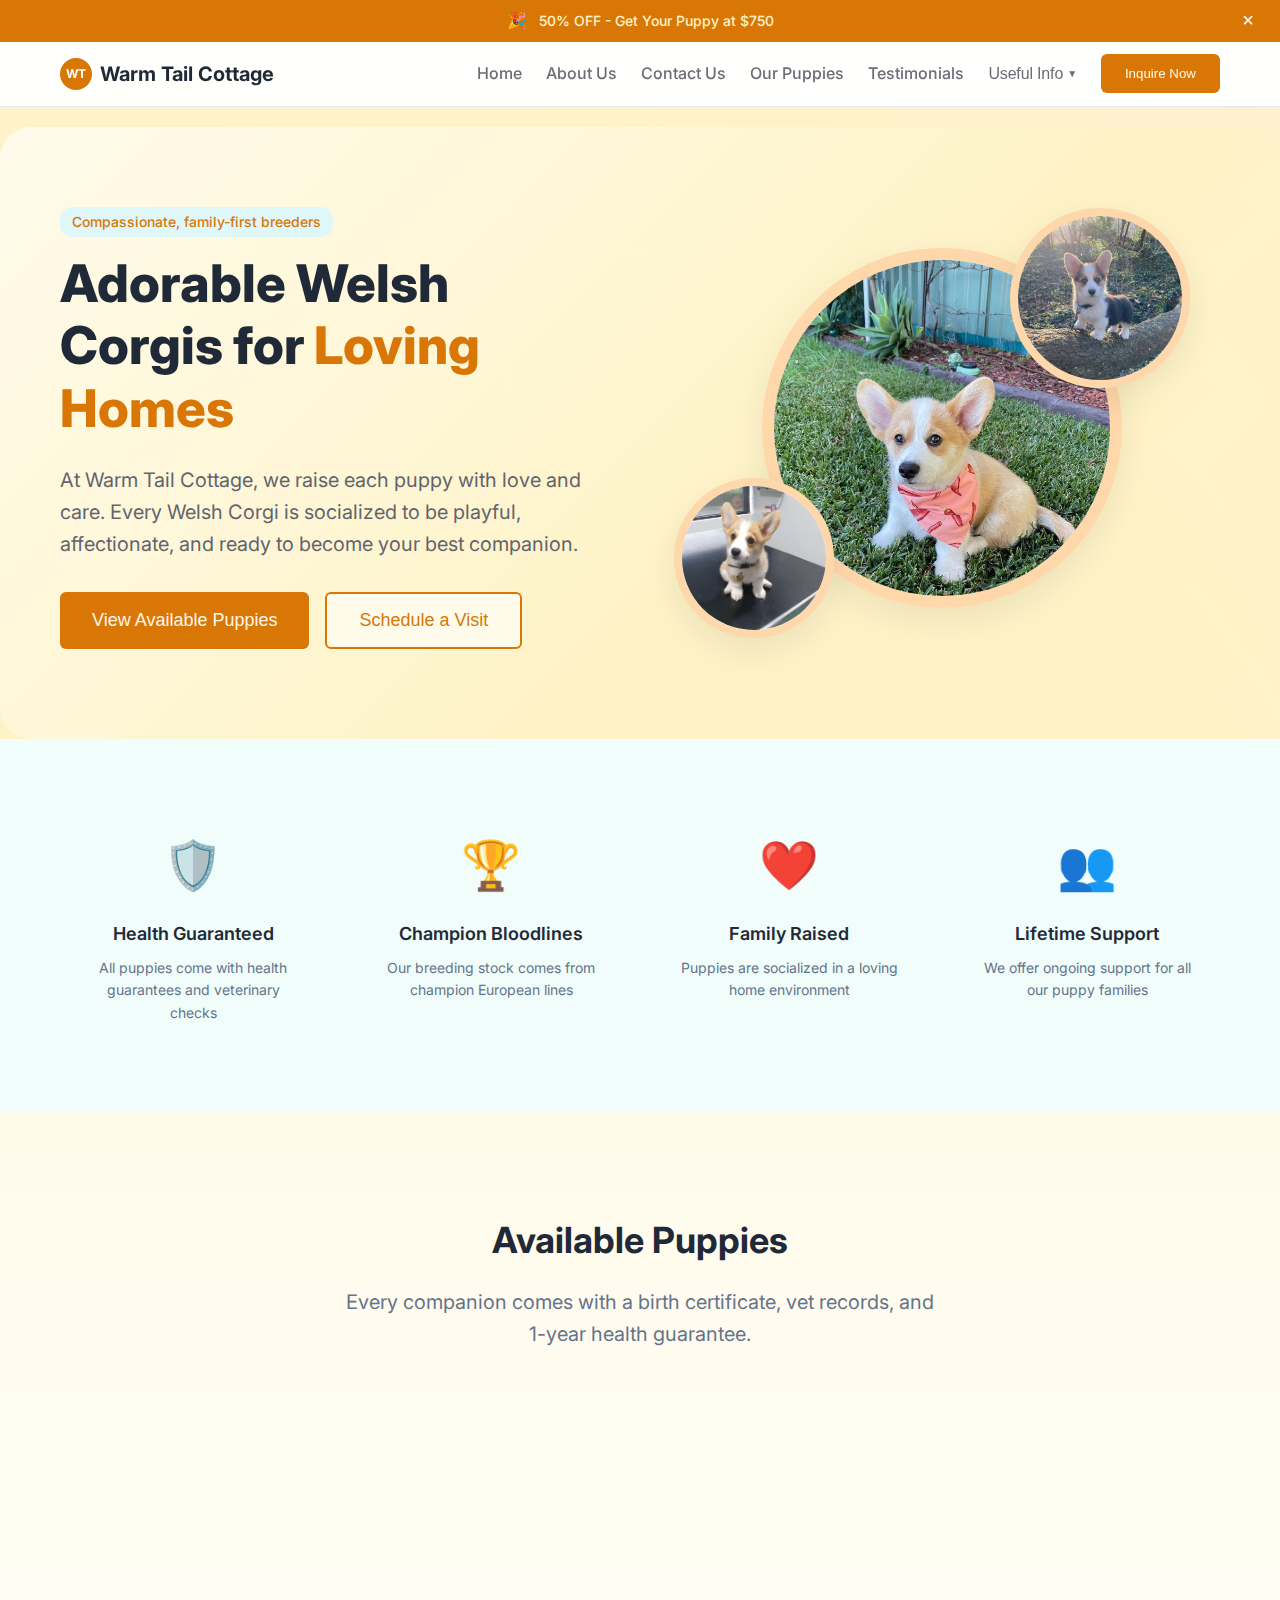
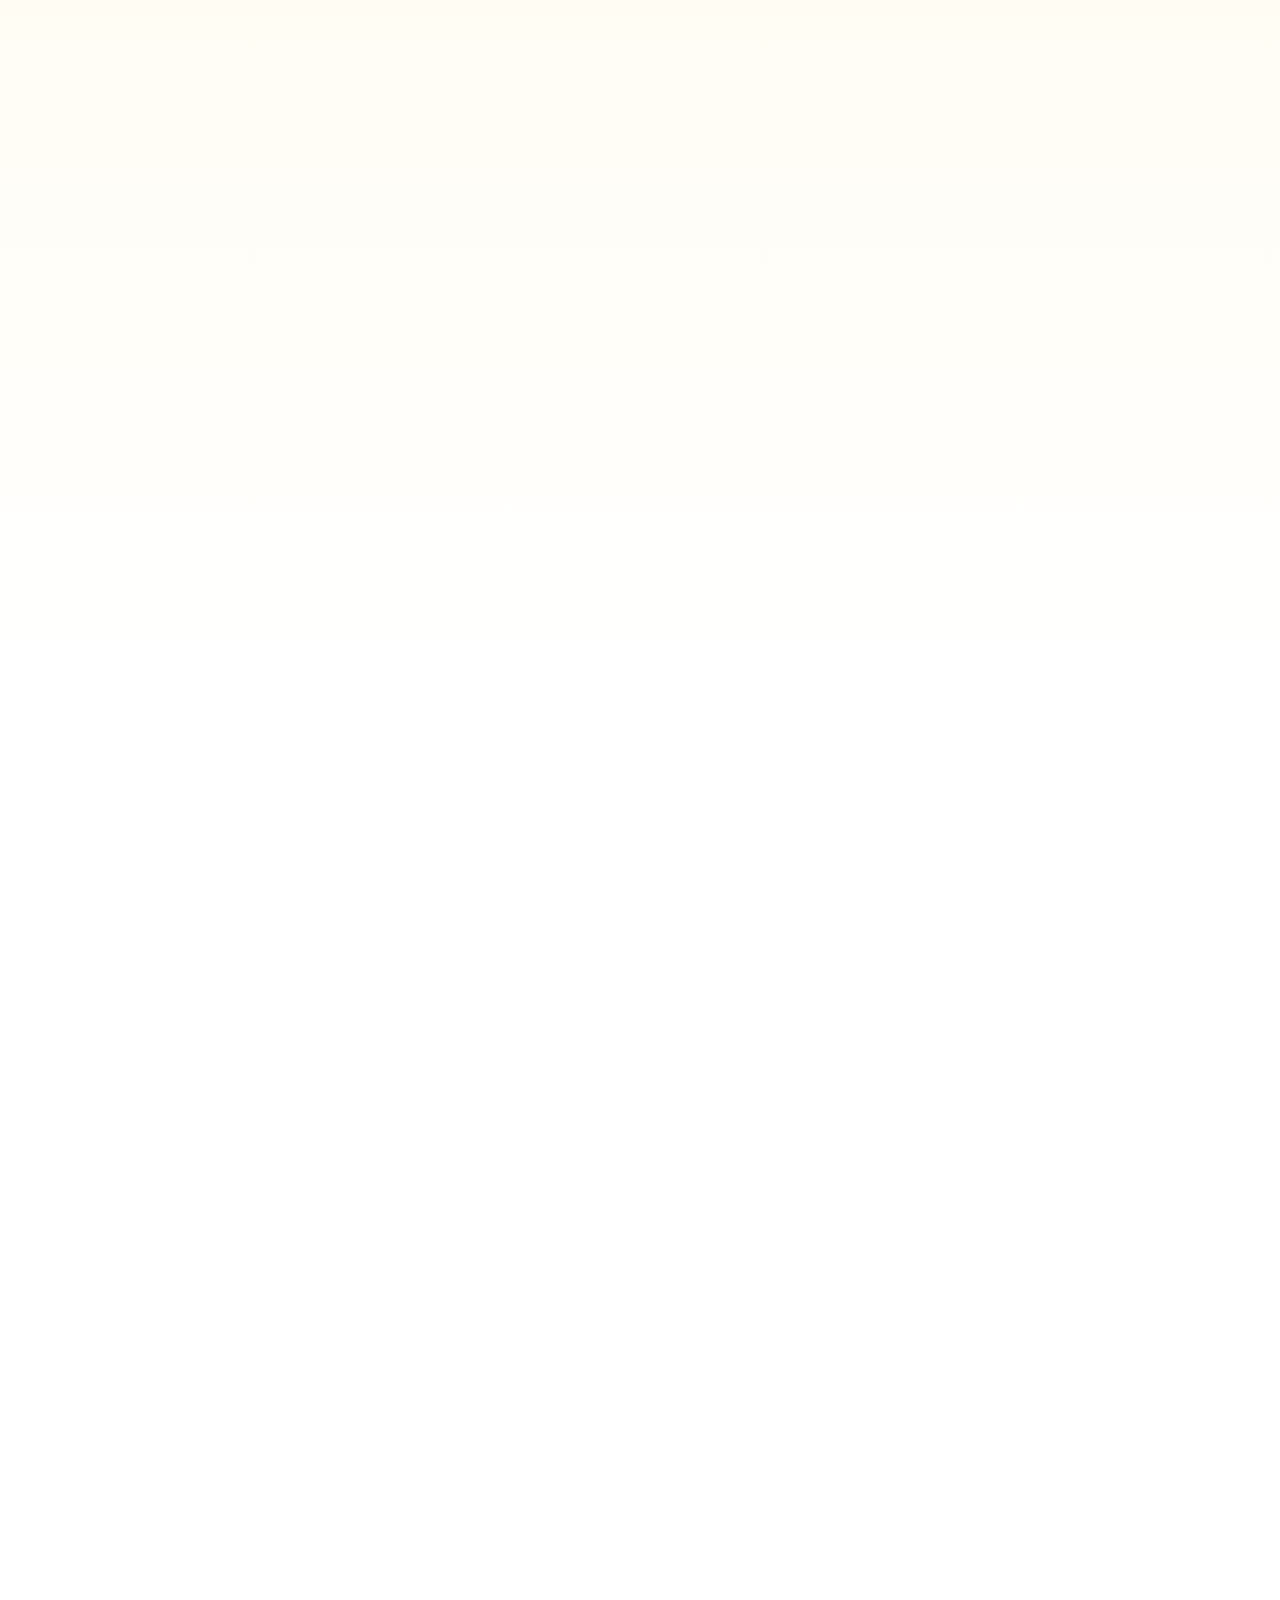
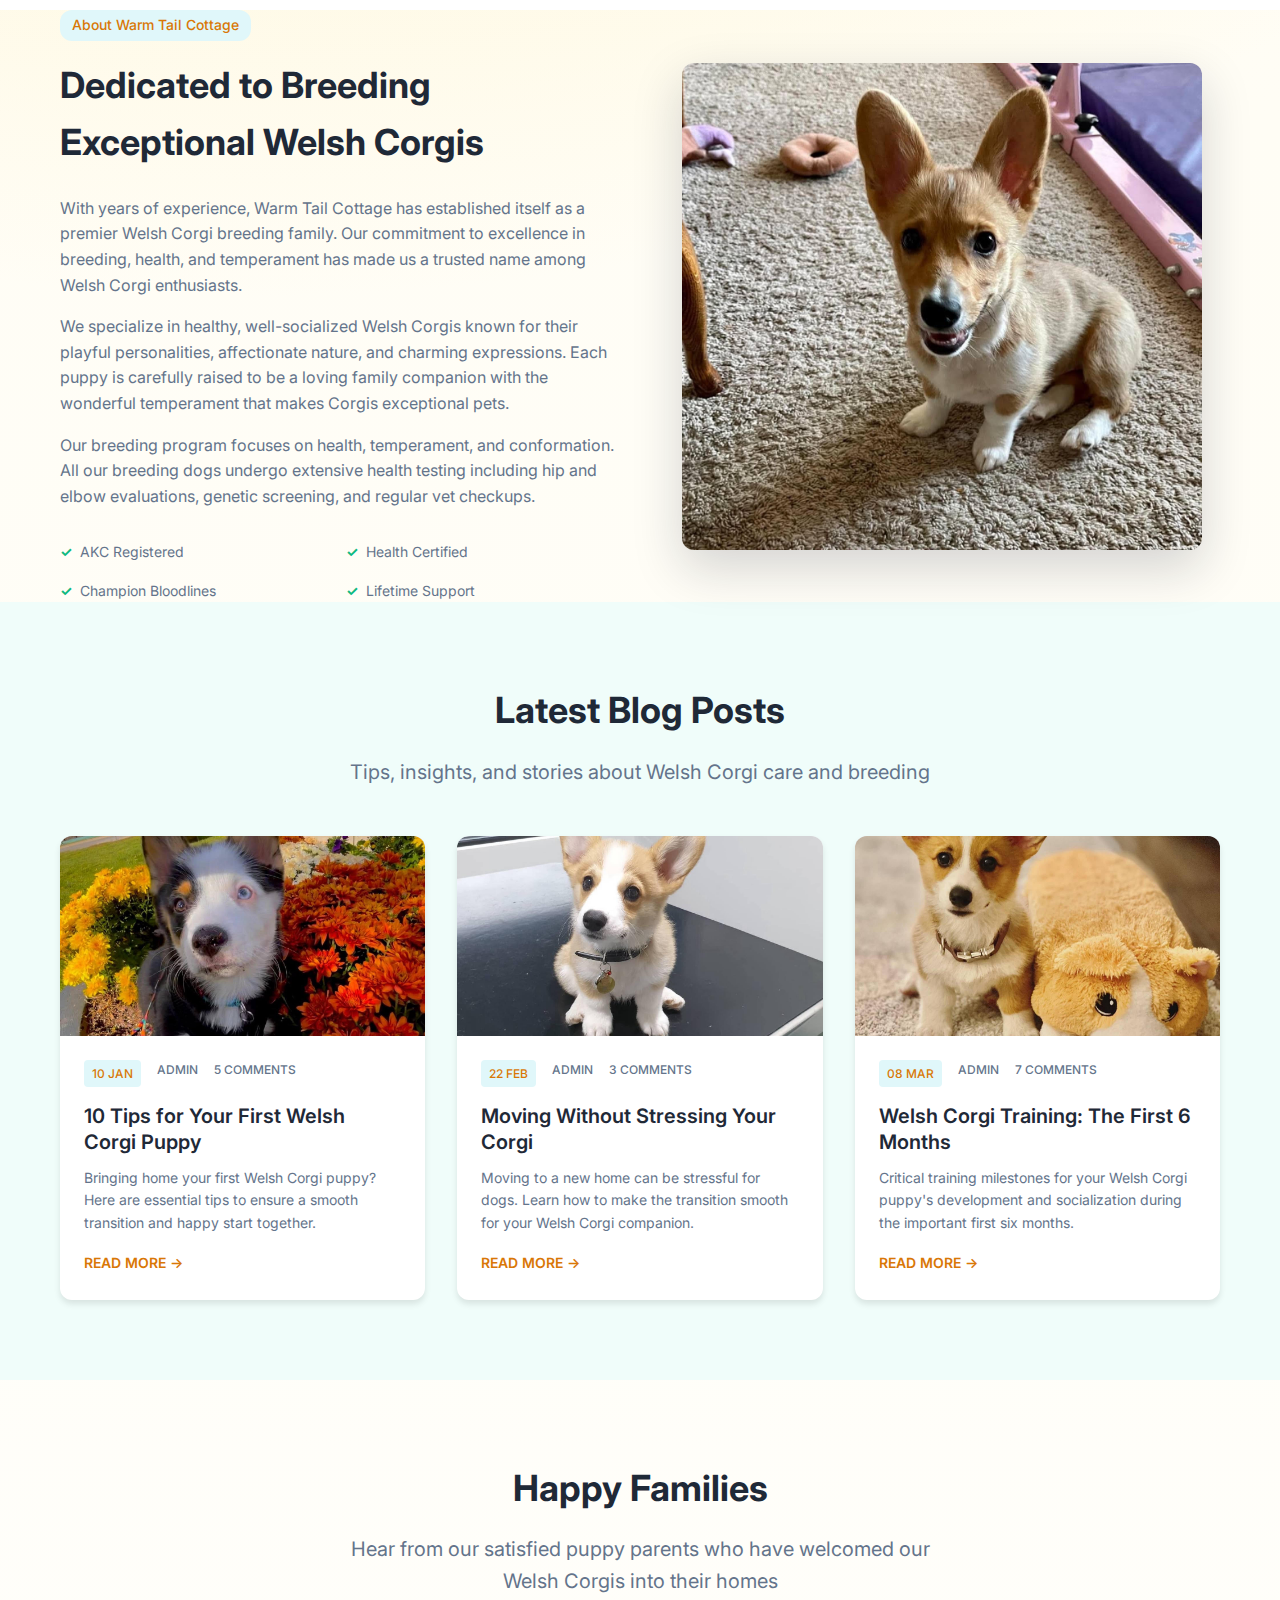
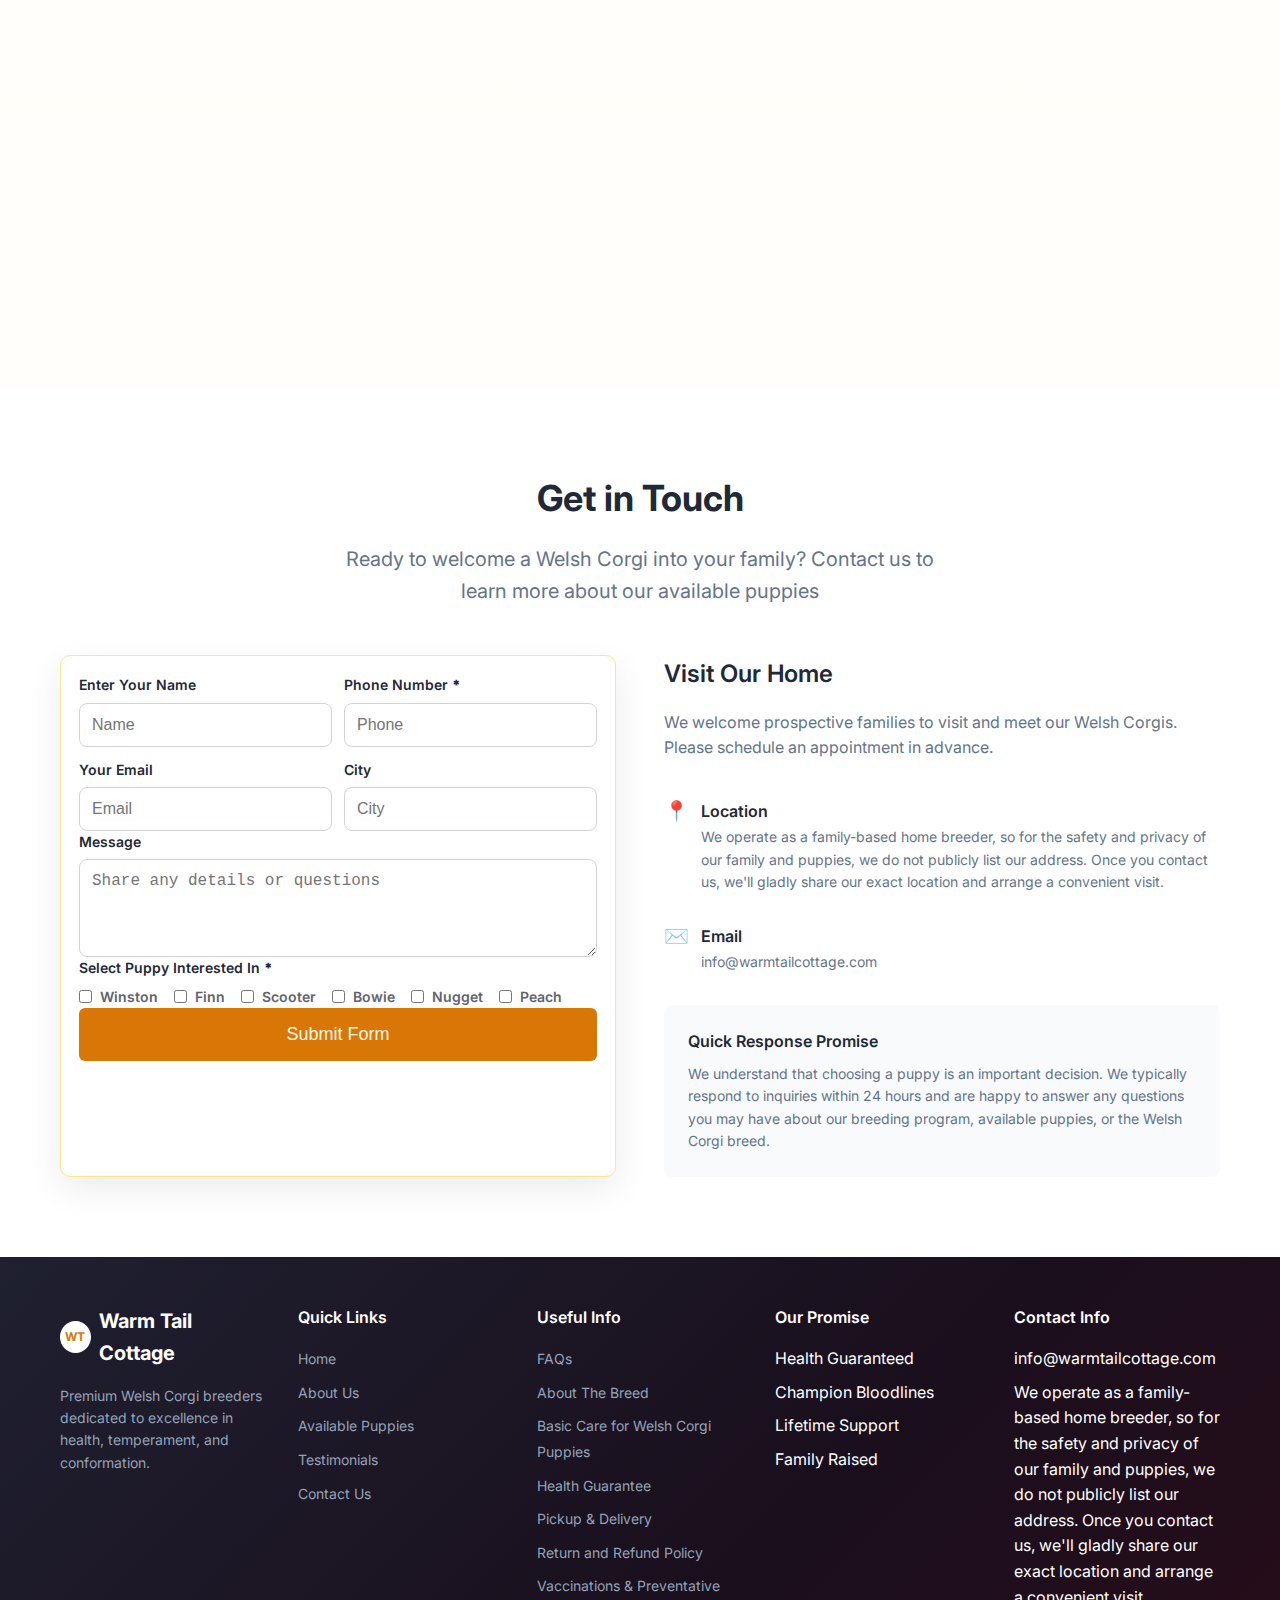
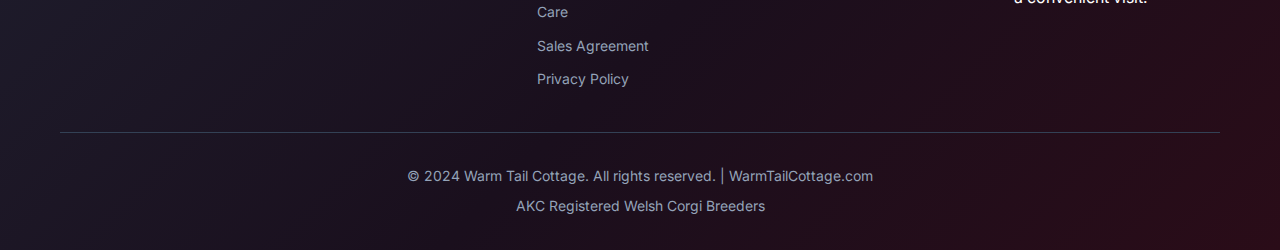
<file: index.html>
<!DOCTYPE html>
<html lang="en">
<head>
    <meta charset="UTF-8">
    <meta name="viewport" content="width=device-width, initial-scale=1.0">
    <title>Warm Tail Cottage - Premium Welsh Corgi Breeders</title>
    <meta name="description" content="Premium Welsh Corgi breeders dedicated to excellence in health, temperament, and conformation. Warm Tail Cottage offers adorable Welsh Corgi puppies for loving homes.">
    <link rel="stylesheet" href="style.css">
    <link rel="preconnect" href="https://fonts.googleapis.com">
    <link rel="preconnect" href="https://fonts.gstatic.com" crossorigin>
    <link href="https://fonts.googleapis.com/css2?family=Inter:wght@300;400;500;600;700;800&display=swap" rel="stylesheet">
</head>
<body>
            <!-- Top Bar with Discount -->
    <div class="top-bar">
        <div class="container">
            <div class="top-bar-content">
                <span class="discount-icon">🎉</span>
                <span class="discount-text">50% OFF - Get Your Puppy at $750</span>
                <button class="discount-close">×</button>
            </div>
        </div>
    </div>

    <!-- Navigation -->
    <nav class="navbar">
        <div class="nav-container">
            <div class="nav-brand">
                <div class="logo">WT</div>
                <span class="brand-name">Warm Tail Cottage</span>
            </div>
            <div class="nav-menu">
                <a href="index.html#home" class="nav-link">Home</a>
                <a href="about.html" class="nav-link">About Us</a>
                <a href="contact.html" class="nav-link">Contact Us</a>
                <a href="available-puppies.html" class="nav-link">Our Puppies</a>
                <a href="reviews.html" class="nav-link">Testimonials</a>

                <!-- Useful Info Dropdown -->
                <div class="dropdown">
                    <button class="nav-link dropdown-btn">
                        Useful Info
                        <span class="dropdown-arrow">▼</span>
                    </button>
                    <div class="dropdown-content">
                        <a href="faqs.html">FAQs</a>
                        <a href="about-breed.html">About The Breed</a>
                        <a href="basic-care.html">Basic Care for Welsh Corgi Puppies</a>
                        <a href="health-guarantee.html">Health Guarantee</a>
                        <a href="pickup-delivery.html">Pickup & Delivery</a>
                        <a href="return-refund.html">Return and Refund Policy</a>
                        <a href="vaccinations.html">Vaccinations & Preventative Care</a>
                        <a href="sales-agreement.html">Sales Agreement</a>
                        <a href="privacy-policy.html">Privacy Policy</a>
                    </div>
                </div>
                <button class="cta-button" onclick="window.location.href='contact.html'">Inquire Now</button>
            </div>

            <!-- Mobile Menu Button -->
            <button class="mobile-menu-btn" aria-label="Open menu">
                <span class="hamburger-line"></span>
                <span class="hamburger-line"></span>
                <span class="hamburger-line"></span>
            </button>
        </div>
    </nav>

    <!-- Mobile Menu Overlay -->
    <div class="mobile-menu-overlay">
        <div class="mobile-menu">
            <button class="mobile-menu-close" aria-label="Close menu">&times;</button>
            <nav class="mobile-nav">
                <a href="index.html#home" class="mobile-nav-link">Home</a>
                <a href="about.html" class="mobile-nav-link">About Us</a>
                <a href="contact.html" class="mobile-nav-link">Contact Us</a>
                <a href="available-puppies.html" class="mobile-nav-link">Our Puppies</a>
                <a href="reviews.html" class="mobile-nav-link">Testimonials</a>

                <div class="mobile-nav-section">
                    <span class="mobile-nav-heading">Useful Info</span>
                    <a href="faqs.html" class="mobile-nav-link sub">FAQs</a>
                    <a href="about-breed.html" class="mobile-nav-link sub">About The Breed</a>
                    <a href="basic-care.html" class="mobile-nav-link sub">Basic Care</a>
                    <a href="health-guarantee.html" class="mobile-nav-link sub">Health Guarantee</a>
                    <a href="pickup-delivery.html" class="mobile-nav-link sub">Pickup & Delivery</a>
                    <a href="return-refund.html" class="mobile-nav-link sub">Return & Refund</a>
                    <a href="vaccinations.html" class="mobile-nav-link sub">Vaccinations</a>
                    <a href="sales-agreement.html" class="mobile-nav-link sub">Sales Agreement</a>
                    <a href="privacy-policy.html" class="mobile-nav-link sub">Privacy Policy</a>
                </div>

                <a href="contact.html" class="mobile-cta-button">Inquire Now</a>
            </nav>
        </div>
    </div>

    <!-- Hero Section -->
    <section id="home" class="hero">
        <div class="container">
            <div class="hero-grid">
                <div class="hero-copy">
                    <span class="badge">Compassionate, family-first breeders</span>
                    <h1 class="hero-title">
                        Adorable Welsh Corgis for
                        <span class="highlight"> Loving Homes</span>
                    </h1>
                    <p class="hero-description">
                        At Warm Tail Cottage, we raise each puppy with love and care. Every Welsh Corgi is socialized to be playful, affectionate, and ready to become your best companion.
                    </p>
                    <div class="hero-buttons">
                        <button class="btn-primary">View Available Puppies</button>
                        <button class="btn-secondary">Schedule a Visit</button>
                    </div>
                </div>

                <div class="hero-visual">
                    <div class="hero-main-image">
                        <img src="public/images/Winston male corgi puppy.jpg" alt="Winston the Welsh Corgi" loading="lazy">
                    </div>
                    <div class="hero-circle top">
                        <img src="public/images/Peach female corgi puppy.jpg" alt="Peach the Welsh Corgi" loading="lazy">
                    </div>
                    <div class="hero-circle bottom">
                        <img src="public/images/Finn male corgi puppy.jpg" alt="Finn the Welsh Corgi" loading="lazy">
                    </div>
                </div>
            </div>
        </div>
    </section>

    <!-- Features Section -->
    <section class="features">
        <div class="container">
            <div class="features-grid">
                <div class="feature-card">
                    <div class="feature-icon">🛡️</div>
                    <h3>Health Guaranteed</h3>
                    <p>All puppies come with health guarantees and veterinary checks</p>
                </div>
                <div class="feature-card">
                    <div class="feature-icon">🏆</div>
                    <h3>Champion Bloodlines</h3>
                    <p>Our breeding stock comes from champion European lines</p>
                </div>
                <div class="feature-card">
                    <div class="feature-icon">❤️</div>
                    <h3>Family Raised</h3>
                    <p>Puppies are socialized in a loving home environment</p>
                </div>
                <div class="feature-card">
                    <div class="feature-icon">👥</div>
                    <h3>Lifetime Support</h3>
                    <p>We offer ongoing support for all our puppy families</p>
                </div>
            </div>
        </div>
    </section>

    <!-- Available Puppies Section -->
    <section id="puppies" class="puppies">
        <div class="container">
            <div class="section-header">
                <h2>Available Puppies</h2>
                <p>Every companion comes with a birth certificate, vet records, and 1-year health guarantee.</p>
            </div>
            
            <div class="puppy-grid">
                <!-- Winston -->
                <article class="puppy-card">
                    <div class="puppy-photo">
                        <img src="public/images/Winston male corgi puppy.jpg" alt="Winston male Welsh Corgi" loading="lazy">
                        <span class="status-pill">Available</span>
                    </div>
                    <div class="puppy-body">
                        <div class="puppy-top">
                            <div>
                                <p class="puppy-label">Male • Welsh Corgi</p>
                                <h3 class="puppy-name">Winston</h3>
                            </div>
                            <div class="price-tag">$750</div>
                        </div>
                        <p class="puppy-meta">Age: 12 Weeks · Ready now</p>
                        <p class="puppy-line">Comes with birth certificate, vet records & 1 Yr health guarantee.</p>
                        <ul class="puppy-perks">
                            <li>Lifetime health guarantee</li>
                            <li>Potty and crate trained starter</li>
                            <li>Up to date vaccinations & de-worming</li>
                            <li>Starter kit included</li>
                        </ul>
                        <div class="puppy-actions">
                            <a class="btn-primary" href="contact.html">Contact Us</a>
                            <a class="btn-secondary text-mobile" href="sms:+12792412992?&body=Hello%20I%20am%20interested%20in%20this%20Welsh%20Corgi%20puppy%20Winston%20%0AWebsite:%20WarmTailCottage.com%0AListing:%20https://warmtailcottage.com/available-puppies">Send Text</a>
                        </div>
                    </div>
                </article>

                <!-- Finn -->
                <article class="puppy-card">
                    <div class="puppy-photo">
                        <img src="public/images/Finn male corgi puppy.jpg" alt="Finn male Welsh Corgi" loading="lazy">
                        <span class="status-pill">Available</span>
                    </div>
                    <div class="puppy-body">
                        <div class="puppy-top">
                            <div>
                                <p class="puppy-label">Male • Welsh Corgi</p>
                                <h3 class="puppy-name">Finn</h3>
                            </div>
                            <div class="price-tag">$750</div>
                        </div>
                        <p class="puppy-meta">Age: 12 Weeks · Ready now</p>
                        <p class="puppy-line">Comes with birth certificate, vet records & 1 Yr health guarantee.</p>
                        <ul class="puppy-perks">
                            <li>Lifetime health guarantee</li>
                            <li>Potty and crate trained starter</li>
                            <li>Up to date vaccinations & de-worming</li>
                            <li>Starter kit included</li>
                        </ul>
                        <div class="puppy-actions">
                            <a class="btn-primary" href="contact.html">Contact Us</a>
                            <a class="btn-secondary text-mobile" href="sms:+12792412992?&body=Hello%20I%20am%20interested%20in%20this%20Welsh%20Corgi%20puppy%20Finn%20%0AWebsite:%20WarmTailCottage.com%0AListing:%20https://warmtailcottage.com/available-puppies">Send Text</a>
                        </div>
                    </div>
                </article>

                <!-- Scooter -->
                <article class="puppy-card">
                    <div class="puppy-photo">
                        <img src="public/images/Scooter male corgi puppy.jpg" alt="Scooter male Welsh Corgi" loading="lazy">
                        <span class="status-pill">Available</span>
                    </div>
                    <div class="puppy-body">
                        <div class="puppy-top">
                            <div>
                                <p class="puppy-label">Male • Welsh Corgi</p>
                                <h3 class="puppy-name">Scooter</h3>
                            </div>
                            <div class="price-tag">$750</div>
                        </div>
                        <p class="puppy-meta">Age: 12 Weeks · Ready now</p>
                        <p class="puppy-line">Comes with birth certificate, vet records & 1 Yr health guarantee.</p>
                        <ul class="puppy-perks">
                            <li>Lifetime health guarantee</li>
                            <li>Potty and crate trained starter</li>
                            <li>Up to date vaccinations & de-worming</li>
                            <li>Starter kit included</li>
                        </ul>
                        <div class="puppy-actions">
                            <a class="btn-primary" href="contact.html">Contact Us</a>
                            <a class="btn-secondary text-mobile" href="sms:+12792412992?&body=Hello%20I%20am%20interested%20in%20this%20Welsh%20Corgi%20puppy%20Scooter%20%0AWebsite:%20WarmTailCottage.com%0AListing:%20https://warmtailcottage.com/available-puppies">Send Text</a>
                        </div>
                    </div>
                </article>

                <!-- Bowie -->
                <article class="puppy-card">
                    <div class="puppy-photo">
                        <img src="public/images/Bowie female corgi puppy.jpg" alt="Bowie female Welsh Corgi" loading="lazy">
                        <span class="status-pill">Available</span>
                    </div>
                    <div class="puppy-body">
                        <div class="puppy-top">
                            <div>
                                <p class="puppy-label">Female • Welsh Corgi</p>
                                <h3 class="puppy-name">Bowie</h3>
                            </div>
                            <div class="price-tag">$750</div>
                        </div>
                        <p class="puppy-meta">Age: 12 Weeks · Ready now</p>
                        <p class="puppy-line">Comes with birth certificate, vet records & 1 Yr health guarantee.</p>
                        <ul class="puppy-perks">
                            <li>Lifetime health guarantee</li>
                            <li>Potty and crate trained starter</li>
                            <li>Up to date vaccinations & de-worming</li>
                            <li>Starter kit included</li>
                        </ul>
                        <div class="puppy-actions">
                            <a class="btn-primary" href="contact.html">Contact Us</a>
                            <a class="btn-secondary text-mobile" href="sms:+12792412992?&body=Hello%20I%20am%20interested%20in%20this%20Welsh%20Corgi%20puppy%20Bowie%20%0AWebsite:%20WarmTailCottage.com%0AListing:%20https://warmtailcottage.com/available-puppies">Send Text</a>
                        </div>
                    </div>
                </article>

                <!-- Nugget -->
                <article class="puppy-card">
                    <div class="puppy-photo">
                        <img src="public/images/Nugget female corgi puppy.jpg" alt="Nugget female Welsh Corgi" loading="lazy">
                        <span class="status-pill">Available</span>
                    </div>
                    <div class="puppy-body">
                        <div class="puppy-top">
                            <div>
                                <p class="puppy-label">Female • Welsh Corgi</p>
                                <h3 class="puppy-name">Nugget</h3>
                            </div>
                            <div class="price-tag">$750</div>
                        </div>
                        <p class="puppy-meta">Age: 12 Weeks · Ready now</p>
                        <p class="puppy-line">Comes with birth certificate, vet records & 1 Yr health guarantee.</p>
                        <ul class="puppy-perks">
                            <li>Lifetime health guarantee</li>
                            <li>Potty and crate trained starter</li>
                            <li>Up to date vaccinations & de-worming</li>
                            <li>Starter kit included</li>
                        </ul>
                        <div class="puppy-actions">
                            <a class="btn-primary" href="contact.html">Contact Us</a>
                            <a class="btn-secondary text-mobile" href="sms:+12792412992?&body=Hello%20I%20am%20interested%20in%20this%20Welsh%20Corgi%20puppy%20Nugget%20%0AWebsite:%20WarmTailCottage.com%0AListing:%20https://warmtailcottage.com/available-puppies">Send Text</a>
                        </div>
                    </div>
                </article>

                <!-- Peach -->
                <article class="puppy-card">
                    <div class="puppy-photo">
                        <img src="public/images/Peach female corgi puppy.jpg" alt="Peach female Welsh Corgi" loading="lazy">
                        <span class="status-pill">Available</span>
                    </div>
                    <div class="puppy-body">
                        <div class="puppy-top">
                            <div>
                                <p class="puppy-label">Female • Welsh Corgi</p>
                                <h3 class="puppy-name">Peach</h3>
                            </div>
                            <div class="price-tag">$750</div>
                        </div>
                        <p class="puppy-meta">Age: 12 Weeks · Ready now</p>
                        <p class="puppy-line">Comes with birth certificate, vet records & 1 Yr health guarantee.</p>
                        <ul class="puppy-perks">
                            <li>Lifetime health guarantee</li>
                            <li>Potty and crate trained starter</li>
                            <li>Up to date vaccinations & de-worming</li>
                            <li>Starter kit included</li>
                        </ul>
                        <div class="puppy-actions">
                            <a class="btn-primary" href="contact.html">Contact Us</a>
                            <a class="btn-secondary text-mobile" href="sms:+12792412992?&body=Hello%20I%20am%20interested%20in%20this%20Welsh%20Corgi%20puppy%20Peach%20%0AWebsite:%20WarmTailCottage.com%0AListing:%20https://warmtailcottage.com/available-puppies">Send Text</a>
                        </div>
                    </div>
                </article>

            </div>
        </div>
    </section>

    <!-- About Us Section -->
    <section id="about" class="about">
        <div class="container">
            <div class="about-content">
                <div class="about-text">
                    <span class="badge">About Warm Tail Cottage</span>
                    <h2>Dedicated to Breeding Exceptional Welsh Corgis</h2>
                    <div class="about-paragraphs">
                        <p>
                            With years of experience, Warm Tail Cottage has established itself as a premier
                            Welsh Corgi breeding family. Our commitment to excellence in breeding, health, and temperament
                            has made us a trusted name among Welsh Corgi enthusiasts.
                        </p>
                        <p>
                            We specialize in healthy, well-socialized Welsh Corgis known for their playful personalities,
                            affectionate nature, and charming expressions. Each puppy is carefully raised to be a loving
                            family companion with the wonderful temperament that makes Corgis exceptional pets.
                        </p>
                        <p>
                            Our breeding program focuses on health, temperament, and conformation. All our breeding dogs
                            undergo extensive health testing including hip and elbow evaluations, genetic screening, and regular vet checkups.
                        </p>
                    </div>

                    <div class="certifications">
                        <div class="cert-item">
                            <span class="check-icon">✓</span>
                            <span>AKC Registered</span>
                        </div>
                        <div class="cert-item">
                            <span class="check-icon">✓</span>
                            <span>Health Certified</span>
                        </div>
                        <div class="cert-item">
                            <span class="check-icon">✓</span>
                            <span>Champion Bloodlines</span>
                        </div>
                        <div class="cert-item">
                            <span class="check-icon">✓</span>
                            <span>Lifetime Support</span>
                        </div>
                    </div>
                </div>
                <div class="about-image">
                    <img src="public/images/Bowie female corgi puppy.jpg" alt="Welsh Corgi from Warm Tail Cottage" loading="lazy">
                </div>
            </div>
        </div>
    </section>

    <!-- Blog Section -->
    <section id="blog" class="blog">
        <div class="container">
            <div class="section-header">
                <h2>Latest Blog Posts</h2>
                <p>Tips, insights, and stories about Welsh Corgi care and breeding</p>
            </div>

            <div class="blog-grid">
                <article class="blog-card">
                    <div class="blog-image">
                        <img src="public/images/Scooter male corgi puppy.jpg" alt="Welsh Corgi puppy">
                    </div>
                    <div class="blog-content">
                        <div class="blog-meta">
                            <span class="blog-date">10 JAN</span>
                            <span class="blog-author">ADMIN</span>
                            <span class="blog-comments">5 COMMENTS</span>
                        </div>
                        <h3 class="blog-title">10 Tips for Your First Welsh Corgi Puppy</h3>
                        <p class="blog-excerpt">
                            Bringing home your first Welsh Corgi puppy? Here are essential tips to ensure a smooth transition and happy start together.
                        </p>
                        <a href="#" class="blog-read-more">READ MORE</a>
                    </div>
                </article>

                <article class="blog-card">
                    <div class="blog-image">
                        <img src="public/images/Finn male corgi puppy.jpg" alt="Welsh Corgi playing">
                    </div>
                    <div class="blog-content">
                        <div class="blog-meta">
                            <span class="blog-date">22 FEB</span>
                            <span class="blog-author">ADMIN</span>
                            <span class="blog-comments">3 COMMENTS</span>
                        </div>
                        <h3 class="blog-title">Moving Without Stressing Your Corgi</h3>
                        <p class="blog-excerpt">
                            Moving to a new home can be stressful for dogs. Learn how to make the transition smooth for your Welsh Corgi companion.
                        </p>
                        <a href="#" class="blog-read-more">READ MORE</a>
                    </div>
                </article>

                <article class="blog-card">
                    <div class="blog-image">
                        <img src="public/images/Nugget female corgi puppy.jpg" alt="Welsh Corgi training">
                    </div>
                    <div class="blog-content">
                        <div class="blog-meta">
                            <span class="blog-date">08 MAR</span>
                            <span class="blog-author">ADMIN</span>
                            <span class="blog-comments">7 COMMENTS</span>
                        </div>
                        <h3 class="blog-title">Welsh Corgi Training: The First 6 Months</h3>
                        <p class="blog-excerpt">
                            Critical training milestones for your Welsh Corgi puppy's development and socialization during the important first six months.
                        </p>
                        <a href="#" class="blog-read-more">READ MORE</a>
                    </div>
                </article>
            </div>
        </div>
    </section>

    <!-- Testimonials Section -->
    <section id="testimonials" class="testimonials">
        <div class="container">
            <div class="section-header">
                <h2>Happy Families</h2>
                <p>Hear from our satisfied puppy parents who have welcomed our Welsh Corgis into their homes</p>
            </div>

            <div class="testimonials-grid">
                <div class="testimonial-card">
                    <div class="stars">⭐⭐⭐⭐⭐</div>
                    <p class="testimonial-text">
                        "Our Welsh Corgi from Warm Tail Cottage is the most adorable and playful companion we could have asked for. Excellent breeding program!"
                    </p>
                    <div class="testimonial-author">
                        <div class="author-avatar"></div>
                        <div class="author-info">
                            <p class="author-name">Sarah Johnson</p>
                            <p class="author-title">Proud Corgi Parent</p>
                        </div>
                    </div>
                </div>

                <div class="testimonial-card">
                    <div class="stars">⭐⭐⭐⭐⭐</div>
                    <p class="testimonial-text">
                        "Professional breeders who truly care about their dogs. Our puppy is healthy, well-socialized, and has the sweetest personality."
                    </p>
                    <div class="testimonial-author">
                        <div class="author-avatar"></div>
                        <div class="author-info">
                            <p class="author-name">Michael Rodriguez</p>
                            <p class="author-title">Proud Corgi Parent</p>
                        </div>
                    </div>
                </div>

                <div class="testimonial-card">
                    <div class="stars">⭐⭐⭐⭐⭐</div>
                    <p class="testimonial-text">
                        "The quality and temperament of our Welsh Corgi exceeded all expectations. The ongoing support from the breeders has been invaluable."
                    </p>
                    <div class="testimonial-author">
                        <div class="author-avatar"></div>
                        <div class="author-info">
                            <p class="author-name">Emily Chen</p>
                            <p class="author-title">Proud Corgi Parent</p>
                        </div>
                    </div>
                </div>
            </div>
        </div>
    </section>

    <!-- Contact Section -->
    <section id="contact" class="contact">
        <div class="container">
            <div class="section-header">
                <h2>Get in Touch</h2>
                <p>Ready to welcome a Welsh Corgi into your family? Contact us to learn more about our available puppies</p>
            </div>

            <div class="contact-content">
                <div class="contact-form-page">
                    <form id="inquiryForm" class="web3form" action="https://api.web3forms.com/submit" method="POST">
                        <input type="hidden" name="access_key" value="178b505f-e901-42d0-9e7e-6d04fac56dbf">
                        <input type="hidden" name="replyto">
                        <input type="hidden" name="formName" value="Homepage Contact">
                        <input type="hidden" name="subject" value="Warm Tail Cottage Contact Form">
                        <input type="hidden" name="from_name" value="Warm Tail Cottage Website">
                        <input type="hidden" name="redirect" value="thank-you.html">
                        <div class="form-grid">
                            <label class="field">
                                <span>Enter Your Name</span>
                                <input type="text" name="name" placeholder="Name" required>
                            </label>
                            <label class="field">
                                <span>Phone Number <b>*</b></span>
                                <input type="tel" name="phone" placeholder="Phone" required>
                            </label>
                            <label class="field">
                                <span>Your Email</span>
                                <input type="email" name="email" placeholder="Email" required>
                            </label>
                            <label class="field">
                                <span>City</span>
                                <input type="text" name="city" placeholder="City">
                            </label>
                        </div>
                        <label class="field">
                            <span>Message</span>
                            <textarea name="message" rows="4" placeholder="Share any details or questions"></textarea>
                        </label>
                        <div class="field">
                            <span>Select Puppy Interested In <b>*</b></span>
                            <div class="puppy-checkboxes">
                                <label><input type="checkbox" name="puppy" value="Winston"> Winston</label>
                                <label><input type="checkbox" name="puppy" value="Finn"> Finn</label>
                                <label><input type="checkbox" name="puppy" value="Scooter"> Scooter</label>
                                <label><input type="checkbox" name="puppy" value="Bowie"> Bowie</label>
                                <label><input type="checkbox" name="puppy" value="Nugget"> Nugget</label>
                                <label><input type="checkbox" name="puppy" value="Peach"> Peach</label>
                            </div>
                        </div>
                        <button type="submit" class="btn-primary full-width">Submit Form</button>
                        <div class="form-message form-status" aria-live="polite"></div>
                    </form>
                </div>

                <div class="contact-info">
                    <h3>Visit Our Home</h3>
                    <p class="visit-description">
                        We welcome prospective families to visit and meet our Welsh Corgis.
                        Please schedule an appointment in advance.
                    </p>

                    <div class="contact-details">
                        <div class="contact-item">
                            <span class="contact-icon">📍</span>
                            <div>
                                <p class="contact-label">Location</p>
                                <p class="contact-value">We operate as a family-based home breeder, so for the safety and privacy of our family and puppies, we do not publicly list our address. Once you contact us, we'll gladly share our exact location and arrange a convenient visit.</p>
                            </div>
                        </div>

                        <div class="contact-item">
                            <span class="contact-icon">✉️</span>
                            <div>
                                <p class="contact-label">Email</p>
                                <p class="contact-value">info@warmtailcottage.com</p>
                            </div>
                        </div>
                    </div>

                    <div class="response-promise">
                        <h4>Quick Response Promise</h4>
                        <p>
                            We understand that choosing a puppy is an important decision. We typically respond to
                            inquiries within 24 hours and are happy to answer any questions you may have about our
                            breeding program, available puppies, or the Welsh Corgi breed.
                        </p>
                    </div>
                </div>
            </div>
        </div>
    </section>

            <!-- Footer -->
    <footer class="footer">
        <div class="container">
            <div class="footer-grid">
                <div class="footer-column">
                    <div class="footer-brand">
                        <div class="logo">WT</div>
                        <span class="brand-name">Warm Tail Cottage</span>
                    </div>
                    <p class="footer-description">
                        Premium Welsh Corgi breeders dedicated to excellence in health, temperament, and conformation.
                    </p>
                </div>

                <div class="footer-column">
                    <h4>Quick Links</h4>
                    <ul>
                        <li><a href="index.html#home">Home</a></li>
                        <li><a href="about.html">About Us</a></li>
                        <li><a href="available-puppies.html">Available Puppies</a></li>
                        <li><a href="reviews.html">Testimonials</a></li>
                        <li><a href="contact.html">Contact Us</a></li>
                    </ul>
                </div>

                <div class="footer-column">
                    <h4>Useful Info</h4>
                    <ul>
                        <li><a href="faqs.html">FAQs</a></li>
                        <li><a href="about-breed.html">About The Breed</a></li>
                        <li><a href="basic-care.html">Basic Care for Welsh Corgi Puppies</a></li>
                        <li><a href="health-guarantee.html">Health Guarantee</a></li>
                        <li><a href="pickup-delivery.html">Pickup & Delivery</a></li>
                        <li><a href="return-refund.html">Return and Refund Policy</a></li>
                        <li><a href="vaccinations.html">Vaccinations & Preventative Care</a></li>
                        <li><a href="sales-agreement.html">Sales Agreement</a></li>
                        <li><a href="privacy-policy.html">Privacy Policy</a></li>
                    </ul>
                </div>

                <div class="footer-column">
                    <h4>Our Promise</h4>
                    <ul>
                        <li>Health Guaranteed</li>
                        <li>Champion Bloodlines</li>
                        <li>Lifetime Support</li>
                        <li>Family Raised</li>
                    </ul>
                </div>

                <div class="footer-column">
                    <h4>Contact Info</h4>
                    <ul>
                        <li>info@warmtailcottage.com</li>
                        <li>We operate as a family-based home breeder, so for the safety and privacy of our family and puppies, we do not publicly list our address. Once you contact us, we'll gladly share our exact location and arrange a convenient visit.</li>
                    </ul>
                </div>
            </div>

            <div class="footer-bottom">
                <p>© 2024 Warm Tail Cottage. All rights reserved. | WarmTailCottage.com</p>
                <p>AKC Registered Welsh Corgi Breeders</p>
            </div>
        </div>
    </footer>

    <script src="script.js"></script>
</body>
</html>
</file>
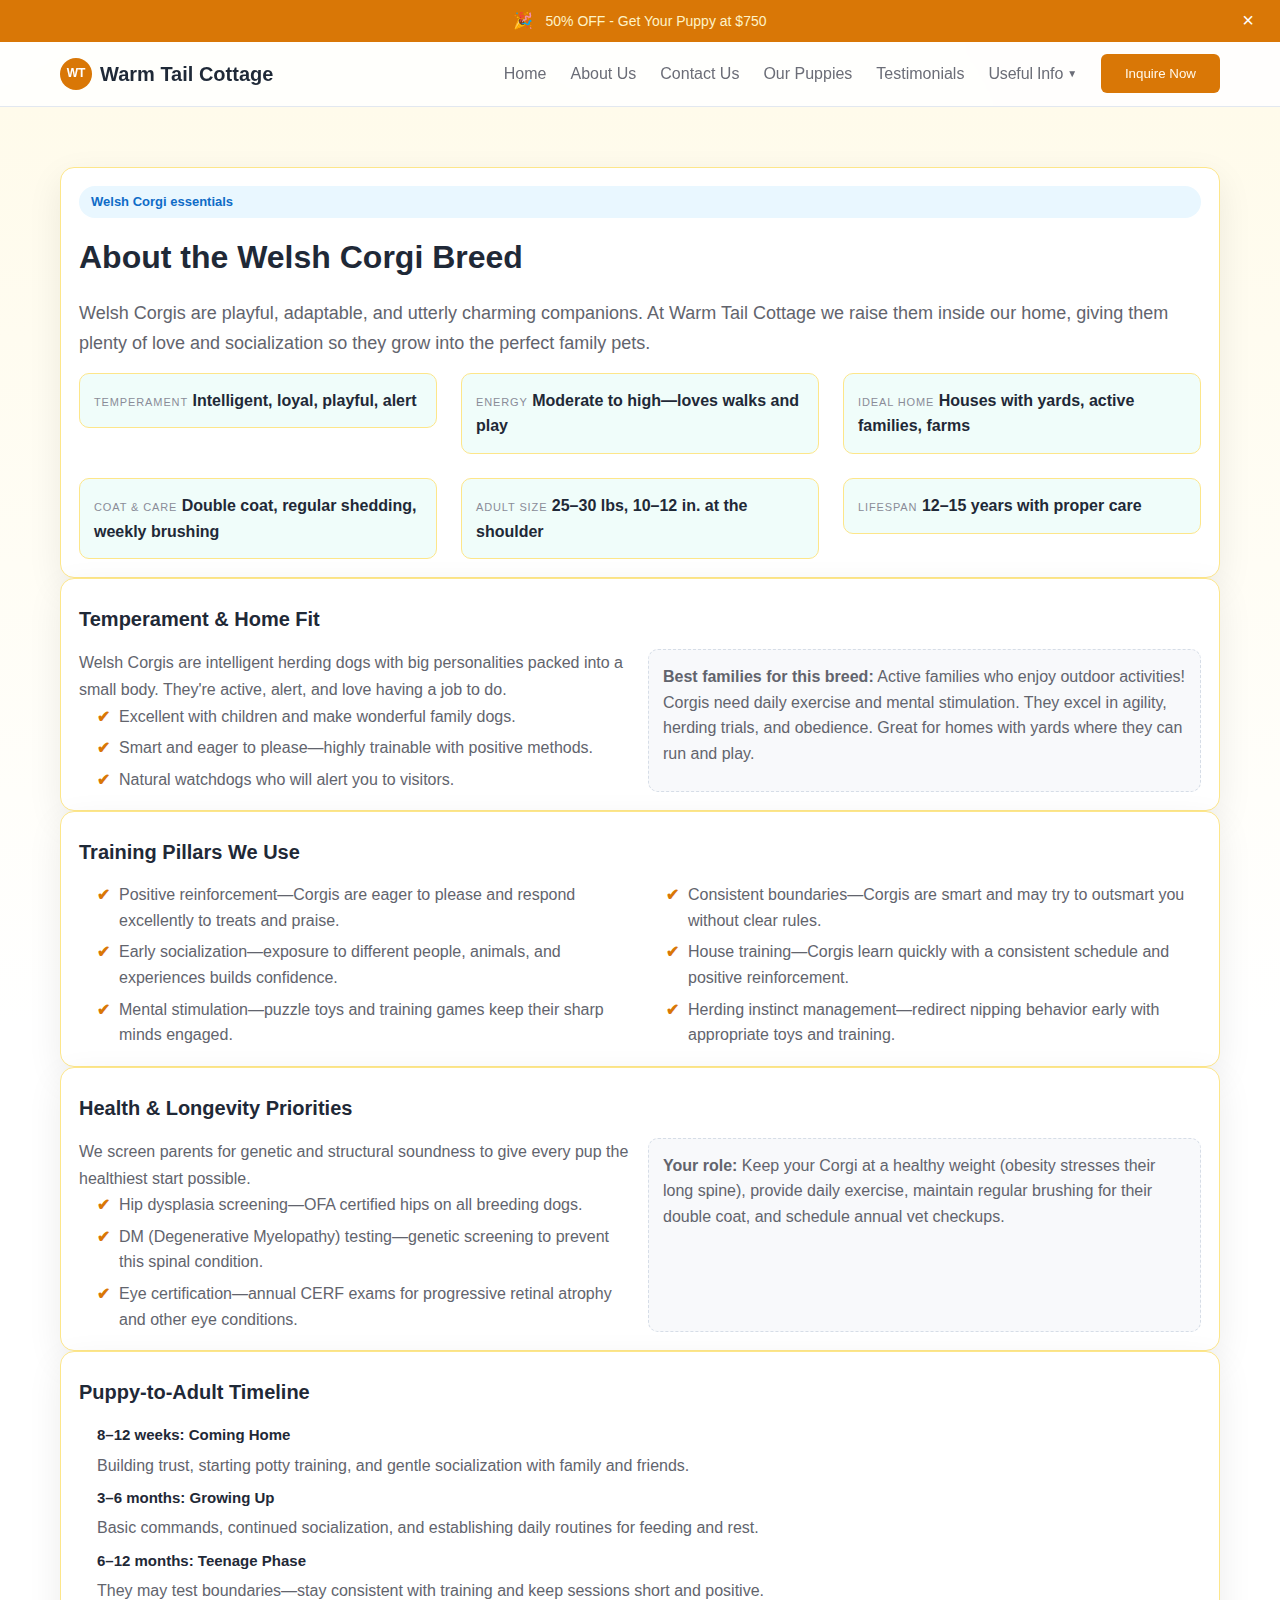
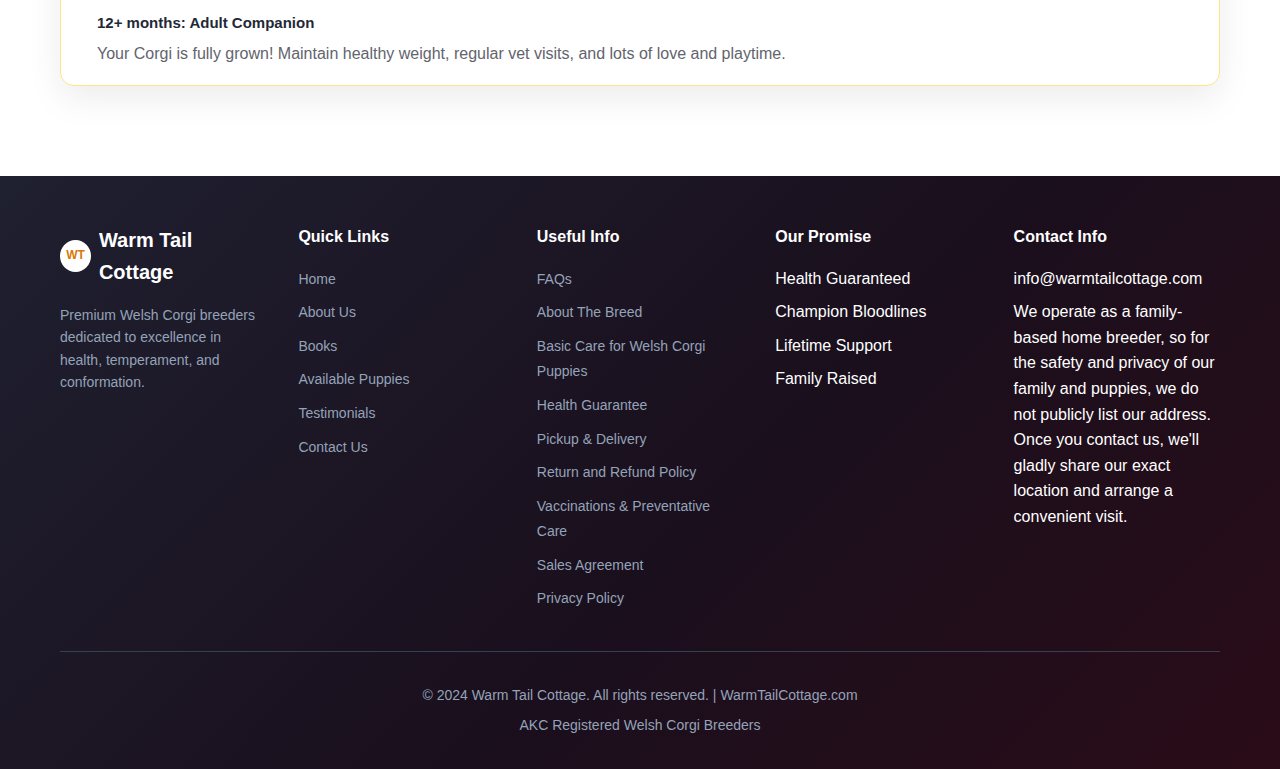
<file: about-breed.html>
<!DOCTYPE html>
<html lang="en">
<head>
    <meta charset="UTF-8">
    <meta name="viewport" content="width=device-width, initial-scale=1.0">
    <title>Welsh Corgi Breed Guide | Warm Tail Cottage</title>
    <meta name="description" content="Temperament, training, and health essentials for Welsh Corgis from Warm Tail Cottage, family breeders with 25+ years of experience.">
    <link rel="stylesheet" href="style.css">
</head>
<body>
            <!-- Top Bar with Discount -->
    <div class="top-bar">
        <div class="container">
            <div class="top-bar-content">
                <span class="discount-icon">🎉</span>
                <span class="discount-text">50% OFF - Get Your Puppy at $750</span>
                <button class="discount-close">×</button>
            </div>
        </div>
    </div>

    <!-- Navigation -->
    <nav class="navbar">
        <div class="nav-container">
            <div class="nav-brand">
                <div class="logo">WT</div>
                <span class="brand-name">Warm Tail Cottage</span>
            </div>
            <div class="nav-menu">
                <a href="index.html#home" class="nav-link">Home</a>
                <a href="about.html" class="nav-link">About Us</a>
                <a href="contact.html" class="nav-link">Contact Us</a>
                <a href="available-puppies.html" class="nav-link">Our Puppies</a>
                <a href="reviews.html" class="nav-link">Testimonials</a>
                
                <!-- Useful Info Dropdown -->
                <div class="dropdown">
                    <button class="nav-link dropdown-btn">
                        Useful Info
                        <span class="dropdown-arrow">▼</span>
                    </button>
                    <div class="dropdown-content">
                        <a href="faqs.html">FAQs</a>
                        <a href="about-breed.html">About The Breed</a>
                        <a href="basic-care.html">Basic Care for Welsh Corgi Puppies</a>
                        <a href="health-guarantee.html">Health Guarantee</a>
                        <a href="pickup-delivery.html">Pickup & Delivery</a>
                        <a href="return-refund.html">Return and Refund Policy</a>
                        <a href="vaccinations.html">Vaccinations & Preventative Care</a>
                        <a href="sales-agreement.html">Sales Agreement</a>
                        <a href="privacy-policy.html">Privacy Policy</a>
                    </div>
                </div>
                <button class="cta-button" onclick="window.location.href='contact.html'">Inquire Now</button>
            </div>

            <!-- Mobile Menu Button -->
            <button class="mobile-menu-btn" aria-label="Open menu">
                <span class="hamburger-line"></span>
                <span class="hamburger-line"></span>
                <span class="hamburger-line"></span>
            </button>
        </div>
    </nav>

    <!-- Mobile Menu Overlay -->
    <div class="mobile-menu-overlay">
        <div class="mobile-menu">
            <button class="mobile-menu-close" aria-label="Close menu">&times;</button>
            <nav class="mobile-nav">
                <a href="index.html#home" class="mobile-nav-link">Home</a>
                <a href="about.html" class="mobile-nav-link">About Us</a>
                <a href="contact.html" class="mobile-nav-link">Contact Us</a>
                <a href="available-puppies.html" class="mobile-nav-link">Our Puppies</a>
                <a href="reviews.html" class="mobile-nav-link">Testimonials</a>

                <div class="mobile-nav-section">
                    <span class="mobile-nav-heading">Useful Info</span>
                    <a href="faqs.html" class="mobile-nav-link sub">FAQs</a>
                    <a href="about-breed.html" class="mobile-nav-link sub">About The Breed</a>
                    <a href="basic-care.html" class="mobile-nav-link sub">Basic Care</a>
                    <a href="health-guarantee.html" class="mobile-nav-link sub">Health Guarantee</a>
                    <a href="pickup-delivery.html" class="mobile-nav-link sub">Pickup & Delivery</a>
                    <a href="return-refund.html" class="mobile-nav-link sub">Return & Refund</a>
                    <a href="vaccinations.html" class="mobile-nav-link sub">Vaccinations</a>
                    <a href="sales-agreement.html" class="mobile-nav-link sub">Sales Agreement</a>
                    <a href="privacy-policy.html" class="mobile-nav-link sub">Privacy Policy</a>
                </div>

                <a href="contact.html" class="mobile-cta-button">Inquire Now</a>
            </nav>
        </div>
    </div>

    <main class="info-page">
        <div class="container">
            <div class="info-card">
                <div class="pill-tag">Welsh Corgi essentials</div>
                <h1>About the Welsh Corgi Breed</h1>
                <p class="info-lede">
                    Welsh Corgis are playful, adaptable, and utterly charming companions. At Warm Tail Cottage we raise them inside our home, giving them plenty of love and socialization so they grow into the perfect family pets.
                </p>
                <div class="info-grid">
                    <div class="stat-card">
                        <span class="stat-label">Temperament</span>
                        <span class="stat-value">Intelligent, loyal, playful, alert</span>
                    </div>
                    <div class="stat-card">
                        <span class="stat-label">Energy</span>
                        <span class="stat-value">Moderate to high—loves walks and play</span>
                    </div>
                    <div class="stat-card">
                        <span class="stat-label">Ideal Home</span>
                        <span class="stat-value">Houses with yards, active families, farms</span>
                    </div>
                    <div class="stat-card">
                        <span class="stat-label">Coat & Care</span>
                        <span class="stat-value">Double coat, regular shedding, weekly brushing</span>
                    </div>
                    <div class="stat-card">
                        <span class="stat-label">Adult Size</span>
                        <span class="stat-value">25–30 lbs, 10–12 in. at the shoulder</span>
                    </div>
                    <div class="stat-card">
                        <span class="stat-label">Lifespan</span>
                        <span class="stat-value">12–15 years with proper care</span>
                    </div>
                </div>
            </div>

            <div class="info-card">
                <h2>Temperament & Home Fit</h2>
                <div class="info-columns">
                    <div>
                        <p>Welsh Corgis are intelligent herding dogs with big personalities packed into a small body. They're active, alert, and love having a job to do.</p>
                        <ul class="checklist">
                            <li>Excellent with children and make wonderful family dogs.</li>
                            <li>Smart and eager to please—highly trainable with positive methods.</li>
                            <li>Natural watchdogs who will alert you to visitors.</li>
                        </ul>
                    </div>
                    <div class="note-box">
                        <strong>Best families for this breed:</strong> Active families who enjoy outdoor activities! Corgis need daily exercise and mental stimulation. They excel in agility, herding trials, and obedience. Great for homes with yards where they can run and play.
                    </div>
                </div>
            </div>

            <div class="info-card">
                <h2>Training Pillars We Use</h2>
                <div class="info-columns">
                    <div>
                        <ul class="checklist">
                            <li>Positive reinforcement—Corgis are eager to please and respond excellently to treats and praise.</li>
                            <li>Early socialization—exposure to different people, animals, and experiences builds confidence.</li>
                            <li>Mental stimulation—puzzle toys and training games keep their sharp minds engaged.</li>
                        </ul>
                    </div>
                    <div>
                        <ul class="checklist">
                            <li>Consistent boundaries—Corgis are smart and may try to outsmart you without clear rules.</li>
                            <li>House training—Corgis learn quickly with a consistent schedule and positive reinforcement.</li>
                            <li>Herding instinct management—redirect nipping behavior early with appropriate toys and training.</li>
                        </ul>
                    </div>
                </div>
            </div>

            <div class="info-card">
                <h2>Health & Longevity Priorities</h2>
                <div class="info-columns">
                    <div>
                        <p>We screen parents for genetic and structural soundness to give every pup the healthiest start possible.</p>
                        <ul class="checklist">
                            <li>Hip dysplasia screening—OFA certified hips on all breeding dogs.</li>
                            <li>DM (Degenerative Myelopathy) testing—genetic screening to prevent this spinal condition.</li>
                            <li>Eye certification—annual CERF exams for progressive retinal atrophy and other eye conditions.</li>
                        </ul>
                    </div>
                    <div class="note-box">
                        <strong>Your role:</strong> Keep your Corgi at a healthy weight (obesity stresses their long spine), provide daily exercise, maintain regular brushing for their double coat, and schedule annual vet checkups.
                    </div>
                </div>
            </div>

            <div class="info-card">
                <h2>Puppy-to-Adult Timeline</h2>
                <ul class="step-list">
                    <li>
                        <span class="step-title">8–12 weeks: Coming Home</span>
                        <span>Building trust, starting potty training, and gentle socialization with family and friends.</span>
                    </li>
                    <li>
                        <span class="step-title">3–6 months: Growing Up</span>
                        <span>Basic commands, continued socialization, and establishing daily routines for feeding and rest.</span>
                    </li>
                    <li>
                        <span class="step-title">6–12 months: Teenage Phase</span>
                        <span>They may test boundaries—stay consistent with training and keep sessions short and positive.</span>
                    </li>
                    <li>
                        <span class="step-title">12+ months: Adult Companion</span>
                        <span>Your Corgi is fully grown! Maintain healthy weight, regular vet visits, and lots of love and playtime.</span>
                    </li>
                </ul>
            </div>
        </div>
    </main>

            <!-- Footer -->
    <footer class="footer">
        <div class="container">
            <div class="footer-grid">
                <div class="footer-column">
                    <div class="footer-brand">
                        <div class="logo">WT</div>
                        <span class="brand-name">Warm Tail Cottage</span>
                    </div>
                    <p class="footer-description">
                        Premium Welsh Corgi breeders dedicated to excellence in health, temperament, and conformation.
                    </p>
                </div>
                
                <div class="footer-column">
                    <h4>Quick Links</h4>
                    <ul>
                        <li><a href="index.html#home">Home</a></li>
                        <li><a href="about.html">About Us</a></li>
                        <li><a href="index.html#books">Books</a></li>
                        <li><a href="available-puppies.html">Available Puppies</a></li>
                        <li><a href="reviews.html">Testimonials</a></li>
                        <li><a href="contact.html">Contact Us</a></li>
                    </ul>
                </div>
                
                <div class="footer-column">
                    <h4>Useful Info</h4>
                    <ul>
                        <li><a href="faqs.html">FAQs</a></li>
                        <li><a href="about-breed.html">About The Breed</a></li>
                        <li><a href="basic-care.html">Basic Care for Welsh Corgi Puppies</a></li>
                        <li><a href="health-guarantee.html">Health Guarantee</a></li>
                        <li><a href="pickup-delivery.html">Pickup & Delivery</a></li>
                        <li><a href="return-refund.html">Return and Refund Policy</a></li>
                        <li><a href="vaccinations.html">Vaccinations & Preventative Care</a></li>
                        <li><a href="sales-agreement.html">Sales Agreement</a></li>
                        <li><a href="privacy-policy.html">Privacy Policy</a></li>
                    </ul>
                </div>
                
                <div class="footer-column">
                    <h4>Our Promise</h4>
                    <ul>
                        <li>Health Guaranteed</li>
                        <li>Champion Bloodlines</li>
                        <li>Lifetime Support</li>
                        <li>Family Raised</li>
                    </ul>
                </div>
                
                <div class="footer-column">
                    <h4>Contact Info</h4>
                    <ul>
                        <li>info@warmtailcottage.com</li>
                        <li>We operate as a family-based home breeder, so for the safety and privacy of our family and puppies, we do not publicly list our address. Once you contact us, we'll gladly share our exact location and arrange a convenient visit.</li>
                    </ul>
                </div>
            </div>
            
            <div class="footer-bottom">
                <p>© 2024 Warm Tail Cottage. All rights reserved. | WarmTailCottage.com</p>
                <p>AKC Registered Welsh Corgi Breeders</p>
            </div>
        </div>
    </footer>
    <script src="script.js"></script>
</body>
</html>
</file>
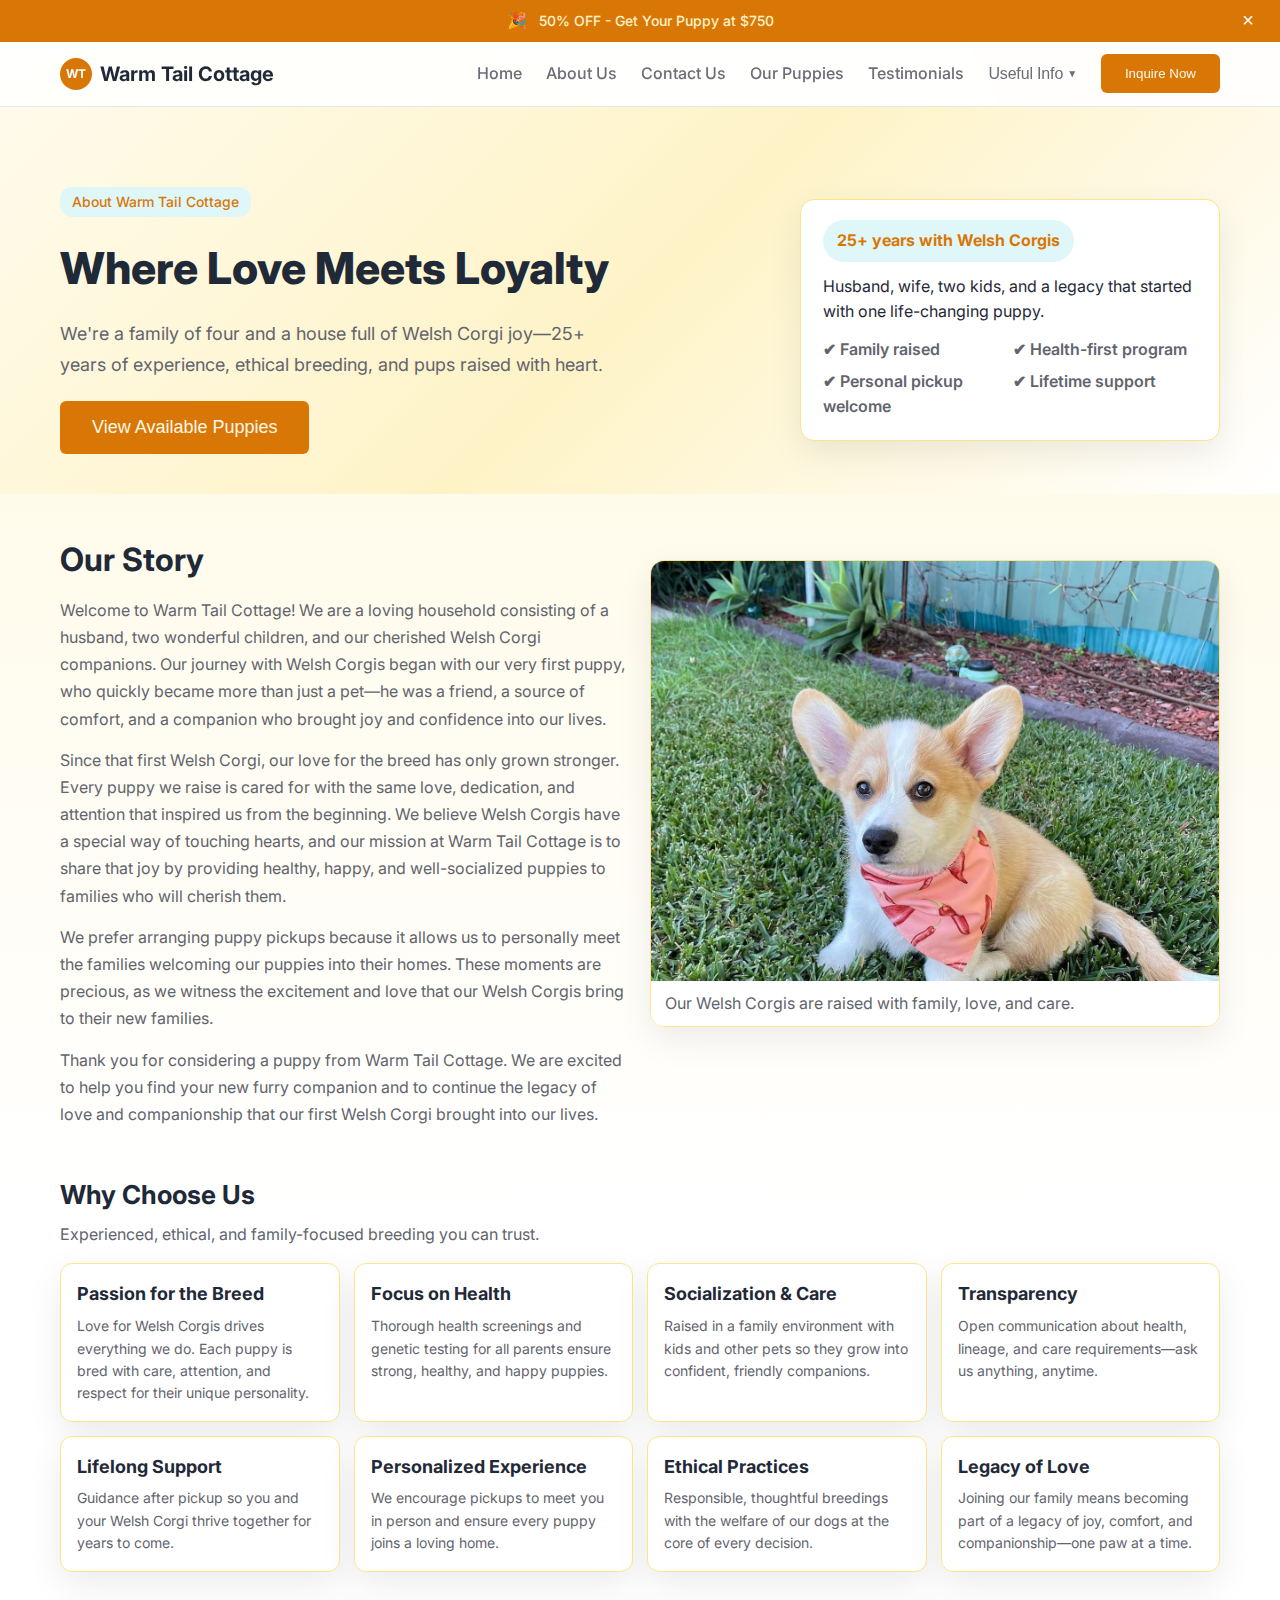
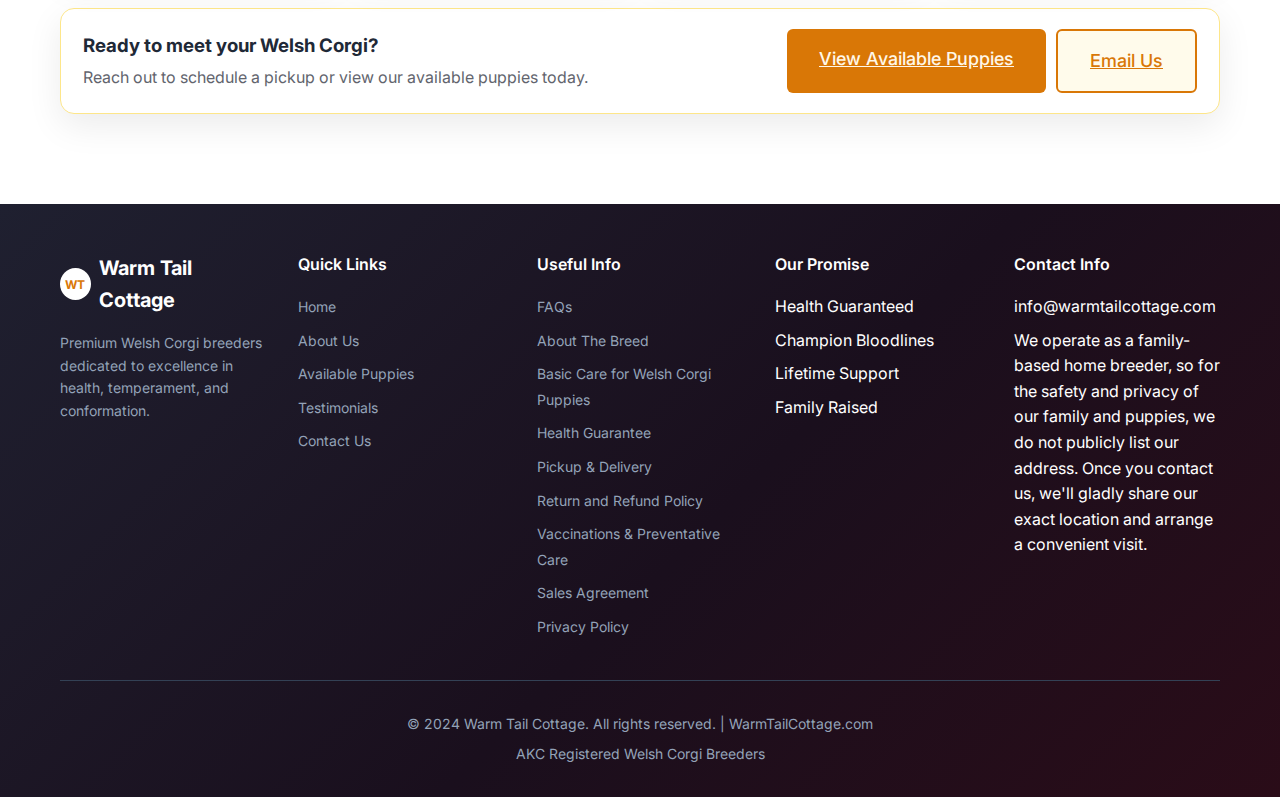
<file: about.html>
<!DOCTYPE html>
<html lang="en">
<head>
    <meta charset="UTF-8">
    <meta name="viewport" content="width=device-width, initial-scale=1.0">
    <title>About Us | Warm Tail Cottage</title>
    <meta name="description" content="Learn about Warm Tail Cottage, our family story, and why we raise Welsh Corgis with 25+ years of care and expertise.">
    <link rel="stylesheet" href="style.css">
    <link rel="preconnect" href="https://fonts.googleapis.com">
    <link rel="preconnect" href="https://fonts.gstatic.com" crossorigin>
    <link href="https://fonts.googleapis.com/css2?family=Inter:wght@300;400;500;600;700;800&display=swap" rel="stylesheet">
</head>
<body>
            <!-- Top Bar with Discount -->
    <div class="top-bar">
        <div class="container">
            <div class="top-bar-content">
                <span class="discount-icon">🎉</span>
                <span class="discount-text">50% OFF - Get Your Puppy at $750</span>
                <button class="discount-close">×</button>
            </div>
        </div>
    </div>

    <!-- Navigation -->
    <nav class="navbar">
        <div class="nav-container">
            <div class="nav-brand">
                <div class="logo">WT</div>
                <span class="brand-name">Warm Tail Cottage</span>
            </div>
            <div class="nav-menu">
                <a href="index.html#home" class="nav-link">Home</a>
                <a href="about.html" class="nav-link">About Us</a>
                <a href="contact.html" class="nav-link">Contact Us</a>
                <a href="available-puppies.html" class="nav-link">Our Puppies</a>
                <a href="reviews.html" class="nav-link">Testimonials</a>

                <!-- Useful Info Dropdown -->
                <div class="dropdown">
                    <button class="nav-link dropdown-btn">
                        Useful Info
                        <span class="dropdown-arrow">▼</span>
                    </button>
                    <div class="dropdown-content">
                        <a href="faqs.html">FAQs</a>
                        <a href="about-breed.html">About The Breed</a>
                        <a href="basic-care.html">Basic Care for Welsh Corgi Puppies</a>
                        <a href="health-guarantee.html">Health Guarantee</a>
                        <a href="pickup-delivery.html">Pickup & Delivery</a>
                        <a href="return-refund.html">Return and Refund Policy</a>
                        <a href="vaccinations.html">Vaccinations & Preventative Care</a>
                        <a href="sales-agreement.html">Sales Agreement</a>
                        <a href="privacy-policy.html">Privacy Policy</a>
                    </div>
                </div>
                <button class="cta-button" onclick="window.location.href='contact.html'">Inquire Now</button>
            </div>

            <!-- Mobile Menu Button -->
            <button class="mobile-menu-btn" aria-label="Open menu">
                <span class="hamburger-line"></span>
                <span class="hamburger-line"></span>
                <span class="hamburger-line"></span>
            </button>
        </div>
    </nav>

    <!-- Mobile Menu Overlay -->
    <div class="mobile-menu-overlay">
        <div class="mobile-menu">
            <button class="mobile-menu-close" aria-label="Close menu">&times;</button>
            <nav class="mobile-nav">
                <a href="index.html#home" class="mobile-nav-link">Home</a>
                <a href="about.html" class="mobile-nav-link">About Us</a>
                <a href="contact.html" class="mobile-nav-link">Contact Us</a>
                <a href="available-puppies.html" class="mobile-nav-link">Our Puppies</a>
                <a href="reviews.html" class="mobile-nav-link">Testimonials</a>

                <div class="mobile-nav-section">
                    <span class="mobile-nav-heading">Useful Info</span>
                    <a href="faqs.html" class="mobile-nav-link sub">FAQs</a>
                    <a href="about-breed.html" class="mobile-nav-link sub">About The Breed</a>
                    <a href="basic-care.html" class="mobile-nav-link sub">Basic Care</a>
                    <a href="health-guarantee.html" class="mobile-nav-link sub">Health Guarantee</a>
                    <a href="pickup-delivery.html" class="mobile-nav-link sub">Pickup & Delivery</a>
                    <a href="return-refund.html" class="mobile-nav-link sub">Return & Refund</a>
                    <a href="vaccinations.html" class="mobile-nav-link sub">Vaccinations</a>
                    <a href="sales-agreement.html" class="mobile-nav-link sub">Sales Agreement</a>
                    <a href="privacy-policy.html" class="mobile-nav-link sub">Privacy Policy</a>
                </div>

                <a href="contact.html" class="mobile-cta-button">Inquire Now</a>
            </nav>
        </div>
    </div>

    <!-- Hero -->
    <section class="sub-hero">
        <div class="container sub-hero-grid">
            <div class="sub-hero-copy">
                <span class="badge">About Warm Tail Cottage</span>
                <h1 class="sub-hero-title">Where Love Meets Loyalty</h1>
                <p class="sub-hero-lead">
                    We're a family of four and a house full of Welsh Corgi joy—25+ years of experience, ethical breeding, and pups raised with heart.
                </p>
                <div class="hero-buttons">
                    <button class="btn-primary" onclick="window.location.href='available-puppies.html'">View Available Puppies</button>
                    <button class="btn-secondary text-mobile" onclick="window.location.href='sms:+12792412992?&body=Hello%20I%20am%20interested%20in%20learning%20about%20Warm%20Tail%20Cottage%20%0AWebsite:%20WarmTailCottage.com%0AListing:%20https://warmtailcottage.com/available-puppies'">Send Text</button>
                </div>
            </div>
            <div class="sub-hero-panel">
                <div class="sub-hero-highlight">
                    <p class="pill">25+ years with Welsh Corgis</p>
                    <p>Husband, wife, two kids, and a legacy that started with one life-changing puppy.</p>
                    <div class="mini-perks">
                        <span>✔ Family raised</span>
                        <span>✔ Health-first program</span>
                        <span>✔ Personal pickup welcome</span>
                        <span>✔ Lifetime support</span>
                    </div>
                </div>
            </div>
        </div>
    </section>

    <!-- Story -->
    <main class="about-page">
        <div class="container">
            <div class="about-story-grid">
                <div class="about-story">
                    <h2>Our Story</h2>
                    <p>
                        Welcome to Warm Tail Cottage! We are a loving household consisting of a husband, two wonderful children, and our cherished Welsh Corgi companions. Our journey with Welsh Corgis began with our very first puppy, who quickly became more than just a pet—he was a friend, a source of comfort, and a companion who brought joy and confidence into our lives.
                    </p>
                    <p>
                        Since that first Welsh Corgi, our love for the breed has only grown stronger. Every puppy we raise is cared for with the same love, dedication, and attention that inspired us from the beginning. We believe Welsh Corgis have a special way of touching hearts, and our mission at Warm Tail Cottage is to share that joy by providing healthy, happy, and well-socialized puppies to families who will cherish them.
                    </p>
                    <p>
                        We prefer arranging puppy pickups because it allows us to personally meet the families welcoming our puppies into their homes. These moments are precious, as we witness the excitement and love that our Welsh Corgis bring to their new families.
                    </p>
                    <p>
                        Thank you for considering a puppy from Warm Tail Cottage. We are excited to help you find your new furry companion and to continue the legacy of love and companionship that our first Welsh Corgi brought into our lives.
                    </p>
                </div>

                <div class="about-image-block">
                    <img src="public/images/Winston male corgi puppy.jpg" alt="Welsh Corgi from Warm Tail Cottage">
                    <p class="about-image-caption">Our Welsh Corgis are raised with family, love, and care.</p>
                </div>
            </div>

            <div class="about-pillars">
                <div class="pillars-header">
                    <h3>Why Choose Us</h3>
                    <p>Experienced, ethical, and family-focused breeding you can trust.</p>
                </div>
                <div class="pillars-grid">
                    <div class="pillar-card">
                        <h4>Passion for the Breed</h4>
                        <p>Love for Welsh Corgis drives everything we do. Each puppy is bred with care, attention, and respect for their unique personality.</p>
                    </div>
                    <div class="pillar-card">
                        <h4>Focus on Health</h4>
                        <p>Thorough health screenings and genetic testing for all parents ensure strong, healthy, and happy puppies.</p>
                    </div>
                    <div class="pillar-card">
                        <h4>Socialization & Care</h4>
                        <p>Raised in a family environment with kids and other pets so they grow into confident, friendly companions.</p>
                    </div>
                    <div class="pillar-card">
                        <h4>Transparency</h4>
                        <p>Open communication about health, lineage, and care requirements—ask us anything, anytime.</p>
                    </div>
                    <div class="pillar-card">
                        <h4>Lifelong Support</h4>
                        <p>Guidance after pickup so you and your Welsh Corgi thrive together for years to come.</p>
                    </div>
                    <div class="pillar-card">
                        <h4>Personalized Experience</h4>
                        <p>We encourage pickups to meet you in person and ensure every puppy joins a loving home.</p>
                    </div>
                    <div class="pillar-card">
                        <h4>Ethical Practices</h4>
                        <p>Responsible, thoughtful breedings with the welfare of our dogs at the core of every decision.</p>
                    </div>
                    <div class="pillar-card">
                        <h4>Legacy of Love</h4>
                        <p>Joining our family means becoming part of a legacy of joy, comfort, and companionship—one paw at a time.</p>
                    </div>
                </div>
            </div>

            <div class="about-cta">
                <div>
                    <h3>Ready to meet your Welsh Corgi?</h3>
                    <p>Reach out to schedule a pickup or view our available puppies today.</p>
                </div>
                <div class="about-cta-actions">
                    <a class="btn-primary" href="available-puppies.html">View Available Puppies</a>
                    <a class="btn-secondary" href="contact.html">Email Us</a>
                </div>
            </div>
        </div>
    </main>

            <!-- Footer -->
    <footer class="footer">
        <div class="container">
            <div class="footer-grid">
                <div class="footer-column">
                    <div class="footer-brand">
                        <div class="logo">WT</div>
                        <span class="brand-name">Warm Tail Cottage</span>
                    </div>
                    <p class="footer-description">
                        Premium Welsh Corgi breeders dedicated to excellence in health, temperament, and conformation.
                    </p>
                </div>

                <div class="footer-column">
                    <h4>Quick Links</h4>
                    <ul>
                        <li><a href="index.html#home">Home</a></li>
                        <li><a href="about.html">About Us</a></li>
                        <li><a href="available-puppies.html">Available Puppies</a></li>
                        <li><a href="reviews.html">Testimonials</a></li>
                        <li><a href="contact.html">Contact Us</a></li>
                    </ul>
                </div>

                <div class="footer-column">
                    <h4>Useful Info</h4>
                    <ul>
                        <li><a href="faqs.html">FAQs</a></li>
                        <li><a href="about-breed.html">About The Breed</a></li>
                        <li><a href="basic-care.html">Basic Care for Welsh Corgi Puppies</a></li>
                        <li><a href="health-guarantee.html">Health Guarantee</a></li>
                        <li><a href="pickup-delivery.html">Pickup & Delivery</a></li>
                        <li><a href="return-refund.html">Return and Refund Policy</a></li>
                        <li><a href="vaccinations.html">Vaccinations & Preventative Care</a></li>
                        <li><a href="sales-agreement.html">Sales Agreement</a></li>
                        <li><a href="privacy-policy.html">Privacy Policy</a></li>
                    </ul>
                </div>

                <div class="footer-column">
                    <h4>Our Promise</h4>
                    <ul>
                        <li>Health Guaranteed</li>
                        <li>Champion Bloodlines</li>
                        <li>Lifetime Support</li>
                        <li>Family Raised</li>
                    </ul>
                </div>

                <div class="footer-column">
                    <h4>Contact Info</h4>
                    <ul>
                        <li>info@warmtailcottage.com</li>
                        <li>We operate as a family-based home breeder, so for the safety and privacy of our family and puppies, we do not publicly list our address. Once you contact us, we'll gladly share our exact location and arrange a convenient visit.</li>
                    </ul>
                </div>
            </div>

            <div class="footer-bottom">
                <p>© 2024 Warm Tail Cottage. All rights reserved. | WarmTailCottage.com</p>
                <p>AKC Registered Welsh Corgi Breeders</p>
            </div>
        </div>
    </footer>

    <script src="script.js"></script>
</body>
</html>
</file>
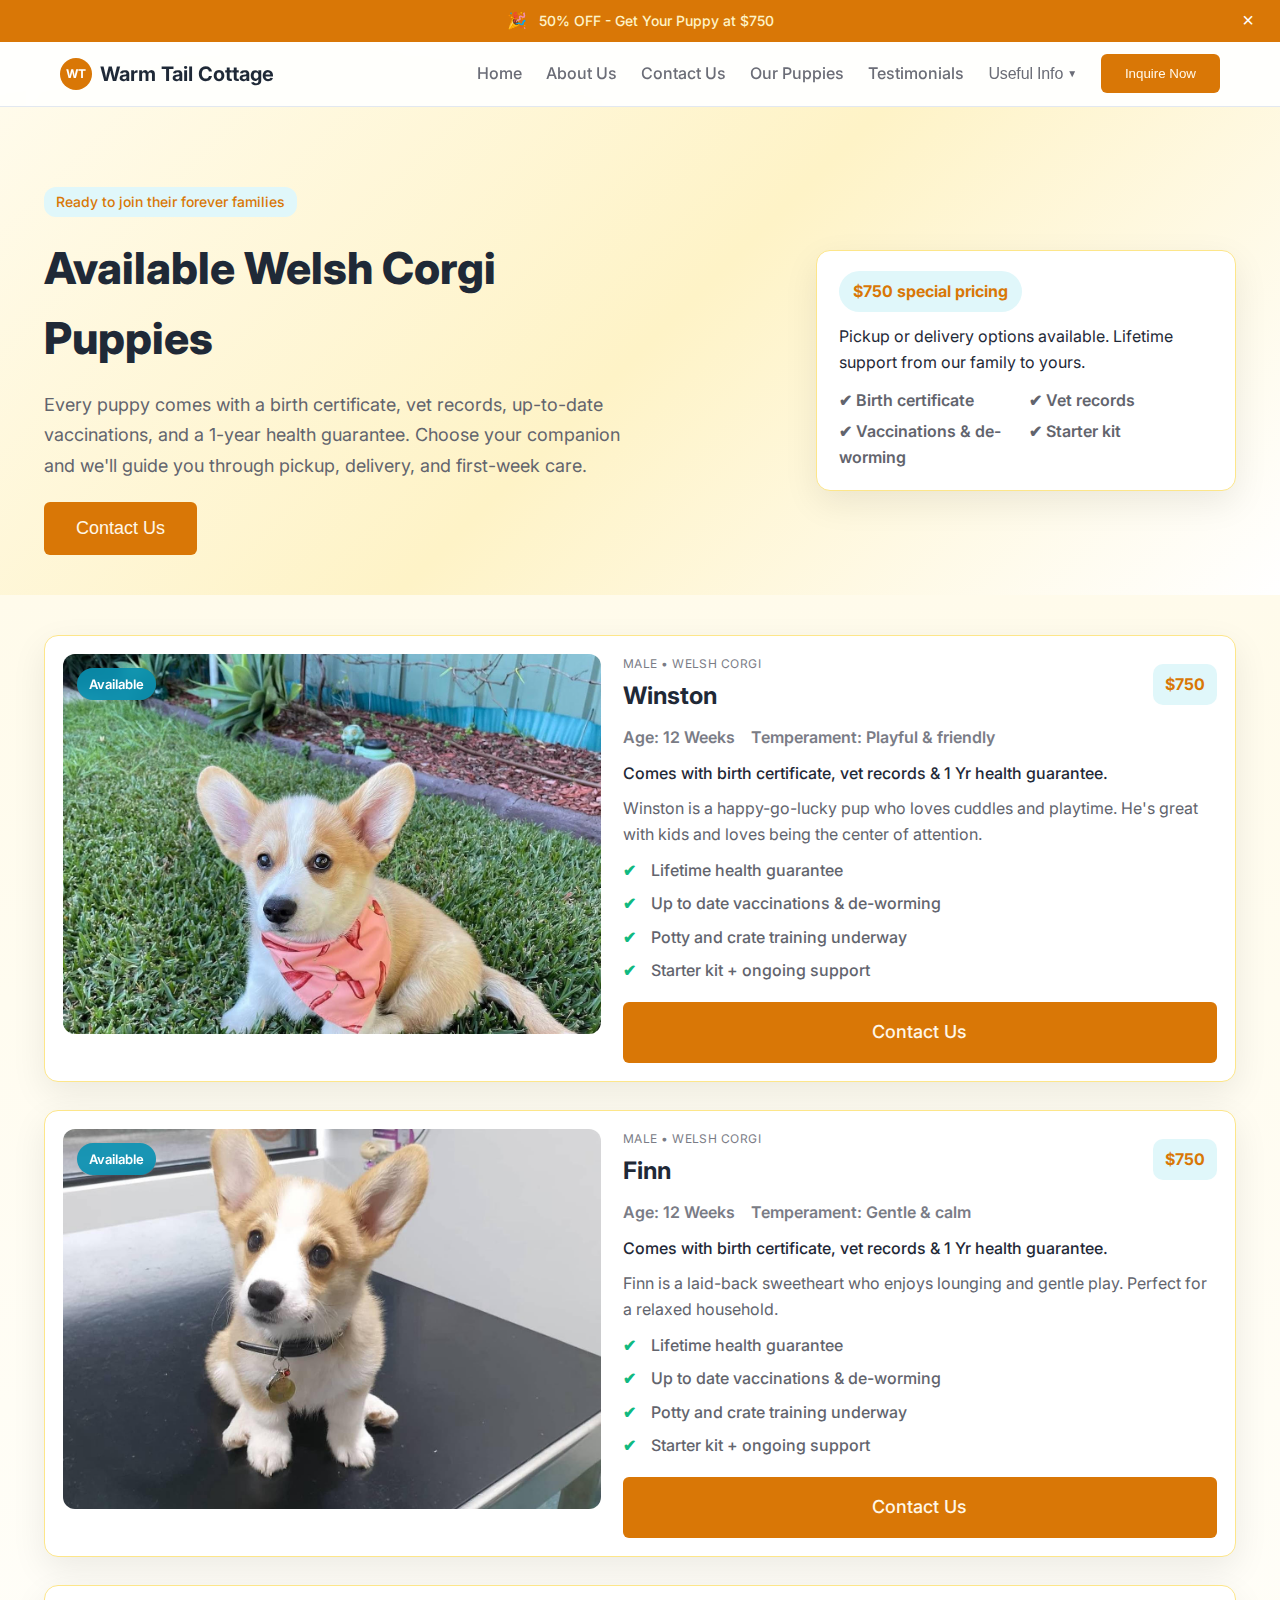
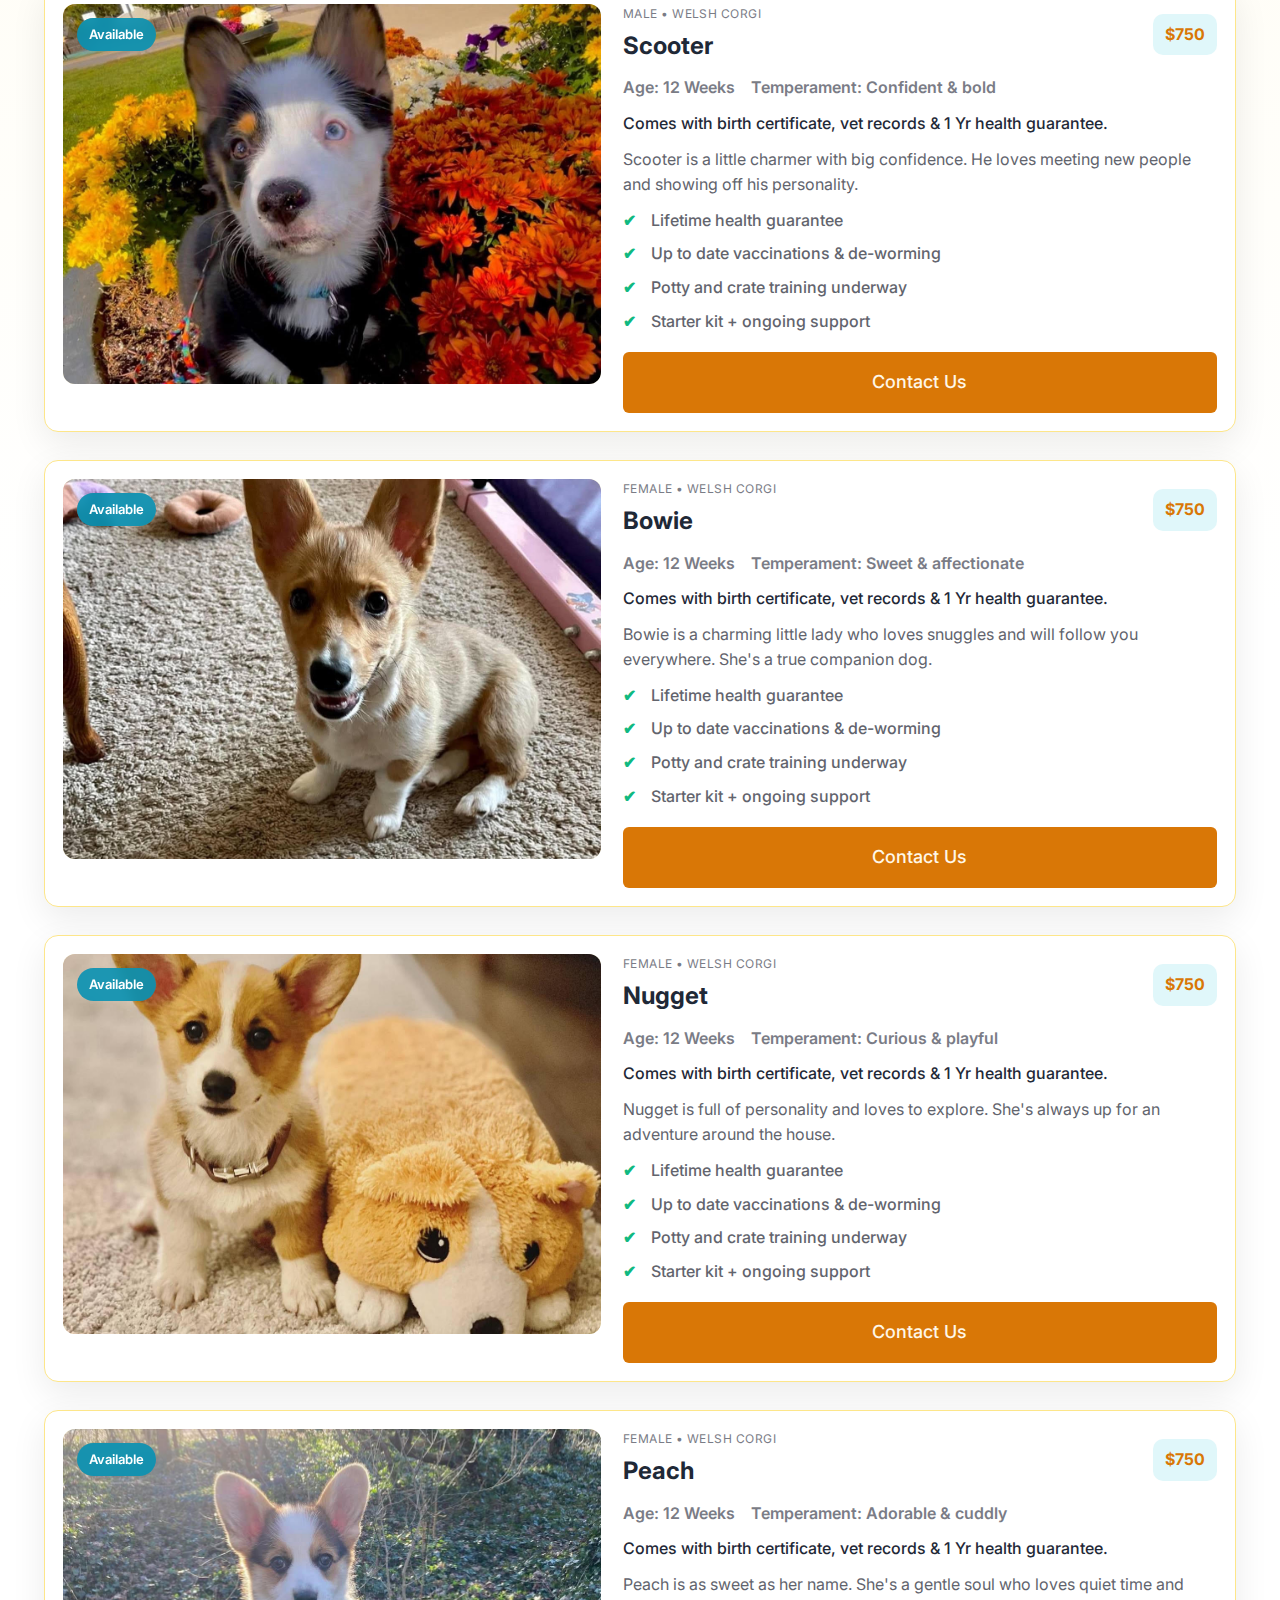
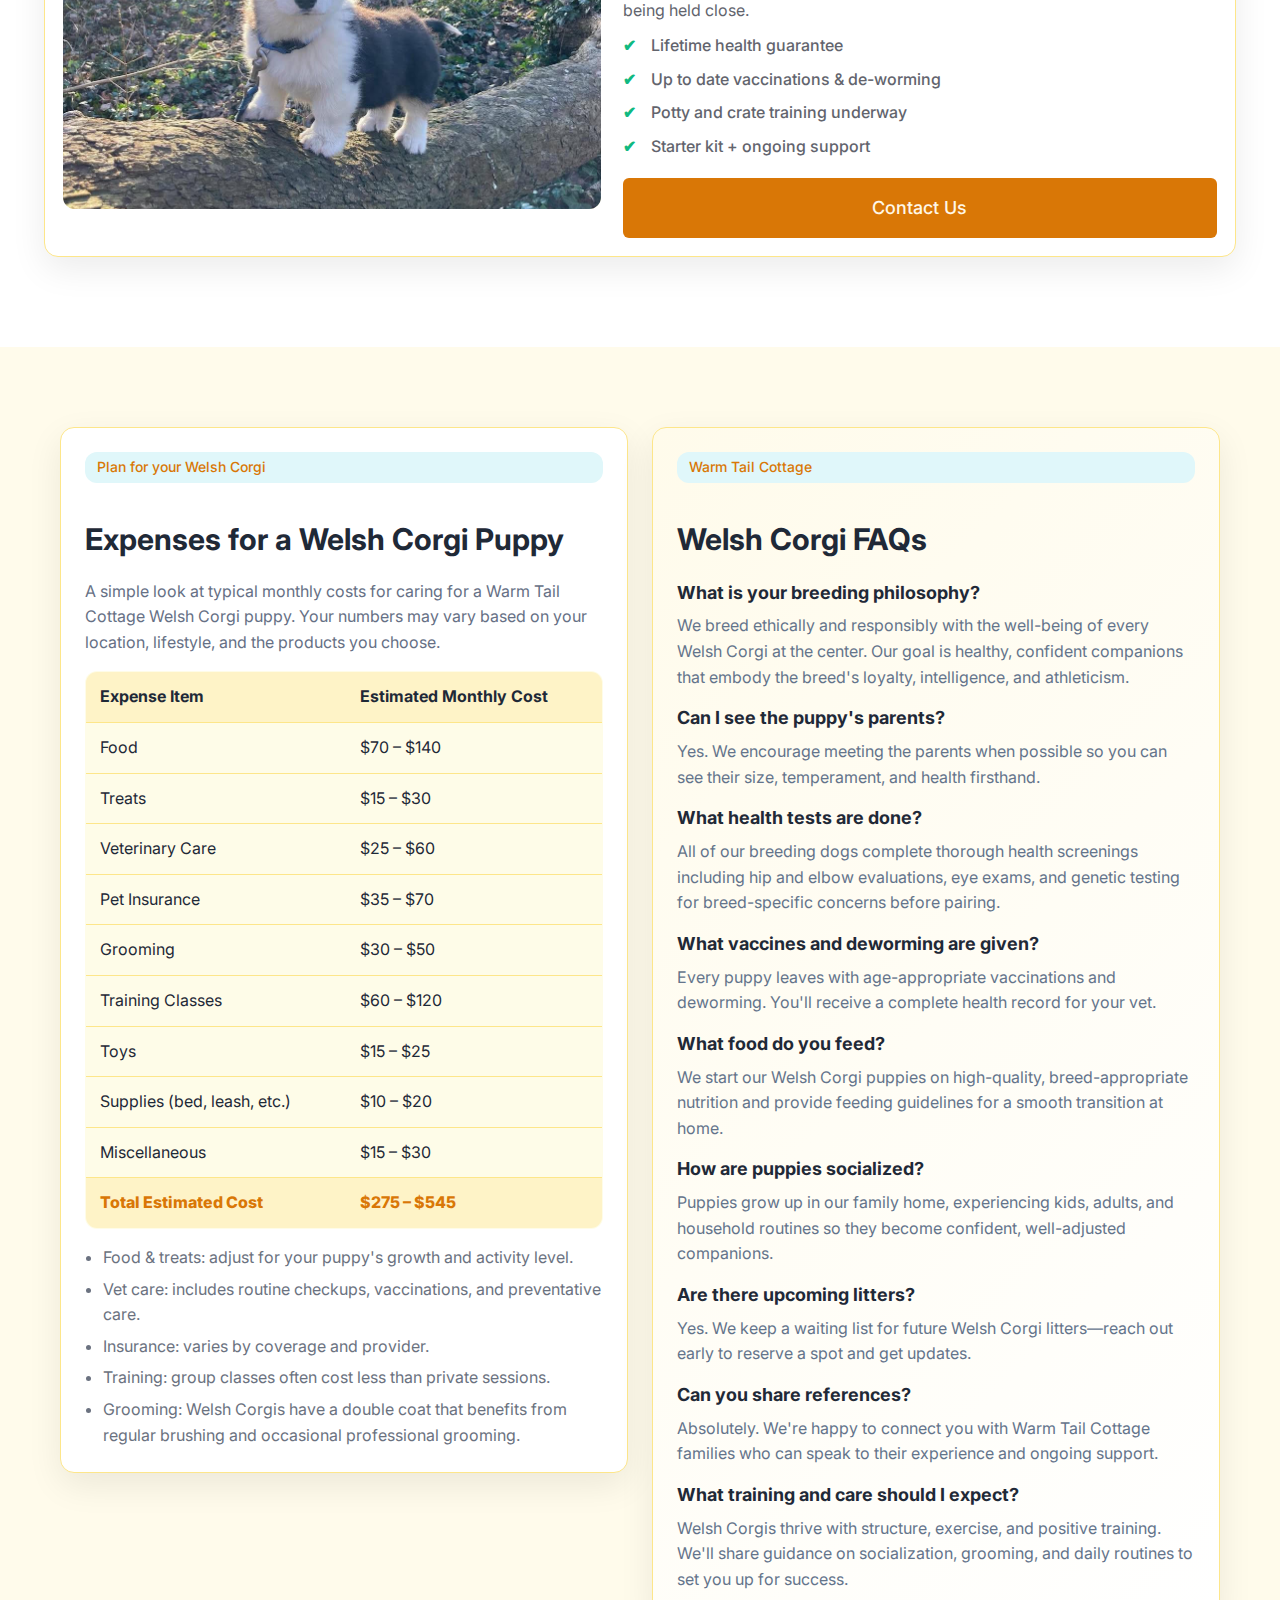
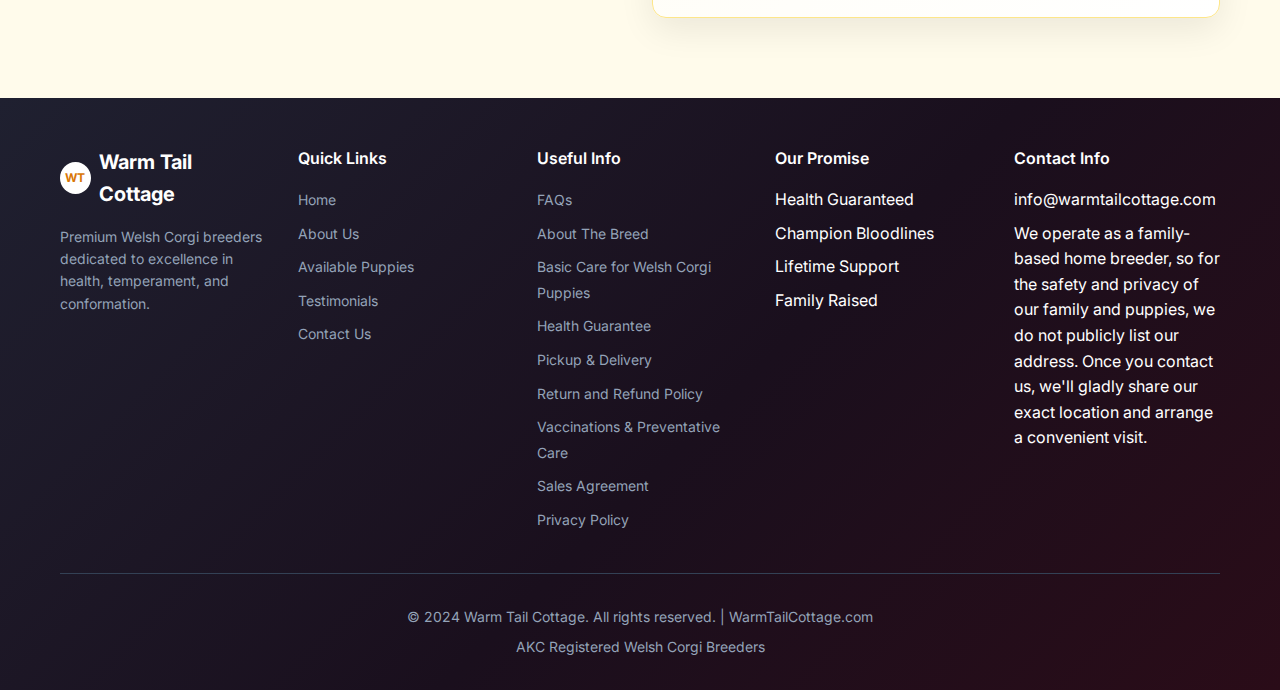
<file: available-puppies.html>
<!DOCTYPE html>
<html lang="en">
<head>
    <meta charset="UTF-8">
    <meta name="viewport" content="width=device-width, initial-scale=1.0">
    <title>Available Puppies | Warm Tail Cottage</title>
    <meta name="description" content="Meet our available Welsh Corgi puppies. Each puppy comes with a birth certificate, vet records, and a 1-year health guarantee.">
    <link rel="stylesheet" href="style.css">
    <link rel="preconnect" href="https://fonts.googleapis.com">
    <link rel="preconnect" href="https://fonts.gstatic.com" crossorigin>
    <link href="https://fonts.googleapis.com/css2?family=Inter:wght@300;400;500;600;700;800&display=swap" rel="stylesheet">
</head>
<body>
            <!-- Top Bar with Discount -->
    <div class="top-bar">
        <div class="container">
            <div class="top-bar-content">
                <span class="discount-icon">🎉</span>
                <span class="discount-text">50% OFF - Get Your Puppy at $750</span>
                <button class="discount-close">×</button>
            </div>
        </div>
    </div>

    <!-- Navigation -->
    <nav class="navbar">
        <div class="nav-container">
            <div class="nav-brand">
                <div class="logo">WT</div>
                <span class="brand-name">Warm Tail Cottage</span>
            </div>
            <div class="nav-menu">
                <a href="index.html#home" class="nav-link">Home</a>
                <a href="about.html" class="nav-link">About Us</a>
                <a href="contact.html" class="nav-link">Contact Us</a>
                <a href="available-puppies.html" class="nav-link">Our Puppies</a>
                <a href="reviews.html" class="nav-link">Testimonials</a>

                <!-- Useful Info Dropdown -->
                <div class="dropdown">
                    <button class="nav-link dropdown-btn">
                        Useful Info
                        <span class="dropdown-arrow">▼</span>
                    </button>
                    <div class="dropdown-content">
                        <a href="faqs.html">FAQs</a>
                        <a href="about-breed.html">About The Breed</a>
                        <a href="basic-care.html">Basic Care for Welsh Corgi Puppies</a>
                        <a href="health-guarantee.html">Health Guarantee</a>
                        <a href="pickup-delivery.html">Pickup & Delivery</a>
                        <a href="return-refund.html">Return and Refund Policy</a>
                        <a href="vaccinations.html">Vaccinations & Preventative Care</a>
                        <a href="sales-agreement.html">Sales Agreement</a>
                        <a href="privacy-policy.html">Privacy Policy</a>
                    </div>
                </div>
                <button class="cta-button" onclick="window.location.href='contact.html'">Inquire Now</button>
            </div>

            <!-- Mobile Menu Button -->
            <button class="mobile-menu-btn" aria-label="Open menu">
                <span class="hamburger-line"></span>
                <span class="hamburger-line"></span>
                <span class="hamburger-line"></span>
            </button>
        </div>
    </nav>

    <!-- Mobile Menu Overlay -->
    <div class="mobile-menu-overlay">
        <div class="mobile-menu">
            <button class="mobile-menu-close" aria-label="Close menu">&times;</button>
            <nav class="mobile-nav">
                <a href="index.html#home" class="mobile-nav-link">Home</a>
                <a href="about.html" class="mobile-nav-link">About Us</a>
                <a href="contact.html" class="mobile-nav-link">Contact Us</a>
                <a href="available-puppies.html" class="mobile-nav-link">Our Puppies</a>
                <a href="reviews.html" class="mobile-nav-link">Testimonials</a>

                <div class="mobile-nav-section">
                    <span class="mobile-nav-heading">Useful Info</span>
                    <a href="faqs.html" class="mobile-nav-link sub">FAQs</a>
                    <a href="about-breed.html" class="mobile-nav-link sub">About The Breed</a>
                    <a href="basic-care.html" class="mobile-nav-link sub">Basic Care</a>
                    <a href="health-guarantee.html" class="mobile-nav-link sub">Health Guarantee</a>
                    <a href="pickup-delivery.html" class="mobile-nav-link sub">Pickup & Delivery</a>
                    <a href="return-refund.html" class="mobile-nav-link sub">Return & Refund</a>
                    <a href="vaccinations.html" class="mobile-nav-link sub">Vaccinations</a>
                    <a href="sales-agreement.html" class="mobile-nav-link sub">Sales Agreement</a>
                    <a href="privacy-policy.html" class="mobile-nav-link sub">Privacy Policy</a>
                </div>

                <a href="contact.html" class="mobile-cta-button">Inquire Now</a>
            </nav>
        </div>
    </div>

    <!-- Hero -->
    <section class="sub-hero">
        <div class="container-wide sub-hero-grid">
            <div class="sub-hero-copy">
                <span class="badge">Ready to join their forever families</span>
                <h1 class="sub-hero-title">Available Welsh Corgi Puppies</h1>
                <p class="sub-hero-lead">
                    Every puppy comes with a birth certificate, vet records, up-to-date vaccinations, and a 1-year health guarantee.
                    Choose your companion and we'll guide you through pickup, delivery, and first-week care.
                </p>
                <div class="hero-buttons">
                    <button class="btn-primary" onclick="window.location.href='contact.html'">Contact Us</button>
                    <button class="btn-secondary text-mobile" onclick="window.location.href='sms:+15551234567?body=Hi, I am interested in a puppy'">Send Text</button>
                </div>
            </div>
            <div class="sub-hero-panel">
                <div class="sub-hero-highlight">
                    <p class="pill">$750 special pricing</p>
                    <p>Pickup or delivery options available. Lifetime support from our family to yours.</p>
                    <div class="mini-perks">
                        <span>✔ Birth certificate</span>
                        <span>✔ Vet records</span>
                        <span>✔ Vaccinations & de-worming</span>
                        <span>✔ Starter kit</span>
                    </div>
                </div>
            </div>
        </div>
    </section>

    <!-- Available Puppies -->
    <main class="puppy-page">
        <div class="container-wide">
            <div class="puppy-page-grid">
                <!-- Winston -->
                <article class="puppy-detail-card">
                    <div class="puppy-detail-photo">
                        <img src="public/images/Winston male corgi puppy.jpg" alt="Winston male Welsh Corgi">
                        <span class="status-pill">Available</span>
                    </div>
                    <div class="puppy-detail-body">
                        <div class="puppy-top">
                            <div>
                                <p class="puppy-label">Male • Welsh Corgi</p>
                                <h2 class="puppy-name">Winston</h2>
                            </div>
                            <div class="price-tag">$750</div>
                        </div>
                        <div class="quick-facts">
                            <span>Age: 12 Weeks</span>
                            <span>Temperament: Playful & friendly</span>
                        </div>
                        <p class="puppy-line">Comes with birth certificate, vet records & 1 Yr health guarantee.</p>
                        <p class="puppy-desc">
                            Winston is a happy-go-lucky pup who loves cuddles and playtime. He's great with kids and loves being the center of attention.
                        </p>
                        <ul class="puppy-perks">
                            <li>Lifetime health guarantee</li>
                            <li>Up to date vaccinations & de-worming</li>
                            <li>Potty and crate training underway</li>
                            <li>Starter kit + ongoing support</li>
                        </ul>
                        <div class="puppy-actions">
                            <a class="btn-primary" href="contact.html">Contact Us</a>
                            <a class="btn-secondary text-mobile" href="sms:+12792412992?&body=Hello%20I%20am%20interested%20in%20this%20Welsh%20Corgi%20puppy%20Winston%20%0AWebsite:%20WarmTailCottage.com%0AListing:%20https://warmtailcottage.com/available-puppies">Send Text</a>
                        </div>
                    </div>
                </article>

                <!-- Finn -->
                <article class="puppy-detail-card">
                    <div class="puppy-detail-photo">
                        <img src="public/images/Finn male corgi puppy.jpg" alt="Finn male Welsh Corgi">
                        <span class="status-pill">Available</span>
                    </div>
                    <div class="puppy-detail-body">
                        <div class="puppy-top">
                            <div>
                                <p class="puppy-label">Male • Welsh Corgi</p>
                                <h2 class="puppy-name">Finn</h2>
                            </div>
                            <div class="price-tag">$750</div>
                        </div>
                        <div class="quick-facts">
                            <span>Age: 12 Weeks</span>
                            <span>Temperament: Gentle & calm</span>
                        </div>
                        <p class="puppy-line">Comes with birth certificate, vet records & 1 Yr health guarantee.</p>
                        <p class="puppy-desc">
                            Finn is a laid-back sweetheart who enjoys lounging and gentle play. Perfect for a relaxed household.
                        </p>
                        <ul class="puppy-perks">
                            <li>Lifetime health guarantee</li>
                            <li>Up to date vaccinations & de-worming</li>
                            <li>Potty and crate training underway</li>
                            <li>Starter kit + ongoing support</li>
                        </ul>
                        <div class="puppy-actions">
                            <a class="btn-primary" href="contact.html">Contact Us</a>
                            <a class="btn-secondary text-mobile" href="sms:+12792412992?&body=Hello%20I%20am%20interested%20in%20this%20Welsh%20Corgi%20puppy%20Finn%20%0AWebsite:%20WarmTailCottage.com%0AListing:%20https://warmtailcottage.com/available-puppies">Send Text</a>
                        </div>
                    </div>
                </article>

                <!-- Scooter -->
                <article class="puppy-detail-card">
                    <div class="puppy-detail-photo">
                        <img src="public/images/Scooter male corgi puppy.jpg" alt="Scooter male Welsh Corgi">
                        <span class="status-pill">Available</span>
                    </div>
                    <div class="puppy-detail-body">
                        <div class="puppy-top">
                            <div>
                                <p class="puppy-label">Male • Welsh Corgi</p>
                                <h2 class="puppy-name">Scooter</h2>
                            </div>
                            <div class="price-tag">$750</div>
                        </div>
                        <div class="quick-facts">
                            <span>Age: 12 Weeks</span>
                            <span>Temperament: Confident & bold</span>
                        </div>
                        <p class="puppy-line">Comes with birth certificate, vet records & 1 Yr health guarantee.</p>
                        <p class="puppy-desc">
                            Scooter is a little charmer with big confidence. He loves meeting new people and showing off his personality.
                        </p>
                        <ul class="puppy-perks">
                            <li>Lifetime health guarantee</li>
                            <li>Up to date vaccinations & de-worming</li>
                            <li>Potty and crate training underway</li>
                            <li>Starter kit + ongoing support</li>
                        </ul>
                        <div class="puppy-actions">
                            <a class="btn-primary" href="contact.html">Contact Us</a>
                            <a class="btn-secondary text-mobile" href="sms:+12792412992?&body=Hello%20I%20am%20interested%20in%20this%20Welsh%20Corgi%20puppy%20Scooter%20%0AWebsite:%20WarmTailCottage.com%0AListing:%20https://warmtailcottage.com/available-puppies">Send Text</a>
                        </div>
                    </div>
                </article>

                <!-- Bowie -->
                <article class="puppy-detail-card">
                    <div class="puppy-detail-photo">
                        <img src="public/images/Bowie female corgi puppy.jpg" alt="Bowie female Welsh Corgi">
                        <span class="status-pill">Available</span>
                    </div>
                    <div class="puppy-detail-body">
                        <div class="puppy-top">
                            <div>
                                <p class="puppy-label">Female • Welsh Corgi</p>
                                <h2 class="puppy-name">Bowie</h2>
                            </div>
                            <div class="price-tag">$750</div>
                        </div>
                        <div class="quick-facts">
                            <span>Age: 12 Weeks</span>
                            <span>Temperament: Sweet & affectionate</span>
                        </div>
                        <p class="puppy-line">Comes with birth certificate, vet records & 1 Yr health guarantee.</p>
                        <p class="puppy-desc">
                            Bowie is a charming little lady who loves snuggles and will follow you everywhere. She's a true companion dog.
                        </p>
                        <ul class="puppy-perks">
                            <li>Lifetime health guarantee</li>
                            <li>Up to date vaccinations & de-worming</li>
                            <li>Potty and crate training underway</li>
                            <li>Starter kit + ongoing support</li>
                        </ul>
                        <div class="puppy-actions">
                            <a class="btn-primary" href="contact.html">Contact Us</a>
                            <a class="btn-secondary text-mobile" href="sms:+12792412992?&body=Hello%20I%20am%20interested%20in%20this%20Welsh%20Corgi%20puppy%20Bowie%20%0AWebsite:%20WarmTailCottage.com%0AListing:%20https://warmtailcottage.com/available-puppies">Send Text</a>
                        </div>
                    </div>
                </article>

                <!-- Nugget -->
                <article class="puppy-detail-card">
                    <div class="puppy-detail-photo">
                        <img src="public/images/Nugget female corgi puppy.jpg" alt="Nugget female Welsh Corgi">
                        <span class="status-pill">Available</span>
                    </div>
                    <div class="puppy-detail-body">
                        <div class="puppy-top">
                            <div>
                                <p class="puppy-label">Female • Welsh Corgi</p>
                                <h2 class="puppy-name">Nugget</h2>
                            </div>
                            <div class="price-tag">$750</div>
                        </div>
                        <div class="quick-facts">
                            <span>Age: 12 Weeks</span>
                            <span>Temperament: Curious & playful</span>
                        </div>
                        <p class="puppy-line">Comes with birth certificate, vet records & 1 Yr health guarantee.</p>
                        <p class="puppy-desc">
                            Nugget is full of personality and loves to explore. She's always up for an adventure around the house.
                        </p>
                        <ul class="puppy-perks">
                            <li>Lifetime health guarantee</li>
                            <li>Up to date vaccinations & de-worming</li>
                            <li>Potty and crate training underway</li>
                            <li>Starter kit + ongoing support</li>
                        </ul>
                        <div class="puppy-actions">
                            <a class="btn-primary" href="contact.html">Contact Us</a>
                            <a class="btn-secondary text-mobile" href="sms:+12792412992?&body=Hello%20I%20am%20interested%20in%20this%20Welsh%20Corgi%20puppy%20Nugget%20%0AWebsite:%20WarmTailCottage.com%0AListing:%20https://warmtailcottage.com/available-puppies">Send Text</a>
                        </div>
                    </div>
                </article>

                <!-- Peach -->
                <article class="puppy-detail-card">
                    <div class="puppy-detail-photo">
                        <img src="public/images/Peach female corgi puppy.jpg" alt="Peach female Welsh Corgi">
                        <span class="status-pill">Available</span>
                    </div>
                    <div class="puppy-detail-body">
                        <div class="puppy-top">
                            <div>
                                <p class="puppy-label">Female • Welsh Corgi</p>
                                <h2 class="puppy-name">Peach</h2>
                            </div>
                            <div class="price-tag">$750</div>
                        </div>
                        <div class="quick-facts">
                            <span>Age: 12 Weeks</span>
                            <span>Temperament: Adorable & cuddly</span>
                        </div>
                        <p class="puppy-line">Comes with birth certificate, vet records & 1 Yr health guarantee.</p>
                        <p class="puppy-desc">
                            Peach is as sweet as her name. She's a gentle soul who loves quiet time and being held close.
                        </p>
                        <ul class="puppy-perks">
                            <li>Lifetime health guarantee</li>
                            <li>Up to date vaccinations & de-worming</li>
                            <li>Potty and crate training underway</li>
                            <li>Starter kit + ongoing support</li>
                        </ul>
                        <div class="puppy-actions">
                            <a class="btn-primary" href="contact.html">Contact Us</a>
                            <a class="btn-secondary text-mobile" href="sms:+12792412992?&body=Hello%20I%20am%20interested%20in%20this%20Welsh%20Corgi%20puppy%20Peach%20%0AWebsite:%20WarmTailCottage.com%0AListing:%20https://warmtailcottage.com/available-puppies">Send Text</a>
                        </div>
                    </div>
                </article>
            </div>
        </div>
    </main>

    <!-- Budget & FAQ -->
    <section class="puppy-info">
        <div class="container">
            <div class="info-grid">
                <div class="info-panel">
                    <p class="badge">Plan for your Welsh Corgi</p>
                    <h2>Expenses for a Welsh Corgi Puppy</h2>
                    <p class="info-lead">
                        A simple look at typical monthly costs for caring for a Warm Tail Cottage Welsh Corgi puppy. Your numbers may vary based on your location, lifestyle, and the products you choose.
                    </p>
                    <div class="table-wrap">
                        <table class="expense-table">
                            <thead>
                                <tr>
                                    <th>Expense Item</th>
                                    <th>Estimated Monthly Cost</th>
                                </tr>
                            </thead>
                            <tbody>
                                <tr>
                                    <td>Food</td>
                                    <td>$70 – $140</td>
                                </tr>
                                <tr>
                                    <td>Treats</td>
                                    <td>$15 – $30</td>
                                </tr>
                                <tr>
                                    <td>Veterinary Care</td>
                                    <td>$25 – $60</td>
                                </tr>
                                <tr>
                                    <td>Pet Insurance</td>
                                    <td>$35 – $70</td>
                                </tr>
                                <tr>
                                    <td>Grooming</td>
                                    <td>$30 – $50</td>
                                </tr>
                                <tr>
                                    <td>Training Classes</td>
                                    <td>$60 – $120</td>
                                </tr>
                                <tr>
                                    <td>Toys</td>
                                    <td>$15 – $25</td>
                                </tr>
                                <tr>
                                    <td>Supplies (bed, leash, etc.)</td>
                                    <td>$10 – $20</td>
                                </tr>
                                <tr>
                                    <td>Miscellaneous</td>
                                    <td>$15 – $30</td>
                                </tr>
                                <tr class="total-row">
                                    <td>Total Estimated Cost</td>
                                    <td>$275 – $545</td>
                                </tr>
                            </tbody>
                        </table>
                    </div>
                    <ul class="info-notes">
                        <li>Food & treats: adjust for your puppy's growth and activity level.</li>
                        <li>Vet care: includes routine checkups, vaccinations, and preventative care.</li>
                        <li>Insurance: varies by coverage and provider.</li>
                        <li>Training: group classes often cost less than private sessions.</li>
                        <li>Grooming: Welsh Corgis have a double coat that benefits from regular brushing and occasional professional grooming.</li>
                    </ul>
                </div>

                <div class="info-panel faq-panel">
                    <p class="badge">Warm Tail Cottage</p>
                    <h3>Welsh Corgi FAQs</h3>
                    <div class="faq-list">
                        <div class="faq-item">
                            <h4>What is your breeding philosophy?</h4>
                            <p>We breed ethically and responsibly with the well-being of every Welsh Corgi at the center. Our goal is healthy, confident companions that embody the breed's loyalty, intelligence, and athleticism.</p>
                        </div>
                        <div class="faq-item">
                            <h4>Can I see the puppy's parents?</h4>
                            <p>Yes. We encourage meeting the parents when possible so you can see their size, temperament, and health firsthand.</p>
                        </div>
                        <div class="faq-item">
                            <h4>What health tests are done?</h4>
                            <p>All of our breeding dogs complete thorough health screenings including hip and elbow evaluations, eye exams, and genetic testing for breed-specific concerns before pairing.</p>
                        </div>
                        <div class="faq-item">
                            <h4>What vaccines and deworming are given?</h4>
                            <p>Every puppy leaves with age-appropriate vaccinations and deworming. You'll receive a complete health record for your vet.</p>
                        </div>
                        <div class="faq-item">
                            <h4>What food do you feed?</h4>
                            <p>We start our Welsh Corgi puppies on high-quality, breed-appropriate nutrition and provide feeding guidelines for a smooth transition at home.</p>
                        </div>
                        <div class="faq-item">
                            <h4>How are puppies socialized?</h4>
                            <p>Puppies grow up in our family home, experiencing kids, adults, and household routines so they become confident, well-adjusted companions.</p>
                        </div>
                        <div class="faq-item">
                            <h4>Are there upcoming litters?</h4>
                            <p>Yes. We keep a waiting list for future Welsh Corgi litters—reach out early to reserve a spot and get updates.</p>
                        </div>
                        <div class="faq-item">
                            <h4>Can you share references?</h4>
                            <p>Absolutely. We're happy to connect you with Warm Tail Cottage families who can speak to their experience and ongoing support.</p>
                        </div>
                        <div class="faq-item">
                            <h4>What training and care should I expect?</h4>
                            <p>Welsh Corgis thrive with structure, exercise, and positive training. We'll share guidance on socialization, grooming, and daily routines to set you up for success.</p>
                        </div>
                    </div>
                </div>
            </div>
        </div>
    </section>

            <!-- Footer -->
    <footer class="footer">
        <div class="container">
            <div class="footer-grid">
                <div class="footer-column">
                    <div class="footer-brand">
                        <div class="logo">WT</div>
                        <span class="brand-name">Warm Tail Cottage</span>
                    </div>
                    <p class="footer-description">
                        Premium Welsh Corgi breeders dedicated to excellence in health, temperament, and conformation.
                    </p>
                </div>

                <div class="footer-column">
                    <h4>Quick Links</h4>
                    <ul>
                        <li><a href="index.html#home">Home</a></li>
                        <li><a href="about.html">About Us</a></li>
                        <li><a href="available-puppies.html">Available Puppies</a></li>
                        <li><a href="reviews.html">Testimonials</a></li>
                        <li><a href="contact.html">Contact Us</a></li>
                    </ul>
                </div>

                <div class="footer-column">
                    <h4>Useful Info</h4>
                    <ul>
                        <li><a href="faqs.html">FAQs</a></li>
                        <li><a href="about-breed.html">About The Breed</a></li>
                        <li><a href="basic-care.html">Basic Care for Welsh Corgi Puppies</a></li>
                        <li><a href="health-guarantee.html">Health Guarantee</a></li>
                        <li><a href="pickup-delivery.html">Pickup & Delivery</a></li>
                        <li><a href="return-refund.html">Return and Refund Policy</a></li>
                        <li><a href="vaccinations.html">Vaccinations & Preventative Care</a></li>
                        <li><a href="sales-agreement.html">Sales Agreement</a></li>
                        <li><a href="privacy-policy.html">Privacy Policy</a></li>
                    </ul>
                </div>

                <div class="footer-column">
                    <h4>Our Promise</h4>
                    <ul>
                        <li>Health Guaranteed</li>
                        <li>Champion Bloodlines</li>
                        <li>Lifetime Support</li>
                        <li>Family Raised</li>
                    </ul>
                </div>

                <div class="footer-column">
                    <h4>Contact Info</h4>
                    <ul>
                        <li>info@warmtailcottage.com</li>
                        <li>We operate as a family-based home breeder, so for the safety and privacy of our family and puppies, we do not publicly list our address. Once you contact us, we'll gladly share our exact location and arrange a convenient visit.</li>
                    </ul>
                </div>
            </div>

            <div class="footer-bottom">
                <p>© 2024 Warm Tail Cottage. All rights reserved. | WarmTailCottage.com</p>
                <p>AKC Registered Welsh Corgi Breeders</p>
            </div>
        </div>
    </footer>

    <script src="script.js"></script>
</body>
</html>
</file>
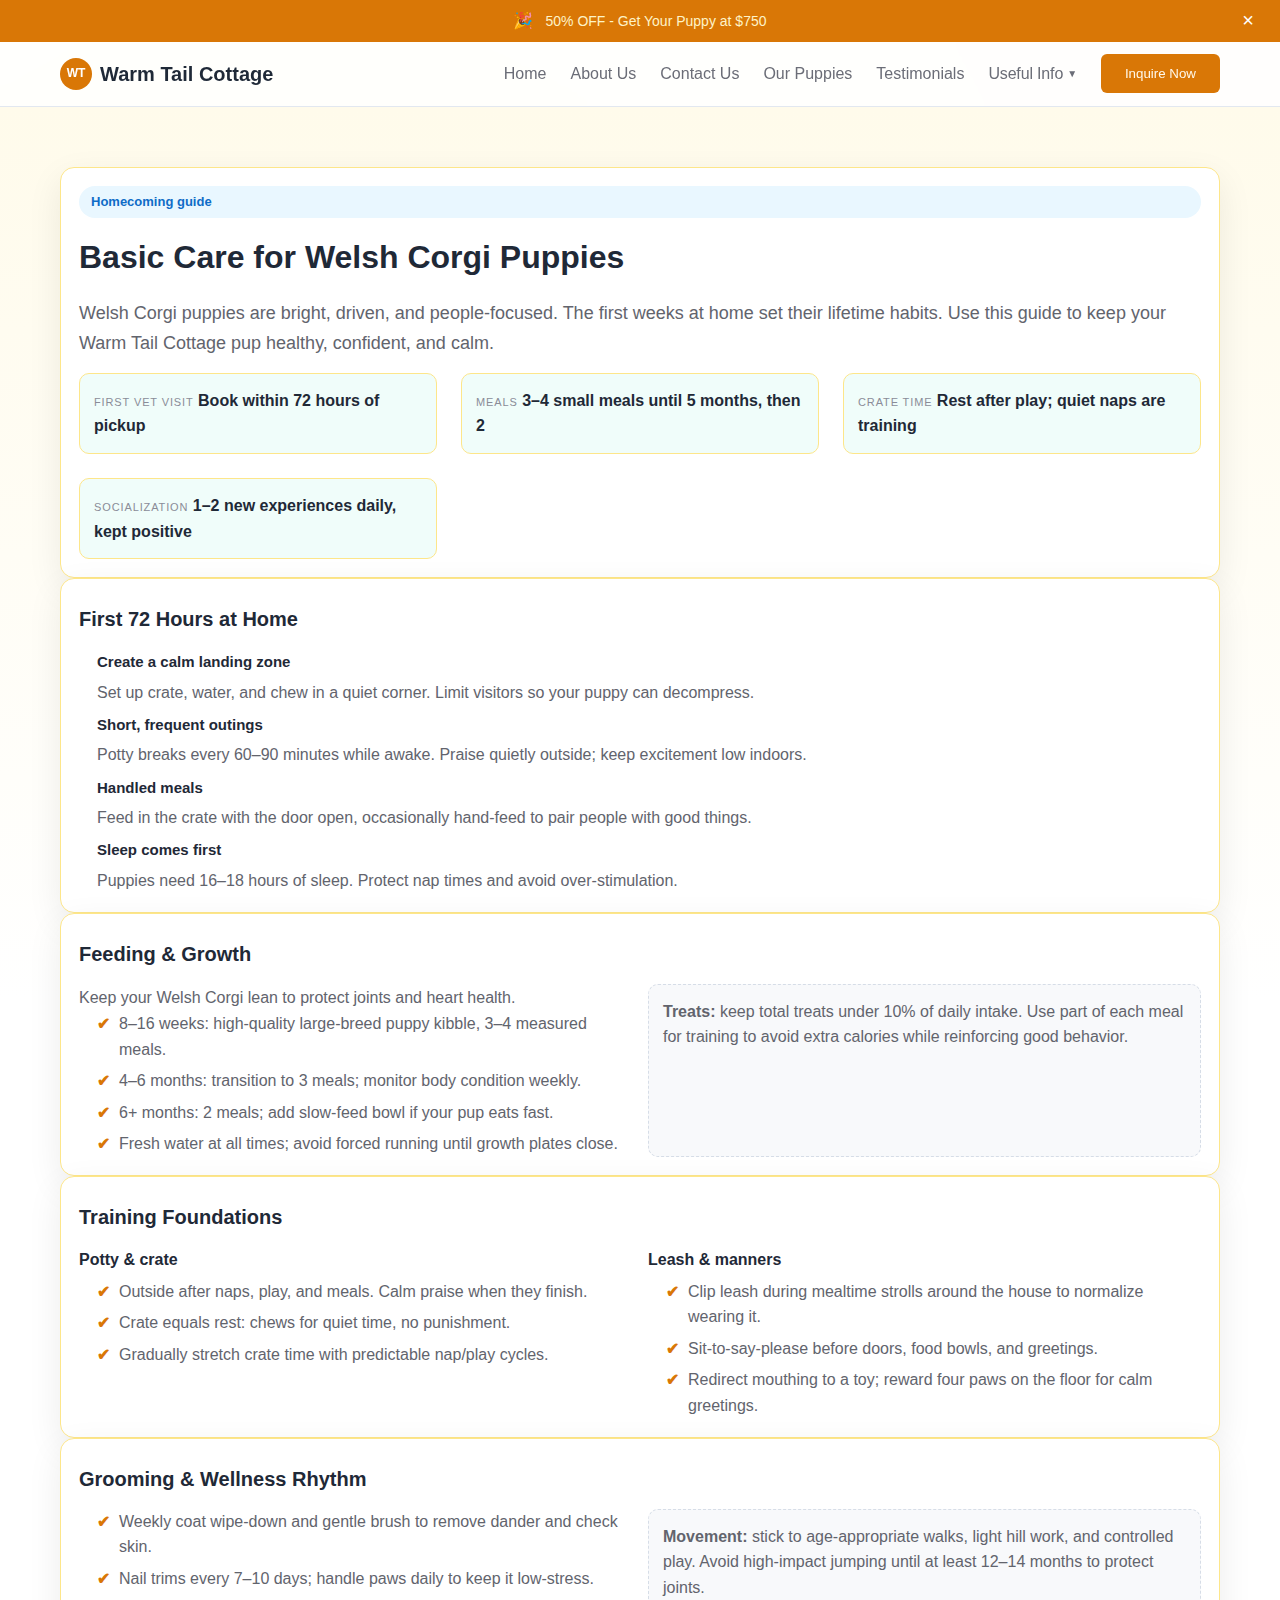
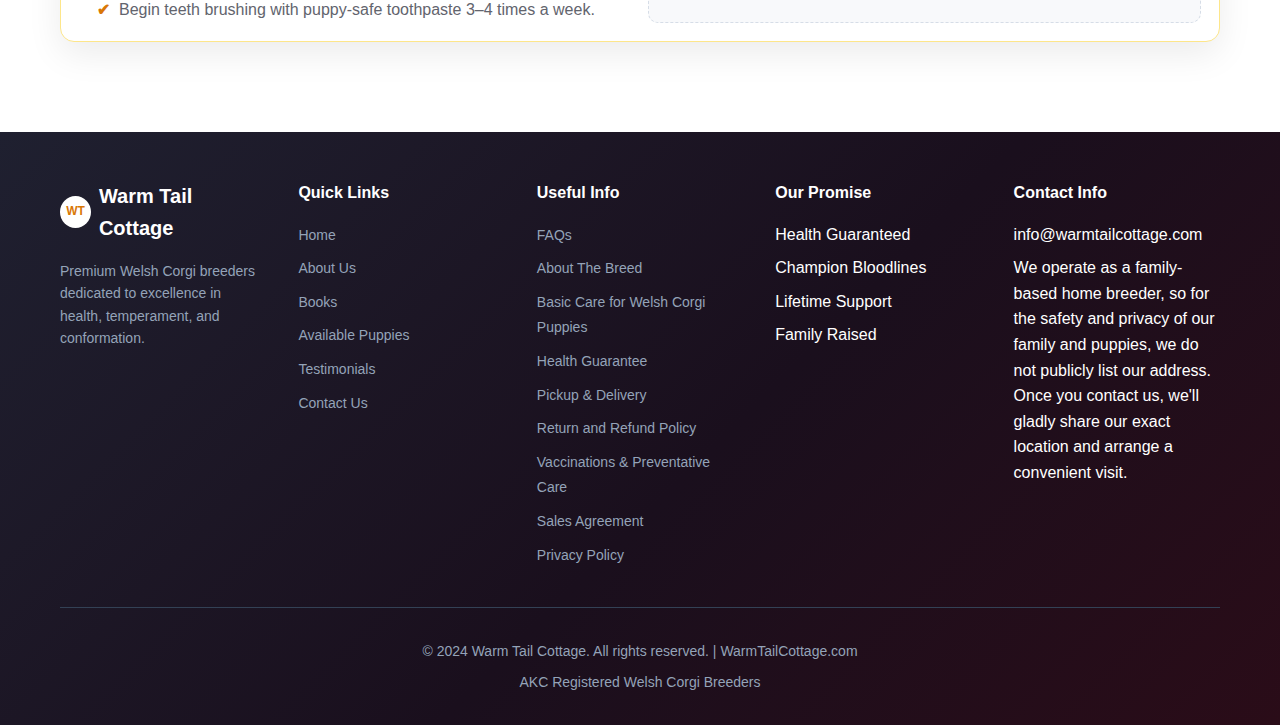
<file: basic-care.html>
<!DOCTYPE html>
<html lang="en">
<head>
    <meta charset="UTF-8">
    <meta name="viewport" content="width=device-width, initial-scale=1.0">
    <title>Basic Care for Welsh Corgi Puppies | Warm Tail Cottage</title>
    <meta name="description" content="Homecoming, feeding, training, and grooming guidance for Welsh Corgi puppies from Warm Tail Cottage.">
    <link rel="stylesheet" href="style.css">
</head>
<body>
            <!-- Top Bar with Discount -->
    <div class="top-bar">
        <div class="container">
            <div class="top-bar-content">
                <span class="discount-icon">🎉</span>
                <span class="discount-text">50% OFF - Get Your Puppy at $750</span>
                <button class="discount-close">×</button>
            </div>
        </div>
    </div>

    <!-- Navigation -->
    <nav class="navbar">
        <div class="nav-container">
            <div class="nav-brand">
                <div class="logo">WT</div>
                <span class="brand-name">Warm Tail Cottage</span>
            </div>
            <div class="nav-menu">
                <a href="index.html#home" class="nav-link">Home</a>
                <a href="about.html" class="nav-link">About Us</a>
                <a href="contact.html" class="nav-link">Contact Us</a>
                <a href="available-puppies.html" class="nav-link">Our Puppies</a>
                <a href="reviews.html" class="nav-link">Testimonials</a>
                
                <!-- Useful Info Dropdown -->
                <div class="dropdown">
                    <button class="nav-link dropdown-btn">
                        Useful Info
                        <span class="dropdown-arrow">▼</span>
                    </button>
                    <div class="dropdown-content">
                        <a href="faqs.html">FAQs</a>
                        <a href="about-breed.html">About The Breed</a>
                        <a href="basic-care.html">Basic Care for Welsh Corgi Puppies</a>
                        <a href="health-guarantee.html">Health Guarantee</a>
                        <a href="pickup-delivery.html">Pickup & Delivery</a>
                        <a href="return-refund.html">Return and Refund Policy</a>
                        <a href="vaccinations.html">Vaccinations & Preventative Care</a>
                        <a href="sales-agreement.html">Sales Agreement</a>
                        <a href="privacy-policy.html">Privacy Policy</a>
                    </div>
                </div>
                <button class="cta-button" onclick="window.location.href='contact.html'">Inquire Now</button>
            </div>

            <!-- Mobile Menu Button -->
            <button class="mobile-menu-btn" aria-label="Open menu">
                <span class="hamburger-line"></span>
                <span class="hamburger-line"></span>
                <span class="hamburger-line"></span>
            </button>
        </div>
    </nav>

    <!-- Mobile Menu Overlay -->
    <div class="mobile-menu-overlay">
        <div class="mobile-menu">
            <button class="mobile-menu-close" aria-label="Close menu">&times;</button>
            <nav class="mobile-nav">
                <a href="index.html#home" class="mobile-nav-link">Home</a>
                <a href="about.html" class="mobile-nav-link">About Us</a>
                <a href="contact.html" class="mobile-nav-link">Contact Us</a>
                <a href="available-puppies.html" class="mobile-nav-link">Our Puppies</a>
                <a href="reviews.html" class="mobile-nav-link">Testimonials</a>

                <div class="mobile-nav-section">
                    <span class="mobile-nav-heading">Useful Info</span>
                    <a href="faqs.html" class="mobile-nav-link sub">FAQs</a>
                    <a href="about-breed.html" class="mobile-nav-link sub">About The Breed</a>
                    <a href="basic-care.html" class="mobile-nav-link sub">Basic Care</a>
                    <a href="health-guarantee.html" class="mobile-nav-link sub">Health Guarantee</a>
                    <a href="pickup-delivery.html" class="mobile-nav-link sub">Pickup & Delivery</a>
                    <a href="return-refund.html" class="mobile-nav-link sub">Return & Refund</a>
                    <a href="vaccinations.html" class="mobile-nav-link sub">Vaccinations</a>
                    <a href="sales-agreement.html" class="mobile-nav-link sub">Sales Agreement</a>
                    <a href="privacy-policy.html" class="mobile-nav-link sub">Privacy Policy</a>
                </div>

                <a href="contact.html" class="mobile-cta-button">Inquire Now</a>
            </nav>
        </div>
    </div>

    <main class="info-page">
        <div class="container">
            <div class="info-card">
                <div class="pill-tag">Homecoming guide</div>
                <h1>Basic Care for Welsh Corgi Puppies</h1>
                <p class="info-lede">
                    Welsh Corgi puppies are bright, driven, and people-focused. The first weeks at home set their lifetime habits. Use this guide to keep your Warm Tail Cottage pup healthy, confident, and calm.
                </p>
                <div class="info-grid">
                    <div class="stat-card">
                        <span class="stat-label">First vet visit</span>
                        <span class="stat-value">Book within 72 hours of pickup</span>
                    </div>
                    <div class="stat-card">
                        <span class="stat-label">Meals</span>
                        <span class="stat-value">3–4 small meals until 5 months, then 2</span>
                    </div>
                    <div class="stat-card">
                        <span class="stat-label">Crate time</span>
                        <span class="stat-value">Rest after play; quiet naps are training</span>
                    </div>
                    <div class="stat-card">
                        <span class="stat-label">Socialization</span>
                        <span class="stat-value">1–2 new experiences daily, kept positive</span>
                    </div>
                </div>
            </div>

            <div class="info-card">
                <h2>First 72 Hours at Home</h2>
                <ul class="step-list">
                    <li>
                        <span class="step-title">Create a calm landing zone</span>
                        <span>Set up crate, water, and chew in a quiet corner. Limit visitors so your puppy can decompress.</span>
                    </li>
                    <li>
                        <span class="step-title">Short, frequent outings</span>
                        <span>Potty breaks every 60–90 minutes while awake. Praise quietly outside; keep excitement low indoors.</span>
                    </li>
                    <li>
                        <span class="step-title">Handled meals</span>
                        <span>Feed in the crate with the door open, occasionally hand-feed to pair people with good things.</span>
                    </li>
                    <li>
                        <span class="step-title">Sleep comes first</span>
                        <span>Puppies need 16–18 hours of sleep. Protect nap times and avoid over-stimulation.</span>
                    </li>
                </ul>
            </div>

            <div class="info-card">
                <h2>Feeding & Growth</h2>
                <div class="info-columns">
                    <div>
                        <p>Keep your Welsh Corgi lean to protect joints and heart health.</p>
                        <ul class="checklist">
                            <li>8–16 weeks: high-quality large-breed puppy kibble, 3–4 measured meals.</li>
                            <li>4–6 months: transition to 3 meals; monitor body condition weekly.</li>
                            <li>6+ months: 2 meals; add slow-feed bowl if your pup eats fast.</li>
                            <li>Fresh water at all times; avoid forced running until growth plates close.</li>
                        </ul>
                    </div>
                    <div class="note-box">
                        <strong>Treats:</strong> keep total treats under 10% of daily intake. Use part of each meal for training to avoid extra calories while reinforcing good behavior.
                    </div>
                </div>
            </div>

            <div class="info-card">
                <h2>Training Foundations</h2>
                <div class="info-columns">
                    <div>
                        <h3>Potty & crate</h3>
                        <ul class="checklist">
                            <li>Outside after naps, play, and meals. Calm praise when they finish.</li>
                            <li>Crate equals rest: chews for quiet time, no punishment.</li>
                            <li>Gradually stretch crate time with predictable nap/play cycles.</li>
                        </ul>
                    </div>
                    <div>
                        <h3>Leash & manners</h3>
                        <ul class="checklist">
                            <li>Clip leash during mealtime strolls around the house to normalize wearing it.</li>
                            <li>Sit-to-say-please before doors, food bowls, and greetings.</li>
                            <li>Redirect mouthing to a toy; reward four paws on the floor for calm greetings.</li>
                        </ul>
                    </div>
                </div>
            </div>

            <div class="info-card">
                <h2>Grooming & Wellness Rhythm</h2>
                <div class="info-columns">
                    <div>
                        <ul class="checklist">
                            <li>Weekly coat wipe-down and gentle brush to remove dander and check skin.</li>
                            <li>Nail trims every 7–10 days; handle paws daily to keep it low-stress.</li>
                            <li>Begin teeth brushing with puppy-safe toothpaste 3–4 times a week.</li>
                        </ul>
                    </div>
                    <div class="note-box">
                        <strong>Movement:</strong> stick to age-appropriate walks, light hill work, and controlled play. Avoid high-impact jumping until at least 12–14 months to protect joints.
                    </div>
                </div>
            </div>
        </div>
    </main>

            <!-- Footer -->
    <footer class="footer">
        <div class="container">
            <div class="footer-grid">
                <div class="footer-column">
                    <div class="footer-brand">
                        <div class="logo">WT</div>
                        <span class="brand-name">Warm Tail Cottage</span>
                    </div>
                    <p class="footer-description">
                        Premium Welsh Corgi breeders dedicated to excellence in health, temperament, and conformation.
                    </p>
                </div>
                
                <div class="footer-column">
                    <h4>Quick Links</h4>
                    <ul>
                        <li><a href="index.html#home">Home</a></li>
                        <li><a href="about.html">About Us</a></li>
                        <li><a href="index.html#books">Books</a></li>
                        <li><a href="available-puppies.html">Available Puppies</a></li>
                        <li><a href="reviews.html">Testimonials</a></li>
                        <li><a href="contact.html">Contact Us</a></li>
                    </ul>
                </div>
                
                <div class="footer-column">
                    <h4>Useful Info</h4>
                    <ul>
                        <li><a href="faqs.html">FAQs</a></li>
                        <li><a href="about-breed.html">About The Breed</a></li>
                        <li><a href="basic-care.html">Basic Care for Welsh Corgi Puppies</a></li>
                        <li><a href="health-guarantee.html">Health Guarantee</a></li>
                        <li><a href="pickup-delivery.html">Pickup & Delivery</a></li>
                        <li><a href="return-refund.html">Return and Refund Policy</a></li>
                        <li><a href="vaccinations.html">Vaccinations & Preventative Care</a></li>
                        <li><a href="sales-agreement.html">Sales Agreement</a></li>
                        <li><a href="privacy-policy.html">Privacy Policy</a></li>
                    </ul>
                </div>
                
                <div class="footer-column">
                    <h4>Our Promise</h4>
                    <ul>
                        <li>Health Guaranteed</li>
                        <li>Champion Bloodlines</li>
                        <li>Lifetime Support</li>
                        <li>Family Raised</li>
                    </ul>
                </div>
                
                <div class="footer-column">
                    <h4>Contact Info</h4>
                    <ul>
                        <li>info@warmtailcottage.com</li>
                        <li>We operate as a family-based home breeder, so for the safety and privacy of our family and puppies, we do not publicly list our address. Once you contact us, we'll gladly share our exact location and arrange a convenient visit.</li>
                    </ul>
                </div>
            </div>
            
            <div class="footer-bottom">
                <p>© 2024 Warm Tail Cottage. All rights reserved. | WarmTailCottage.com</p>
                <p>AKC Registered Welsh Corgi Breeders</p>
            </div>
        </div>
    </footer>
    <script src="script.js"></script>
</body>
</html>
</file>
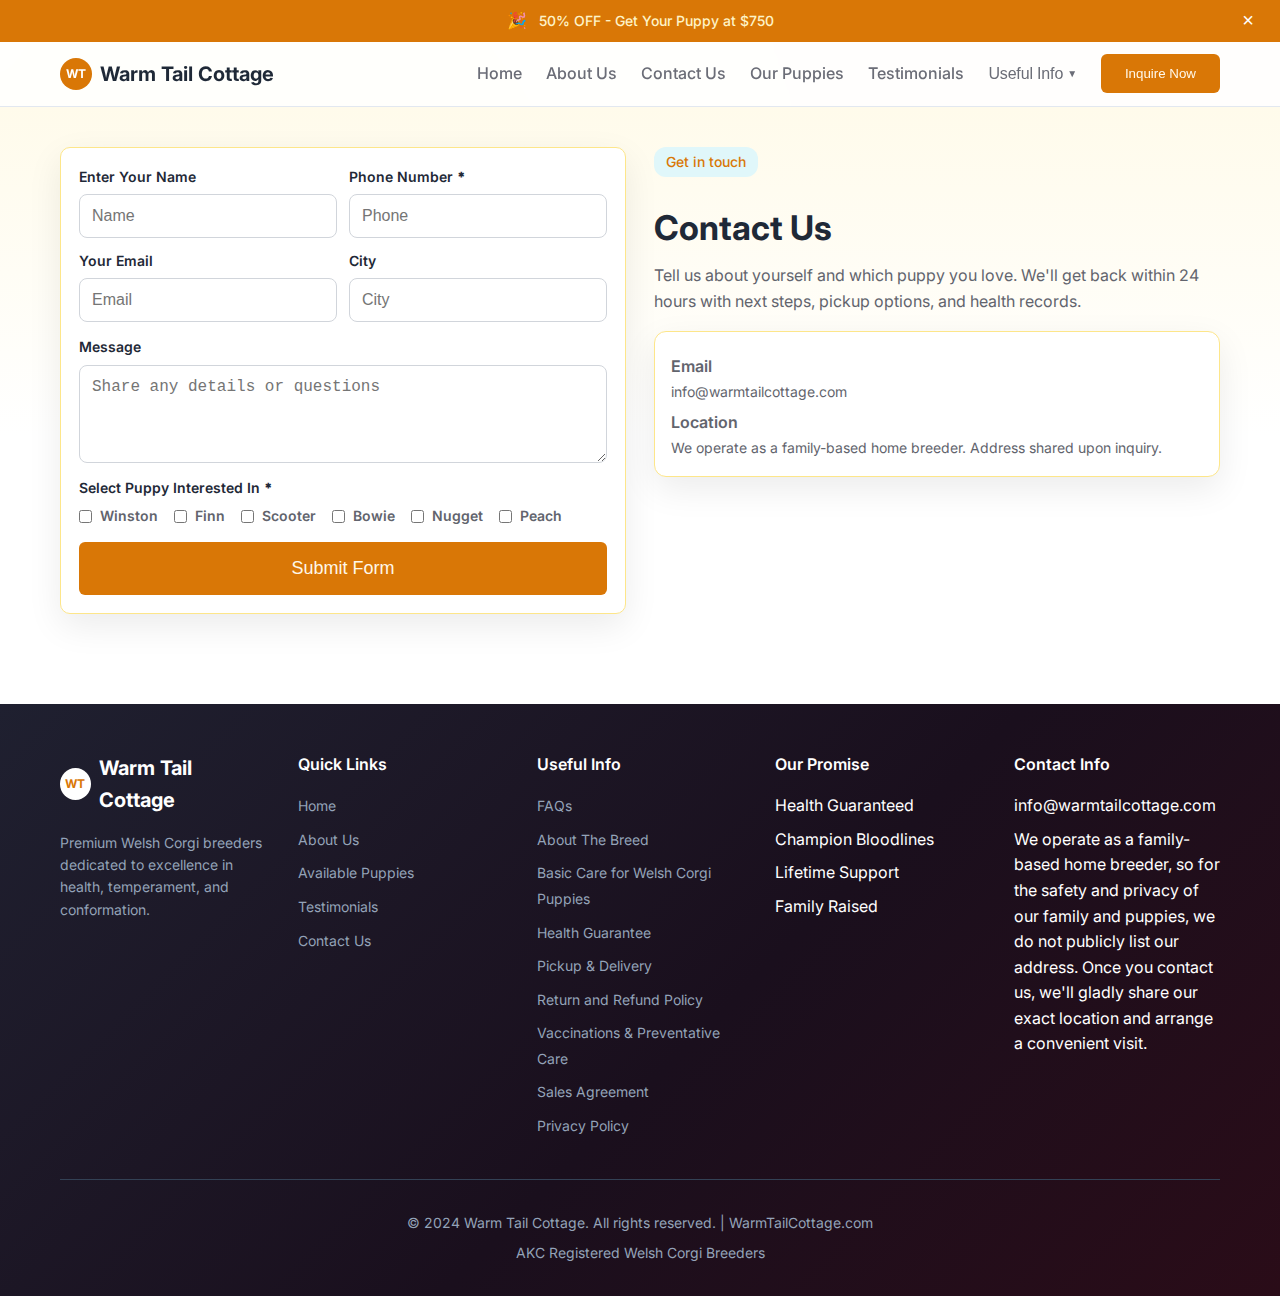
<file: contact.html>
<!DOCTYPE html>
<html lang="en">
<head>
    <meta charset="UTF-8">
    <meta name="viewport" content="width=device-width, initial-scale=1.0">
    <title>Contact Us | Warm Tail Cottage</title>
    <meta name="description" content="Contact Warm Tail Cottage to inquire about our Welsh Corgi puppies.">
    <link rel="stylesheet" href="style.css">
    <link rel="preconnect" href="https://fonts.googleapis.com">
    <link rel="preconnect" href="https://fonts.gstatic.com" crossorigin>
    <link href="https://fonts.googleapis.com/css2?family=Inter:wght@300;400;500;600;700;800&display=swap" rel="stylesheet">
</head>
<body>
            <!-- Top Bar with Discount -->
    <div class="top-bar">
        <div class="container">
            <div class="top-bar-content">
                <span class="discount-icon">🎉</span>
                <span class="discount-text">50% OFF - Get Your Puppy at $750</span>
                <button class="discount-close">×</button>
            </div>
        </div>
    </div>

    <!-- Navigation -->
    <nav class="navbar">
        <div class="nav-container">
            <div class="nav-brand">
                <div class="logo">WT</div>
                <span class="brand-name">Warm Tail Cottage</span>
            </div>
            <div class="nav-menu">
                <a href="index.html#home" class="nav-link">Home</a>
                <a href="about.html" class="nav-link">About Us</a>
                <a href="contact.html" class="nav-link">Contact Us</a>
                <a href="available-puppies.html" class="nav-link">Our Puppies</a>
                <a href="reviews.html" class="nav-link">Testimonials</a>

                <!-- Useful Info Dropdown -->
                <div class="dropdown">
                    <button class="nav-link dropdown-btn">
                        Useful Info
                        <span class="dropdown-arrow">▼</span>
                    </button>
                    <div class="dropdown-content">
                        <a href="faqs.html">FAQs</a>
                        <a href="about-breed.html">About The Breed</a>
                        <a href="basic-care.html">Basic Care for Welsh Corgi Puppies</a>
                        <a href="health-guarantee.html">Health Guarantee</a>
                        <a href="pickup-delivery.html">Pickup & Delivery</a>
                        <a href="return-refund.html">Return and Refund Policy</a>
                        <a href="vaccinations.html">Vaccinations & Preventative Care</a>
                        <a href="sales-agreement.html">Sales Agreement</a>
                        <a href="privacy-policy.html">Privacy Policy</a>
                    </div>
                </div>
                <button class="cta-button" onclick="window.location.href='contact.html'">Inquire Now</button>
            </div>

            <!-- Mobile Menu Button -->
            <button class="mobile-menu-btn" aria-label="Open menu">
                <span class="hamburger-line"></span>
                <span class="hamburger-line"></span>
                <span class="hamburger-line"></span>
            </button>
        </div>
    </nav>

    <!-- Mobile Menu Overlay -->
    <div class="mobile-menu-overlay">
        <div class="mobile-menu">
            <button class="mobile-menu-close" aria-label="Close menu">&times;</button>
            <nav class="mobile-nav">
                <a href="index.html#home" class="mobile-nav-link">Home</a>
                <a href="about.html" class="mobile-nav-link">About Us</a>
                <a href="contact.html" class="mobile-nav-link">Contact Us</a>
                <a href="available-puppies.html" class="mobile-nav-link">Our Puppies</a>
                <a href="reviews.html" class="mobile-nav-link">Testimonials</a>

                <div class="mobile-nav-section">
                    <span class="mobile-nav-heading">Useful Info</span>
                    <a href="faqs.html" class="mobile-nav-link sub">FAQs</a>
                    <a href="about-breed.html" class="mobile-nav-link sub">About The Breed</a>
                    <a href="basic-care.html" class="mobile-nav-link sub">Basic Care</a>
                    <a href="health-guarantee.html" class="mobile-nav-link sub">Health Guarantee</a>
                    <a href="pickup-delivery.html" class="mobile-nav-link sub">Pickup & Delivery</a>
                    <a href="return-refund.html" class="mobile-nav-link sub">Return & Refund</a>
                    <a href="vaccinations.html" class="mobile-nav-link sub">Vaccinations</a>
                    <a href="sales-agreement.html" class="mobile-nav-link sub">Sales Agreement</a>
                    <a href="privacy-policy.html" class="mobile-nav-link sub">Privacy Policy</a>
                </div>

                <a href="contact.html" class="mobile-cta-button">Inquire Now</a>
            </nav>
        </div>
    </div>

    <!-- Contact Form -->
    <main class="contact-page">
        <div class="container">
            <div class="contact-page-grid">
                <form class="contact-form-page web3form" action="https://api.web3forms.com/submit" method="POST">
                    <input type="hidden" name="access_key" value="178b505f-e901-42d0-9e7e-6d04fac56dbf">
                    <input type="hidden" name="replyto">
                    <input type="hidden" name="formName" value="Contact Page">
                    <input type="hidden" name="subject" value="Warm Tail Cottage Contact Form">
                    <input type="hidden" name="from_name" value="Warm Tail Cottage Website">
                    <input type="hidden" name="redirect" value="thank-you.html">
                    <div class="form-grid">
                        <label class="field">
                            <span>Enter Your Name</span>
                            <input type="text" name="name" placeholder="Name" required>
                        </label>
                        <label class="field">
                            <span>Phone Number <b>*</b></span>
                            <input type="tel" name="phone" placeholder="Phone" required>
                        </label>
                        <label class="field">
                            <span>Your Email</span>
                            <input type="email" name="email" placeholder="Email" required>
                        </label>
                        <label class="field">
                            <span>City</span>
                            <input type="text" name="city" placeholder="City">
                        </label>
                    </div>
                    <label class="field">
                        <span>Message</span>
                        <textarea name="message" rows="4" placeholder="Share any details or questions"></textarea>
                    </label>

                    <div class="field">
                        <span>Select Puppy Interested In <b>*</b></span>
                        <div class="puppy-checkboxes">
                            <label><input type="checkbox" name="puppy" value="Winston"> Winston</label>
                            <label><input type="checkbox" name="puppy" value="Finn"> Finn</label>
                            <label><input type="checkbox" name="puppy" value="Scooter"> Scooter</label>
                            <label><input type="checkbox" name="puppy" value="Bowie"> Bowie</label>
                            <label><input type="checkbox" name="puppy" value="Nugget"> Nugget</label>
                            <label><input type="checkbox" name="puppy" value="Peach"> Peach</label>
                        </div>
                    </div>

                    <button type="submit" class="btn-primary full-width">Submit Form</button>
                    <div class="form-message form-status" aria-live="polite"></div>
                </form>
                <div class="contact-page-copy">
                    <span class="badge">Get in touch</span>
                    <h1>Contact Us</h1>
                    <p>Tell us about yourself and which puppy you love. We'll get back within 24 hours with next steps, pickup options, and health records.</p>
                    <div class="contact-card">
                        <p class="contact-label">Email</p>
                        <p class="contact-value">info@warmtailcottage.com</p>
                        <p class="contact-label">Location</p>
                        <p class="contact-value">We operate as a family-based home breeder. Address shared upon inquiry.</p>
                    </div>
                </div>
            </div>
        </div>
    </main>

            <!-- Footer -->
    <footer class="footer">
        <div class="container">
            <div class="footer-grid">
                <div class="footer-column">
                    <div class="footer-brand">
                        <div class="logo">WT</div>
                        <span class="brand-name">Warm Tail Cottage</span>
                    </div>
                    <p class="footer-description">
                        Premium Welsh Corgi breeders dedicated to excellence in health, temperament, and conformation.
                    </p>
                </div>

                <div class="footer-column">
                    <h4>Quick Links</h4>
                    <ul>
                        <li><a href="index.html#home">Home</a></li>
                        <li><a href="about.html">About Us</a></li>
                        <li><a href="available-puppies.html">Available Puppies</a></li>
                        <li><a href="reviews.html">Testimonials</a></li>
                        <li><a href="contact.html">Contact Us</a></li>
                    </ul>
                </div>

                <div class="footer-column">
                    <h4>Useful Info</h4>
                    <ul>
                        <li><a href="faqs.html">FAQs</a></li>
                        <li><a href="about-breed.html">About The Breed</a></li>
                        <li><a href="basic-care.html">Basic Care for Welsh Corgi Puppies</a></li>
                        <li><a href="health-guarantee.html">Health Guarantee</a></li>
                        <li><a href="pickup-delivery.html">Pickup & Delivery</a></li>
                        <li><a href="return-refund.html">Return and Refund Policy</a></li>
                        <li><a href="vaccinations.html">Vaccinations & Preventative Care</a></li>
                        <li><a href="sales-agreement.html">Sales Agreement</a></li>
                        <li><a href="privacy-policy.html">Privacy Policy</a></li>
                    </ul>
                </div>

                <div class="footer-column">
                    <h4>Our Promise</h4>
                    <ul>
                        <li>Health Guaranteed</li>
                        <li>Champion Bloodlines</li>
                        <li>Lifetime Support</li>
                        <li>Family Raised</li>
                    </ul>
                </div>

                <div class="footer-column">
                    <h4>Contact Info</h4>
                    <ul>
                        <li>info@warmtailcottage.com</li>
                        <li>We operate as a family-based home breeder, so for the safety and privacy of our family and puppies, we do not publicly list our address. Once you contact us, we'll gladly share our exact location and arrange a convenient visit.</li>
                    </ul>
                </div>
            </div>

            <div class="footer-bottom">
                <p>© 2024 Warm Tail Cottage. All rights reserved. | WarmTailCottage.com</p>
                <p>AKC Registered Welsh Corgi Breeders</p>
            </div>
        </div>
    </footer>

    <script src="script.js"></script>
</body>
</html>
</file>
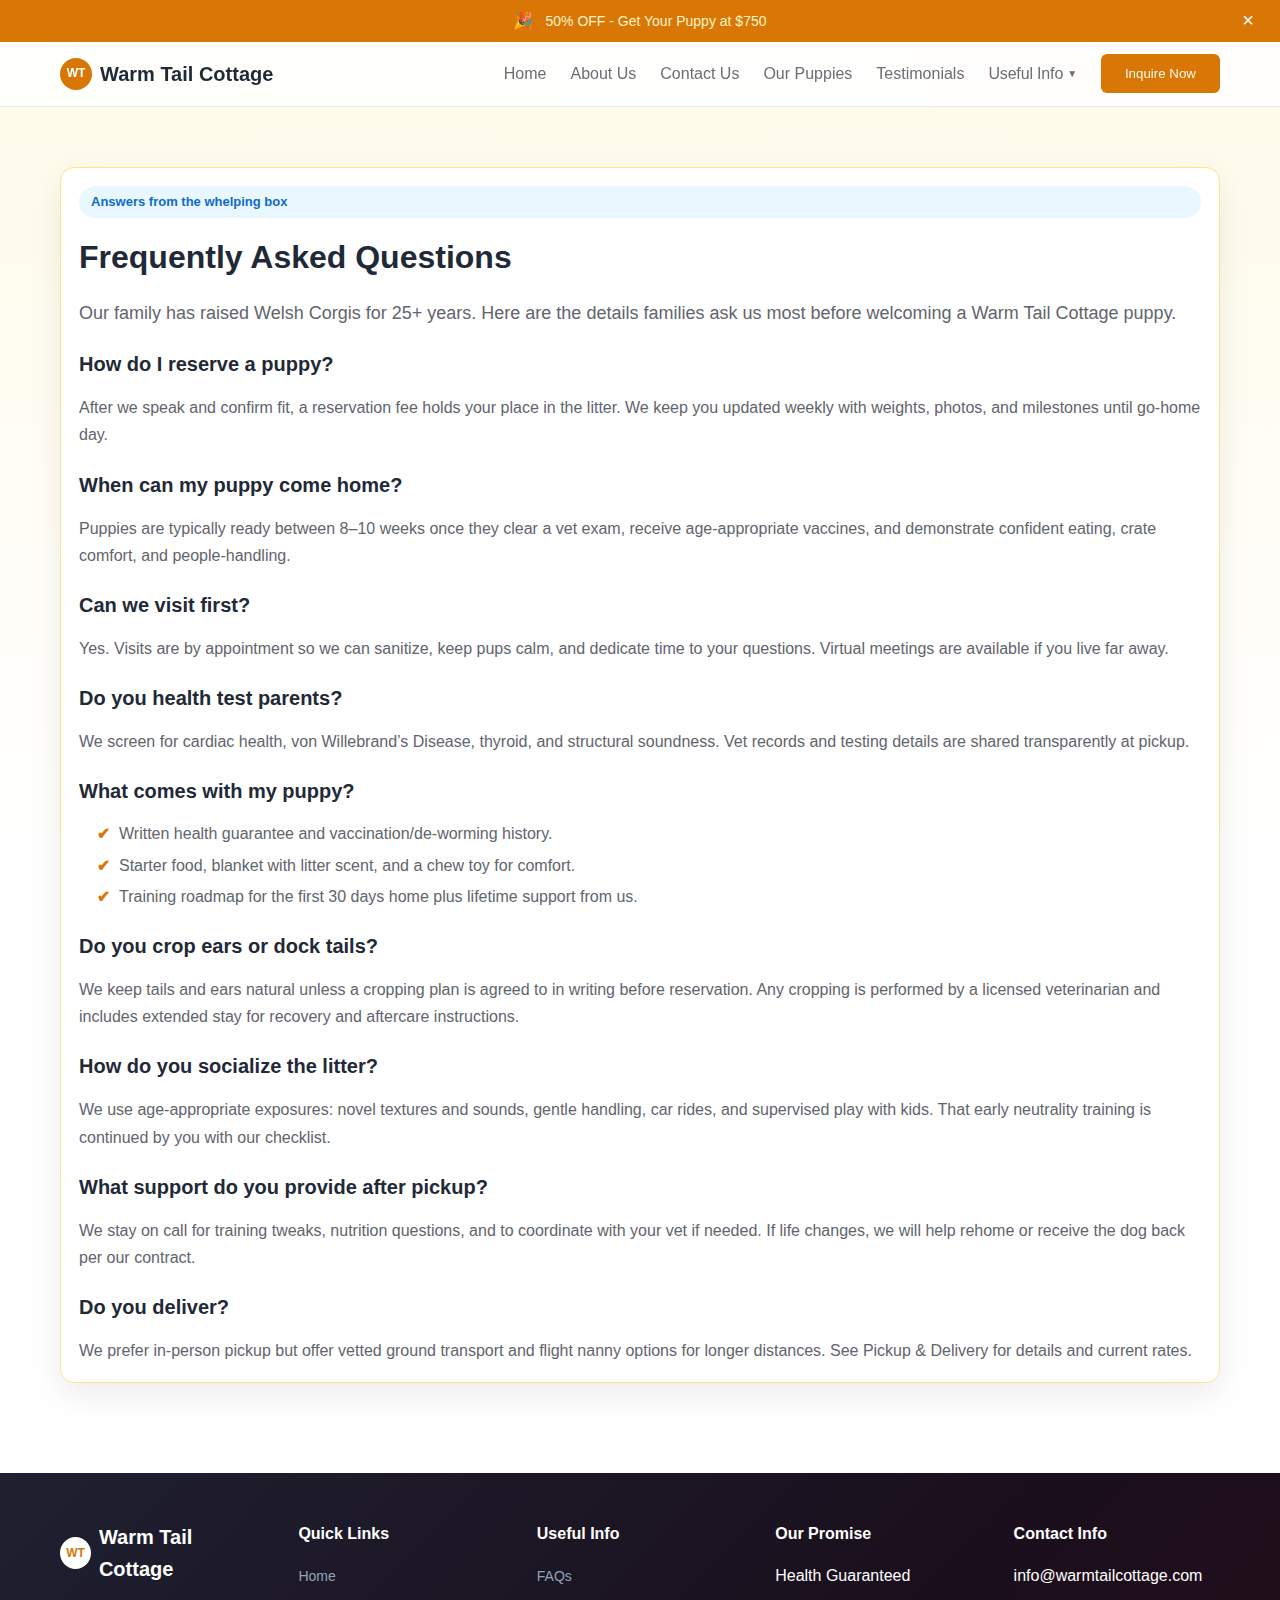
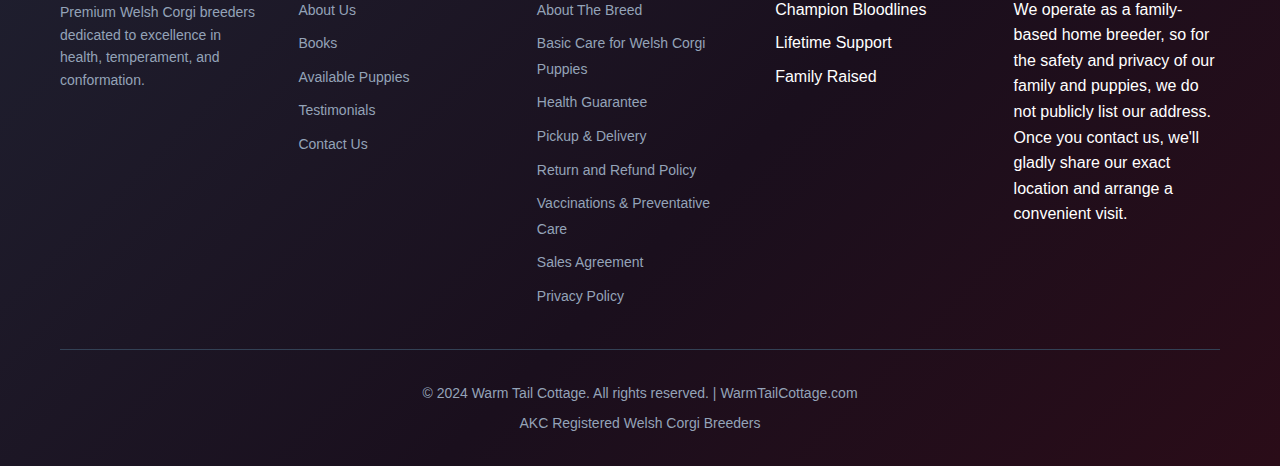
<file: faqs.html>
<!DOCTYPE html>
<html lang="en">
<head>
    <meta charset="UTF-8">
    <meta name="viewport" content="width=device-width, initial-scale=1.0">
    <title>FAQs | Warm Tail Cottage</title>
    <meta name="description" content="Frequently asked questions about adopting a Welsh Corgi puppy from Warm Tail Cottage: process, health testing, pickup, training, and support.">
    <link rel="stylesheet" href="style.css">
</head>
<body>
            <!-- Top Bar with Discount -->
    <div class="top-bar">
        <div class="container">
            <div class="top-bar-content">
                <span class="discount-icon">🎉</span>
                <span class="discount-text">50% OFF - Get Your Puppy at $750</span>
                <button class="discount-close">×</button>
            </div>
        </div>
    </div>

    <!-- Navigation -->
    <nav class="navbar">
        <div class="nav-container">
            <div class="nav-brand">
                <div class="logo">WT</div>
                <span class="brand-name">Warm Tail Cottage</span>
            </div>
            <div class="nav-menu">
                <a href="index.html#home" class="nav-link">Home</a>
                <a href="about.html" class="nav-link">About Us</a>
                <a href="contact.html" class="nav-link">Contact Us</a>
                <a href="available-puppies.html" class="nav-link">Our Puppies</a>
                <a href="reviews.html" class="nav-link">Testimonials</a>
                
                <!-- Useful Info Dropdown -->
                <div class="dropdown">
                    <button class="nav-link dropdown-btn">
                        Useful Info
                        <span class="dropdown-arrow">▼</span>
                    </button>
                    <div class="dropdown-content">
                        <a href="faqs.html">FAQs</a>
                        <a href="about-breed.html">About The Breed</a>
                        <a href="basic-care.html">Basic Care for Welsh Corgi Puppies</a>
                        <a href="health-guarantee.html">Health Guarantee</a>
                        <a href="pickup-delivery.html">Pickup & Delivery</a>
                        <a href="return-refund.html">Return and Refund Policy</a>
                        <a href="vaccinations.html">Vaccinations & Preventative Care</a>
                        <a href="sales-agreement.html">Sales Agreement</a>
                        <a href="privacy-policy.html">Privacy Policy</a>
                    </div>
                </div>
                <button class="cta-button" onclick="window.location.href='contact.html'">Inquire Now</button>
            </div>

            <!-- Mobile Menu Button -->
            <button class="mobile-menu-btn" aria-label="Open menu">
                <span class="hamburger-line"></span>
                <span class="hamburger-line"></span>
                <span class="hamburger-line"></span>
            </button>
        </div>
    </nav>

    <!-- Mobile Menu Overlay -->
    <div class="mobile-menu-overlay">
        <div class="mobile-menu">
            <button class="mobile-menu-close" aria-label="Close menu">&times;</button>
            <nav class="mobile-nav">
                <a href="index.html#home" class="mobile-nav-link">Home</a>
                <a href="about.html" class="mobile-nav-link">About Us</a>
                <a href="contact.html" class="mobile-nav-link">Contact Us</a>
                <a href="available-puppies.html" class="mobile-nav-link">Our Puppies</a>
                <a href="reviews.html" class="mobile-nav-link">Testimonials</a>

                <div class="mobile-nav-section">
                    <span class="mobile-nav-heading">Useful Info</span>
                    <a href="faqs.html" class="mobile-nav-link sub">FAQs</a>
                    <a href="about-breed.html" class="mobile-nav-link sub">About The Breed</a>
                    <a href="basic-care.html" class="mobile-nav-link sub">Basic Care</a>
                    <a href="health-guarantee.html" class="mobile-nav-link sub">Health Guarantee</a>
                    <a href="pickup-delivery.html" class="mobile-nav-link sub">Pickup & Delivery</a>
                    <a href="return-refund.html" class="mobile-nav-link sub">Return & Refund</a>
                    <a href="vaccinations.html" class="mobile-nav-link sub">Vaccinations</a>
                    <a href="sales-agreement.html" class="mobile-nav-link sub">Sales Agreement</a>
                    <a href="privacy-policy.html" class="mobile-nav-link sub">Privacy Policy</a>
                </div>

                <a href="contact.html" class="mobile-cta-button">Inquire Now</a>
            </nav>
        </div>
    </div>

    <main class="info-page">
        <div class="container">
            <div class="info-card">
                <div class="pill-tag">Answers from the whelping box</div>
                <h1>Frequently Asked Questions</h1>
                <p class="info-lede">Our family has raised Welsh Corgis for 25+ years. Here are the details families ask us most before welcoming a Warm Tail Cottage puppy.</p>

                <h2>How do I reserve a puppy?</h2>
                <p>After we speak and confirm fit, a reservation fee holds your place in the litter. We keep you updated weekly with weights, photos, and milestones until go-home day.</p>

                <h2>When can my puppy come home?</h2>
                <p>Puppies are typically ready between 8–10 weeks once they clear a vet exam, receive age-appropriate vaccines, and demonstrate confident eating, crate comfort, and people-handling.</p>

                <h2>Can we visit first?</h2>
                <p>Yes. Visits are by appointment so we can sanitize, keep pups calm, and dedicate time to your questions. Virtual meetings are available if you live far away.</p>

                <h2>Do you health test parents?</h2>
                <p>We screen for cardiac health, von Willebrand’s Disease, thyroid, and structural soundness. Vet records and testing details are shared transparently at pickup.</p>

                <h2>What comes with my puppy?</h2>
                <ul class="checklist">
                    <li>Written health guarantee and vaccination/de-worming history.</li>
                    <li>Starter food, blanket with litter scent, and a chew toy for comfort.</li>
                    <li>Training roadmap for the first 30 days home plus lifetime support from us.</li>
                </ul>

                <h2>Do you crop ears or dock tails?</h2>
                <p>We keep tails and ears natural unless a cropping plan is agreed to in writing before reservation. Any cropping is performed by a licensed veterinarian and includes extended stay for recovery and aftercare instructions.</p>

                <h2>How do you socialize the litter?</h2>
                <p>We use age-appropriate exposures: novel textures and sounds, gentle handling, car rides, and supervised play with kids. That early neutrality training is continued by you with our checklist.</p>

                <h2>What support do you provide after pickup?</h2>
                <p>We stay on call for training tweaks, nutrition questions, and to coordinate with your vet if needed. If life changes, we will help rehome or receive the dog back per our contract.</p>

                <h2>Do you deliver?</h2>
                <p>We prefer in-person pickup but offer vetted ground transport and flight nanny options for longer distances. See Pickup & Delivery for details and current rates.</p>
            </div>
        </div>
    </main>

            <!-- Footer -->
    <footer class="footer">
        <div class="container">
            <div class="footer-grid">
                <div class="footer-column">
                    <div class="footer-brand">
                        <div class="logo">WT</div>
                        <span class="brand-name">Warm Tail Cottage</span>
                    </div>
                    <p class="footer-description">
                        Premium Welsh Corgi breeders dedicated to excellence in health, temperament, and conformation.
                    </p>
                </div>
                
                <div class="footer-column">
                    <h4>Quick Links</h4>
                    <ul>
                        <li><a href="index.html#home">Home</a></li>
                        <li><a href="about.html">About Us</a></li>
                        <li><a href="index.html#books">Books</a></li>
                        <li><a href="available-puppies.html">Available Puppies</a></li>
                        <li><a href="reviews.html">Testimonials</a></li>
                        <li><a href="contact.html">Contact Us</a></li>
                    </ul>
                </div>
                
                <div class="footer-column">
                    <h4>Useful Info</h4>
                    <ul>
                        <li><a href="faqs.html">FAQs</a></li>
                        <li><a href="about-breed.html">About The Breed</a></li>
                        <li><a href="basic-care.html">Basic Care for Welsh Corgi Puppies</a></li>
                        <li><a href="health-guarantee.html">Health Guarantee</a></li>
                        <li><a href="pickup-delivery.html">Pickup & Delivery</a></li>
                        <li><a href="return-refund.html">Return and Refund Policy</a></li>
                        <li><a href="vaccinations.html">Vaccinations & Preventative Care</a></li>
                        <li><a href="sales-agreement.html">Sales Agreement</a></li>
                        <li><a href="privacy-policy.html">Privacy Policy</a></li>
                    </ul>
                </div>
                
                <div class="footer-column">
                    <h4>Our Promise</h4>
                    <ul>
                        <li>Health Guaranteed</li>
                        <li>Champion Bloodlines</li>
                        <li>Lifetime Support</li>
                        <li>Family Raised</li>
                    </ul>
                </div>
                
                <div class="footer-column">
                    <h4>Contact Info</h4>
                    <ul>
                        <li>info@warmtailcottage.com</li>
                        <li>We operate as a family-based home breeder, so for the safety and privacy of our family and puppies, we do not publicly list our address. Once you contact us, we'll gladly share our exact location and arrange a convenient visit.</li>
                    </ul>
                </div>
            </div>
            
            <div class="footer-bottom">
                <p>© 2024 Warm Tail Cottage. All rights reserved. | WarmTailCottage.com</p>
                <p>AKC Registered Welsh Corgi Breeders</p>
            </div>
        </div>
    </footer>
    <script src="script.js"></script>
</body>
</html>
</file>
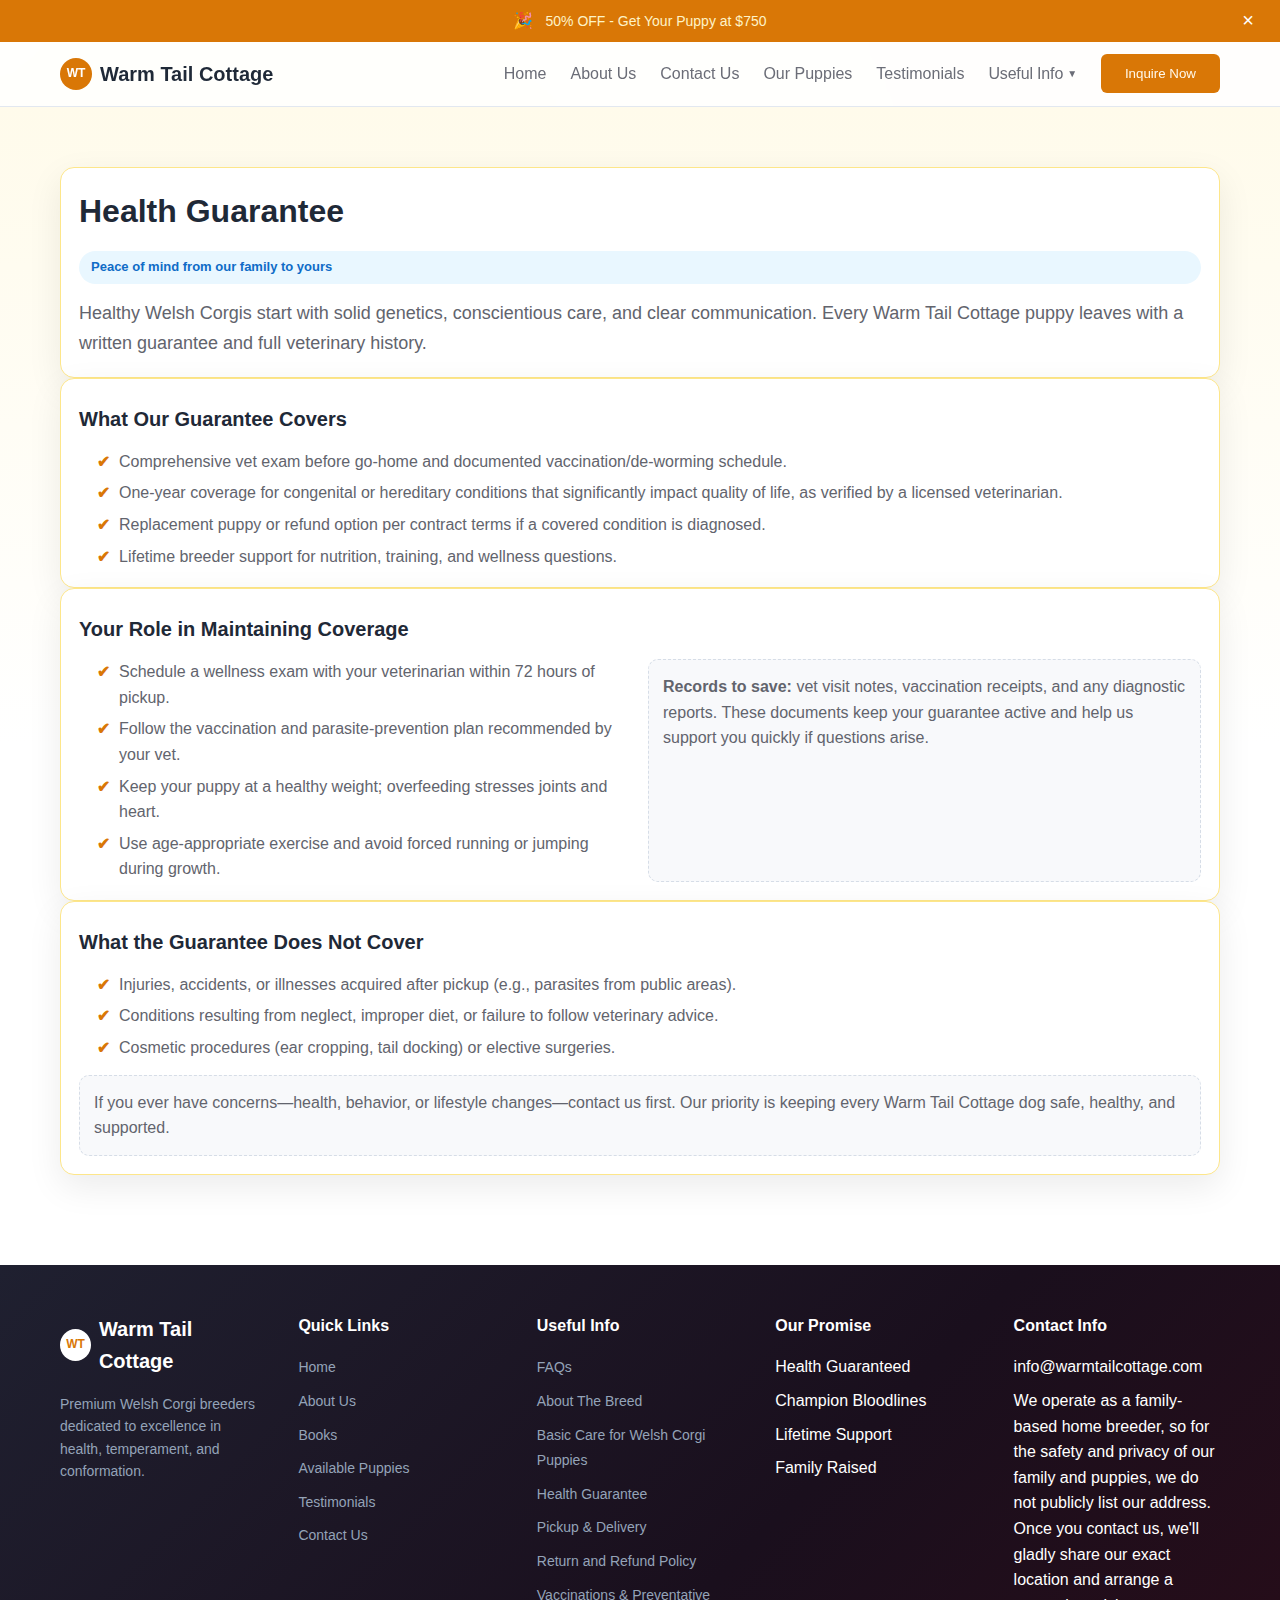
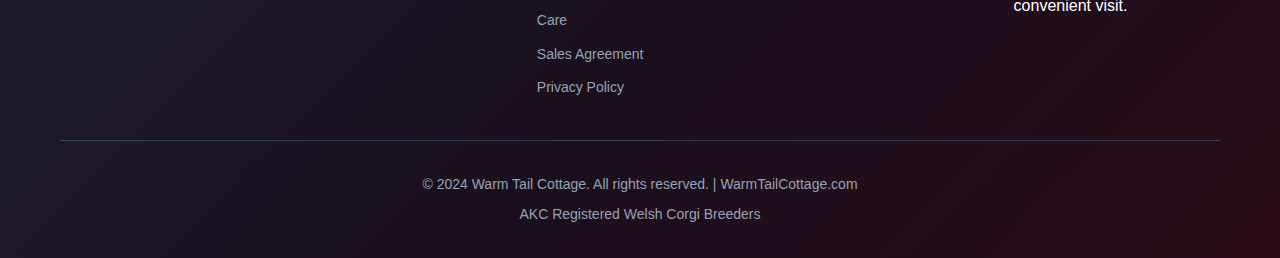
<file: health-guarantee.html>
<!DOCTYPE html>
<html lang="en">
<head>
    <meta charset="UTF-8">
    <meta name="viewport" content="width=device-width, initial-scale=1.0">
    <title>Health Guarantee | Warm Tail Cottage</title>
    <meta name="description" content="Health guarantee details for Warm Tail Cottage Welsh Corgi puppies: coverage, owner responsibilities, and veterinary support.">
    <link rel="stylesheet" href="style.css">
</head>
<body>
            <!-- Top Bar with Discount -->
    <div class="top-bar">
        <div class="container">
            <div class="top-bar-content">
                <span class="discount-icon">🎉</span>
                <span class="discount-text">50% OFF - Get Your Puppy at $750</span>
                <button class="discount-close">×</button>
            </div>
        </div>
    </div>

    <!-- Navigation -->
    <nav class="navbar">
        <div class="nav-container">
            <div class="nav-brand">
                <div class="logo">WT</div>
                <span class="brand-name">Warm Tail Cottage</span>
            </div>
            <div class="nav-menu">
                <a href="index.html#home" class="nav-link">Home</a>
                <a href="about.html" class="nav-link">About Us</a>
                <a href="contact.html" class="nav-link">Contact Us</a>
                <a href="available-puppies.html" class="nav-link">Our Puppies</a>
                <a href="reviews.html" class="nav-link">Testimonials</a>
                
                <!-- Useful Info Dropdown -->
                <div class="dropdown">
                    <button class="nav-link dropdown-btn">
                        Useful Info
                        <span class="dropdown-arrow">▼</span>
                    </button>
                    <div class="dropdown-content">
                        <a href="faqs.html">FAQs</a>
                        <a href="about-breed.html">About The Breed</a>
                        <a href="basic-care.html">Basic Care for Welsh Corgi Puppies</a>
                        <a href="health-guarantee.html">Health Guarantee</a>
                        <a href="pickup-delivery.html">Pickup & Delivery</a>
                        <a href="return-refund.html">Return and Refund Policy</a>
                        <a href="vaccinations.html">Vaccinations & Preventative Care</a>
                        <a href="sales-agreement.html">Sales Agreement</a>
                        <a href="privacy-policy.html">Privacy Policy</a>
                    </div>
                </div>
                <button class="cta-button" onclick="window.location.href='contact.html'">Inquire Now</button>
            </div>

            <!-- Mobile Menu Button -->
            <button class="mobile-menu-btn" aria-label="Open menu">
                <span class="hamburger-line"></span>
                <span class="hamburger-line"></span>
                <span class="hamburger-line"></span>
            </button>
        </div>
    </nav>

    <!-- Mobile Menu Overlay -->
    <div class="mobile-menu-overlay">
        <div class="mobile-menu">
            <button class="mobile-menu-close" aria-label="Close menu">&times;</button>
            <nav class="mobile-nav">
                <a href="index.html#home" class="mobile-nav-link">Home</a>
                <a href="about.html" class="mobile-nav-link">About Us</a>
                <a href="contact.html" class="mobile-nav-link">Contact Us</a>
                <a href="available-puppies.html" class="mobile-nav-link">Our Puppies</a>
                <a href="reviews.html" class="mobile-nav-link">Testimonials</a>

                <div class="mobile-nav-section">
                    <span class="mobile-nav-heading">Useful Info</span>
                    <a href="faqs.html" class="mobile-nav-link sub">FAQs</a>
                    <a href="about-breed.html" class="mobile-nav-link sub">About The Breed</a>
                    <a href="basic-care.html" class="mobile-nav-link sub">Basic Care</a>
                    <a href="health-guarantee.html" class="mobile-nav-link sub">Health Guarantee</a>
                    <a href="pickup-delivery.html" class="mobile-nav-link sub">Pickup & Delivery</a>
                    <a href="return-refund.html" class="mobile-nav-link sub">Return & Refund</a>
                    <a href="vaccinations.html" class="mobile-nav-link sub">Vaccinations</a>
                    <a href="sales-agreement.html" class="mobile-nav-link sub">Sales Agreement</a>
                    <a href="privacy-policy.html" class="mobile-nav-link sub">Privacy Policy</a>
                </div>

                <a href="contact.html" class="mobile-cta-button">Inquire Now</a>
            </nav>
        </div>
    </div>

    <main class="info-page">
        <div class="container">
            <div class="info-card">
                <h1>Health Guarantee</h1>
                <div class="pill-tag">Peace of mind from our family to yours</div>
                <p class="info-lede">Healthy Welsh Corgis start with solid genetics, conscientious care, and clear communication. Every Warm Tail Cottage puppy leaves with a written guarantee and full veterinary history.</p>
            </div>

            <div class="info-card">
                <h2>What Our Guarantee Covers</h2>
                <ul class="checklist">
                    <li>Comprehensive vet exam before go-home and documented vaccination/de-worming schedule.</li>
                    <li>One-year coverage for congenital or hereditary conditions that significantly impact quality of life, as verified by a licensed veterinarian.</li>
                    <li>Replacement puppy or refund option per contract terms if a covered condition is diagnosed.</li>
                    <li>Lifetime breeder support for nutrition, training, and wellness questions.</li>
                </ul>
            </div>

            <div class="info-card">
                <h2>Your Role in Maintaining Coverage</h2>
                <div class="info-columns">
                    <div>
                        <ul class="checklist">
                            <li>Schedule a wellness exam with your veterinarian within 72 hours of pickup.</li>
                            <li>Follow the vaccination and parasite-prevention plan recommended by your vet.</li>
                            <li>Keep your puppy at a healthy weight; overfeeding stresses joints and heart.</li>
                            <li>Use age-appropriate exercise and avoid forced running or jumping during growth.</li>
                        </ul>
                    </div>
                    <div class="note-box">
                        <strong>Records to save:</strong> vet visit notes, vaccination receipts, and any diagnostic reports. These documents keep your guarantee active and help us support you quickly if questions arise.
                    </div>
                </div>
            </div>

            <div class="info-card">
                <h2>What the Guarantee Does Not Cover</h2>
                <ul class="checklist">
                    <li>Injuries, accidents, or illnesses acquired after pickup (e.g., parasites from public areas).</li>
                    <li>Conditions resulting from neglect, improper diet, or failure to follow veterinary advice.</li>
                    <li>Cosmetic procedures (ear cropping, tail docking) or elective surgeries.</li>
                </ul>
                <div class="note-box">
                    If you ever have concerns—health, behavior, or lifestyle changes—contact us first. Our priority is keeping every Warm Tail Cottage dog safe, healthy, and supported.
                </div>
            </div>
        </div>
    </main>

            <!-- Footer -->
    <footer class="footer">
        <div class="container">
            <div class="footer-grid">
                <div class="footer-column">
                    <div class="footer-brand">
                        <div class="logo">WT</div>
                        <span class="brand-name">Warm Tail Cottage</span>
                    </div>
                    <p class="footer-description">
                        Premium Welsh Corgi breeders dedicated to excellence in health, temperament, and conformation.
                    </p>
                </div>
                
                <div class="footer-column">
                    <h4>Quick Links</h4>
                    <ul>
                        <li><a href="index.html#home">Home</a></li>
                        <li><a href="about.html">About Us</a></li>
                        <li><a href="index.html#books">Books</a></li>
                        <li><a href="available-puppies.html">Available Puppies</a></li>
                        <li><a href="reviews.html">Testimonials</a></li>
                        <li><a href="contact.html">Contact Us</a></li>
                    </ul>
                </div>
                
                <div class="footer-column">
                    <h4>Useful Info</h4>
                    <ul>
                        <li><a href="faqs.html">FAQs</a></li>
                        <li><a href="about-breed.html">About The Breed</a></li>
                        <li><a href="basic-care.html">Basic Care for Welsh Corgi Puppies</a></li>
                        <li><a href="health-guarantee.html">Health Guarantee</a></li>
                        <li><a href="pickup-delivery.html">Pickup & Delivery</a></li>
                        <li><a href="return-refund.html">Return and Refund Policy</a></li>
                        <li><a href="vaccinations.html">Vaccinations & Preventative Care</a></li>
                        <li><a href="sales-agreement.html">Sales Agreement</a></li>
                        <li><a href="privacy-policy.html">Privacy Policy</a></li>
                    </ul>
                </div>
                
                <div class="footer-column">
                    <h4>Our Promise</h4>
                    <ul>
                        <li>Health Guaranteed</li>
                        <li>Champion Bloodlines</li>
                        <li>Lifetime Support</li>
                        <li>Family Raised</li>
                    </ul>
                </div>
                
                <div class="footer-column">
                    <h4>Contact Info</h4>
                    <ul>
                        <li>info@warmtailcottage.com</li>
                        <li>We operate as a family-based home breeder, so for the safety and privacy of our family and puppies, we do not publicly list our address. Once you contact us, we'll gladly share our exact location and arrange a convenient visit.</li>
                    </ul>
                </div>
            </div>
            
            <div class="footer-bottom">
                <p>© 2024 Warm Tail Cottage. All rights reserved. | WarmTailCottage.com</p>
                <p>AKC Registered Welsh Corgi Breeders</p>
            </div>
        </div>
    </footer>
    <script src="script.js"></script>
</body>
</html>
</file>
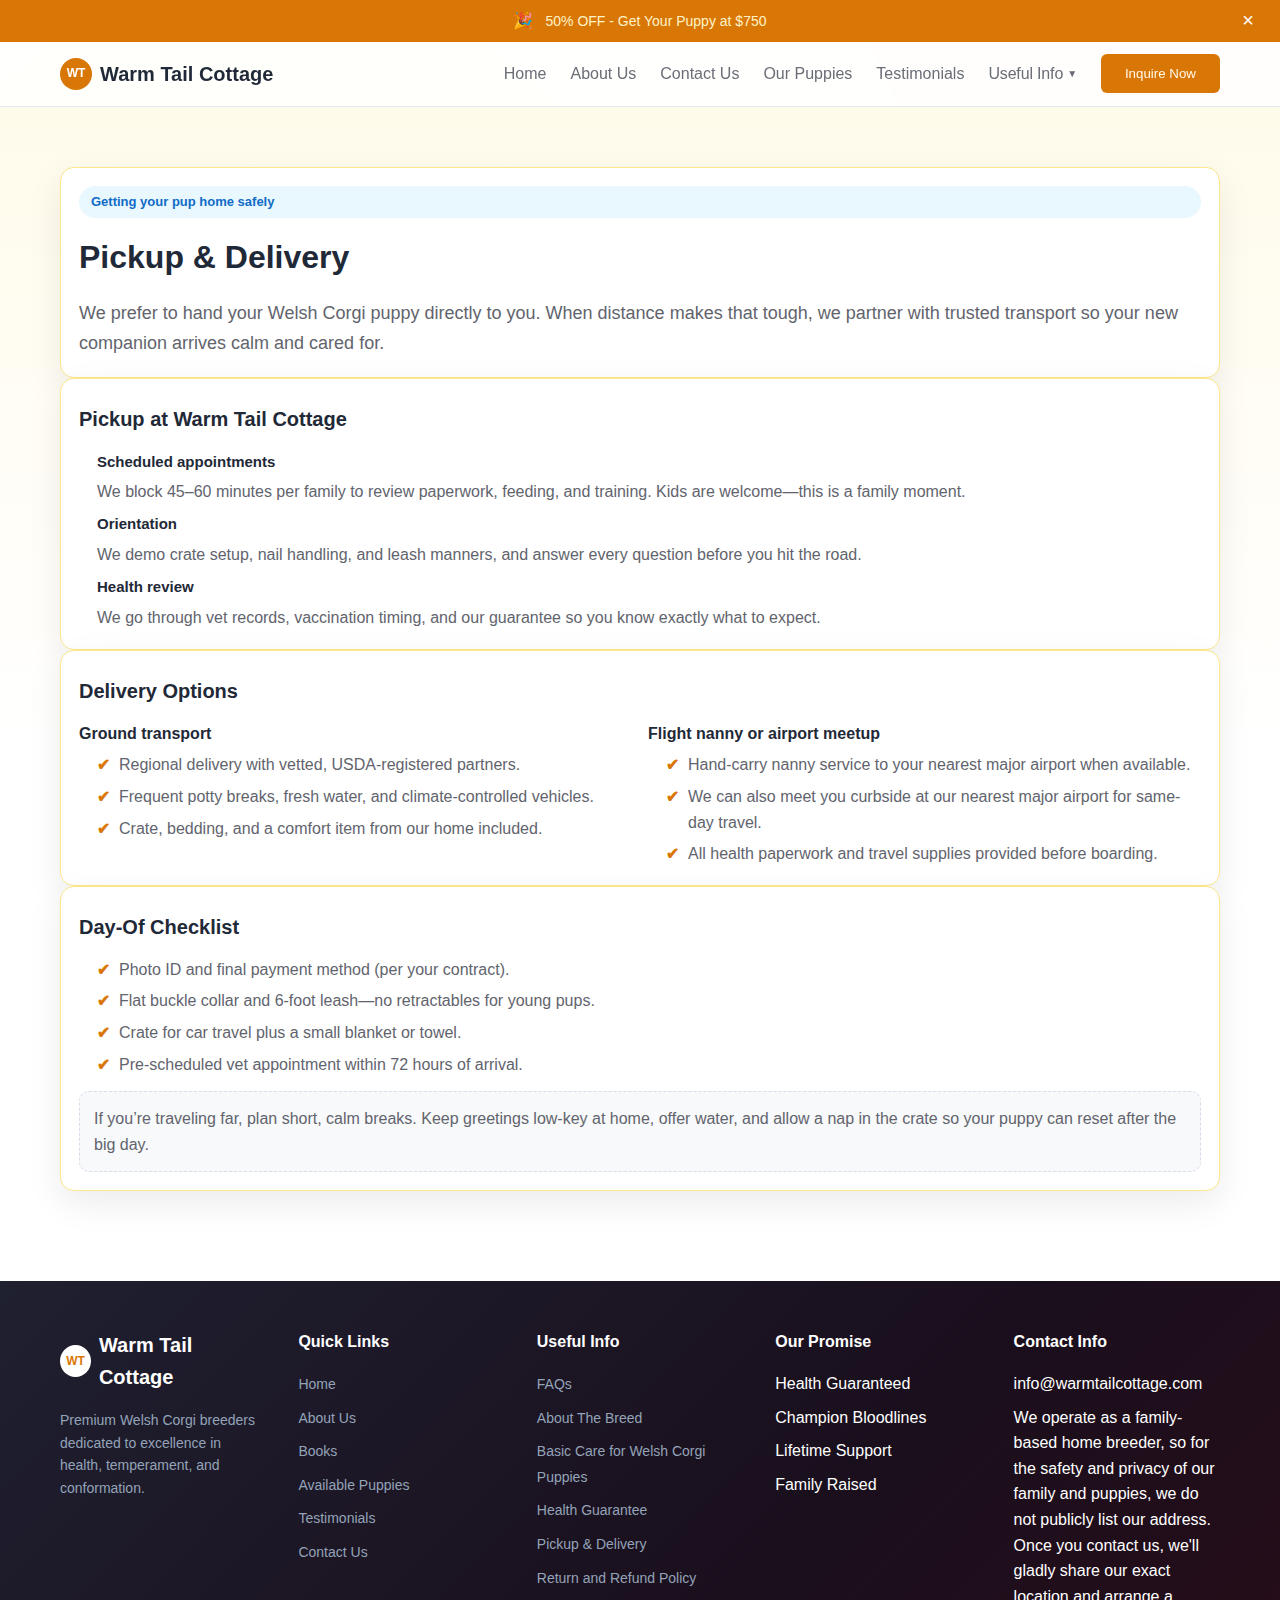
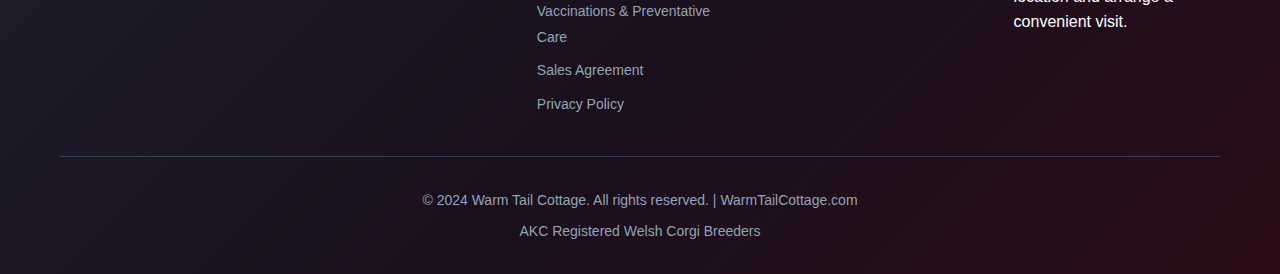
<file: pickup-delivery.html>
<!DOCTYPE html>
<html lang="en">
<head>
    <meta charset="UTF-8">
    <meta name="viewport" content="width=device-width, initial-scale=1.0">
    <title>Pickup & Delivery | Warm Tail Cottage</title>
    <meta name="description" content="Pickup and delivery options for Warm Tail Cottage Welsh Corgi puppies: on-site orientation, travel prep, and transport choices.">
    <link rel="stylesheet" href="style.css">
</head>
<body>
            <!-- Top Bar with Discount -->
    <div class="top-bar">
        <div class="container">
            <div class="top-bar-content">
                <span class="discount-icon">🎉</span>
                <span class="discount-text">50% OFF - Get Your Puppy at $750</span>
                <button class="discount-close">×</button>
            </div>
        </div>
    </div>

    <!-- Navigation -->
    <nav class="navbar">
        <div class="nav-container">
            <div class="nav-brand">
                <div class="logo">WT</div>
                <span class="brand-name">Warm Tail Cottage</span>
            </div>
            <div class="nav-menu">
                <a href="index.html#home" class="nav-link">Home</a>
                <a href="about.html" class="nav-link">About Us</a>
                <a href="contact.html" class="nav-link">Contact Us</a>
                <a href="available-puppies.html" class="nav-link">Our Puppies</a>
                <a href="reviews.html" class="nav-link">Testimonials</a>
                
                <!-- Useful Info Dropdown -->
                <div class="dropdown">
                    <button class="nav-link dropdown-btn">
                        Useful Info
                        <span class="dropdown-arrow">▼</span>
                    </button>
                    <div class="dropdown-content">
                        <a href="faqs.html">FAQs</a>
                        <a href="about-breed.html">About The Breed</a>
                        <a href="basic-care.html">Basic Care for Welsh Corgi Puppies</a>
                        <a href="health-guarantee.html">Health Guarantee</a>
                        <a href="pickup-delivery.html">Pickup & Delivery</a>
                        <a href="return-refund.html">Return and Refund Policy</a>
                        <a href="vaccinations.html">Vaccinations & Preventative Care</a>
                        <a href="sales-agreement.html">Sales Agreement</a>
                        <a href="privacy-policy.html">Privacy Policy</a>
                    </div>
                </div>
                <button class="cta-button" onclick="window.location.href='contact.html'">Inquire Now</button>
            </div>

            <!-- Mobile Menu Button -->
            <button class="mobile-menu-btn" aria-label="Open menu">
                <span class="hamburger-line"></span>
                <span class="hamburger-line"></span>
                <span class="hamburger-line"></span>
            </button>
        </div>
    </nav>

    <!-- Mobile Menu Overlay -->
    <div class="mobile-menu-overlay">
        <div class="mobile-menu">
            <button class="mobile-menu-close" aria-label="Close menu">&times;</button>
            <nav class="mobile-nav">
                <a href="index.html#home" class="mobile-nav-link">Home</a>
                <a href="about.html" class="mobile-nav-link">About Us</a>
                <a href="contact.html" class="mobile-nav-link">Contact Us</a>
                <a href="available-puppies.html" class="mobile-nav-link">Our Puppies</a>
                <a href="reviews.html" class="mobile-nav-link">Testimonials</a>

                <div class="mobile-nav-section">
                    <span class="mobile-nav-heading">Useful Info</span>
                    <a href="faqs.html" class="mobile-nav-link sub">FAQs</a>
                    <a href="about-breed.html" class="mobile-nav-link sub">About The Breed</a>
                    <a href="basic-care.html" class="mobile-nav-link sub">Basic Care</a>
                    <a href="health-guarantee.html" class="mobile-nav-link sub">Health Guarantee</a>
                    <a href="pickup-delivery.html" class="mobile-nav-link sub">Pickup & Delivery</a>
                    <a href="return-refund.html" class="mobile-nav-link sub">Return & Refund</a>
                    <a href="vaccinations.html" class="mobile-nav-link sub">Vaccinations</a>
                    <a href="sales-agreement.html" class="mobile-nav-link sub">Sales Agreement</a>
                    <a href="privacy-policy.html" class="mobile-nav-link sub">Privacy Policy</a>
                </div>

                <a href="contact.html" class="mobile-cta-button">Inquire Now</a>
            </nav>
        </div>
    </div>

    <main class="info-page">
        <div class="container">
            <div class="info-card">
                <div class="pill-tag">Getting your pup home safely</div>
                <h1>Pickup & Delivery</h1>
                <p class="info-lede">We prefer to hand your Welsh Corgi puppy directly to you. When distance makes that tough, we partner with trusted transport so your new companion arrives calm and cared for.</p>
            </div>

            <div class="info-card">
                <h2>Pickup at Warm Tail Cottage</h2>
                <ul class="step-list">
                    <li>
                        <span class="step-title">Scheduled appointments</span>
                        <span>We block 45–60 minutes per family to review paperwork, feeding, and training. Kids are welcome—this is a family moment.</span>
                    </li>
                    <li>
                        <span class="step-title">Orientation</span>
                        <span>We demo crate setup, nail handling, and leash manners, and answer every question before you hit the road.</span>
                    </li>
                    <li>
                        <span class="step-title">Health review</span>
                        <span>We go through vet records, vaccination timing, and our guarantee so you know exactly what to expect.</span>
                    </li>
                </ul>
            </div>

            <div class="info-card">
                <h2>Delivery Options</h2>
                <div class="info-columns">
                    <div>
                        <h3>Ground transport</h3>
                        <ul class="checklist">
                            <li>Regional delivery with vetted, USDA-registered partners.</li>
                            <li>Frequent potty breaks, fresh water, and climate-controlled vehicles.</li>
                            <li>Crate, bedding, and a comfort item from our home included.</li>
                        </ul>
                    </div>
                    <div>
                        <h3>Flight nanny or airport meetup</h3>
                        <ul class="checklist">
                            <li>Hand-carry nanny service to your nearest major airport when available.</li>
                            <li>We can also meet you curbside at our nearest major airport for same-day travel.</li>
                            <li>All health paperwork and travel supplies provided before boarding.</li>
                        </ul>
                    </div>
                </div>
            </div>

            <div class="info-card">
                <h2>Day-Of Checklist</h2>
                <ul class="checklist">
                    <li>Photo ID and final payment method (per your contract).</li>
                    <li>Flat buckle collar and 6-foot leash—no retractables for young pups.</li>
                    <li>Crate for car travel plus a small blanket or towel.</li>
                    <li>Pre-scheduled vet appointment within 72 hours of arrival.</li>
                </ul>
                <div class="note-box">
                    If you’re traveling far, plan short, calm breaks. Keep greetings low-key at home, offer water, and allow a nap in the crate so your puppy can reset after the big day.
                </div>
            </div>
        </div>
    </main>

            <!-- Footer -->
    <footer class="footer">
        <div class="container">
            <div class="footer-grid">
                <div class="footer-column">
                    <div class="footer-brand">
                        <div class="logo">WT</div>
                        <span class="brand-name">Warm Tail Cottage</span>
                    </div>
                    <p class="footer-description">
                        Premium Welsh Corgi breeders dedicated to excellence in health, temperament, and conformation.
                    </p>
                </div>
                
                <div class="footer-column">
                    <h4>Quick Links</h4>
                    <ul>
                        <li><a href="index.html#home">Home</a></li>
                        <li><a href="about.html">About Us</a></li>
                        <li><a href="index.html#books">Books</a></li>
                        <li><a href="available-puppies.html">Available Puppies</a></li>
                        <li><a href="reviews.html">Testimonials</a></li>
                        <li><a href="contact.html">Contact Us</a></li>
                    </ul>
                </div>
                
                <div class="footer-column">
                    <h4>Useful Info</h4>
                    <ul>
                        <li><a href="faqs.html">FAQs</a></li>
                        <li><a href="about-breed.html">About The Breed</a></li>
                        <li><a href="basic-care.html">Basic Care for Welsh Corgi Puppies</a></li>
                        <li><a href="health-guarantee.html">Health Guarantee</a></li>
                        <li><a href="pickup-delivery.html">Pickup & Delivery</a></li>
                        <li><a href="return-refund.html">Return and Refund Policy</a></li>
                        <li><a href="vaccinations.html">Vaccinations & Preventative Care</a></li>
                        <li><a href="sales-agreement.html">Sales Agreement</a></li>
                        <li><a href="privacy-policy.html">Privacy Policy</a></li>
                    </ul>
                </div>
                
                <div class="footer-column">
                    <h4>Our Promise</h4>
                    <ul>
                        <li>Health Guaranteed</li>
                        <li>Champion Bloodlines</li>
                        <li>Lifetime Support</li>
                        <li>Family Raised</li>
                    </ul>
                </div>
                
                <div class="footer-column">
                    <h4>Contact Info</h4>
                    <ul>
                        <li>info@warmtailcottage.com</li>
                        <li>We operate as a family-based home breeder, so for the safety and privacy of our family and puppies, we do not publicly list our address. Once you contact us, we'll gladly share our exact location and arrange a convenient visit.</li>
                    </ul>
                </div>
            </div>
            
            <div class="footer-bottom">
                <p>© 2024 Warm Tail Cottage. All rights reserved. | WarmTailCottage.com</p>
                <p>AKC Registered Welsh Corgi Breeders</p>
            </div>
        </div>
    </footer>
    <script src="script.js"></script>
</body>
</html>
</file>
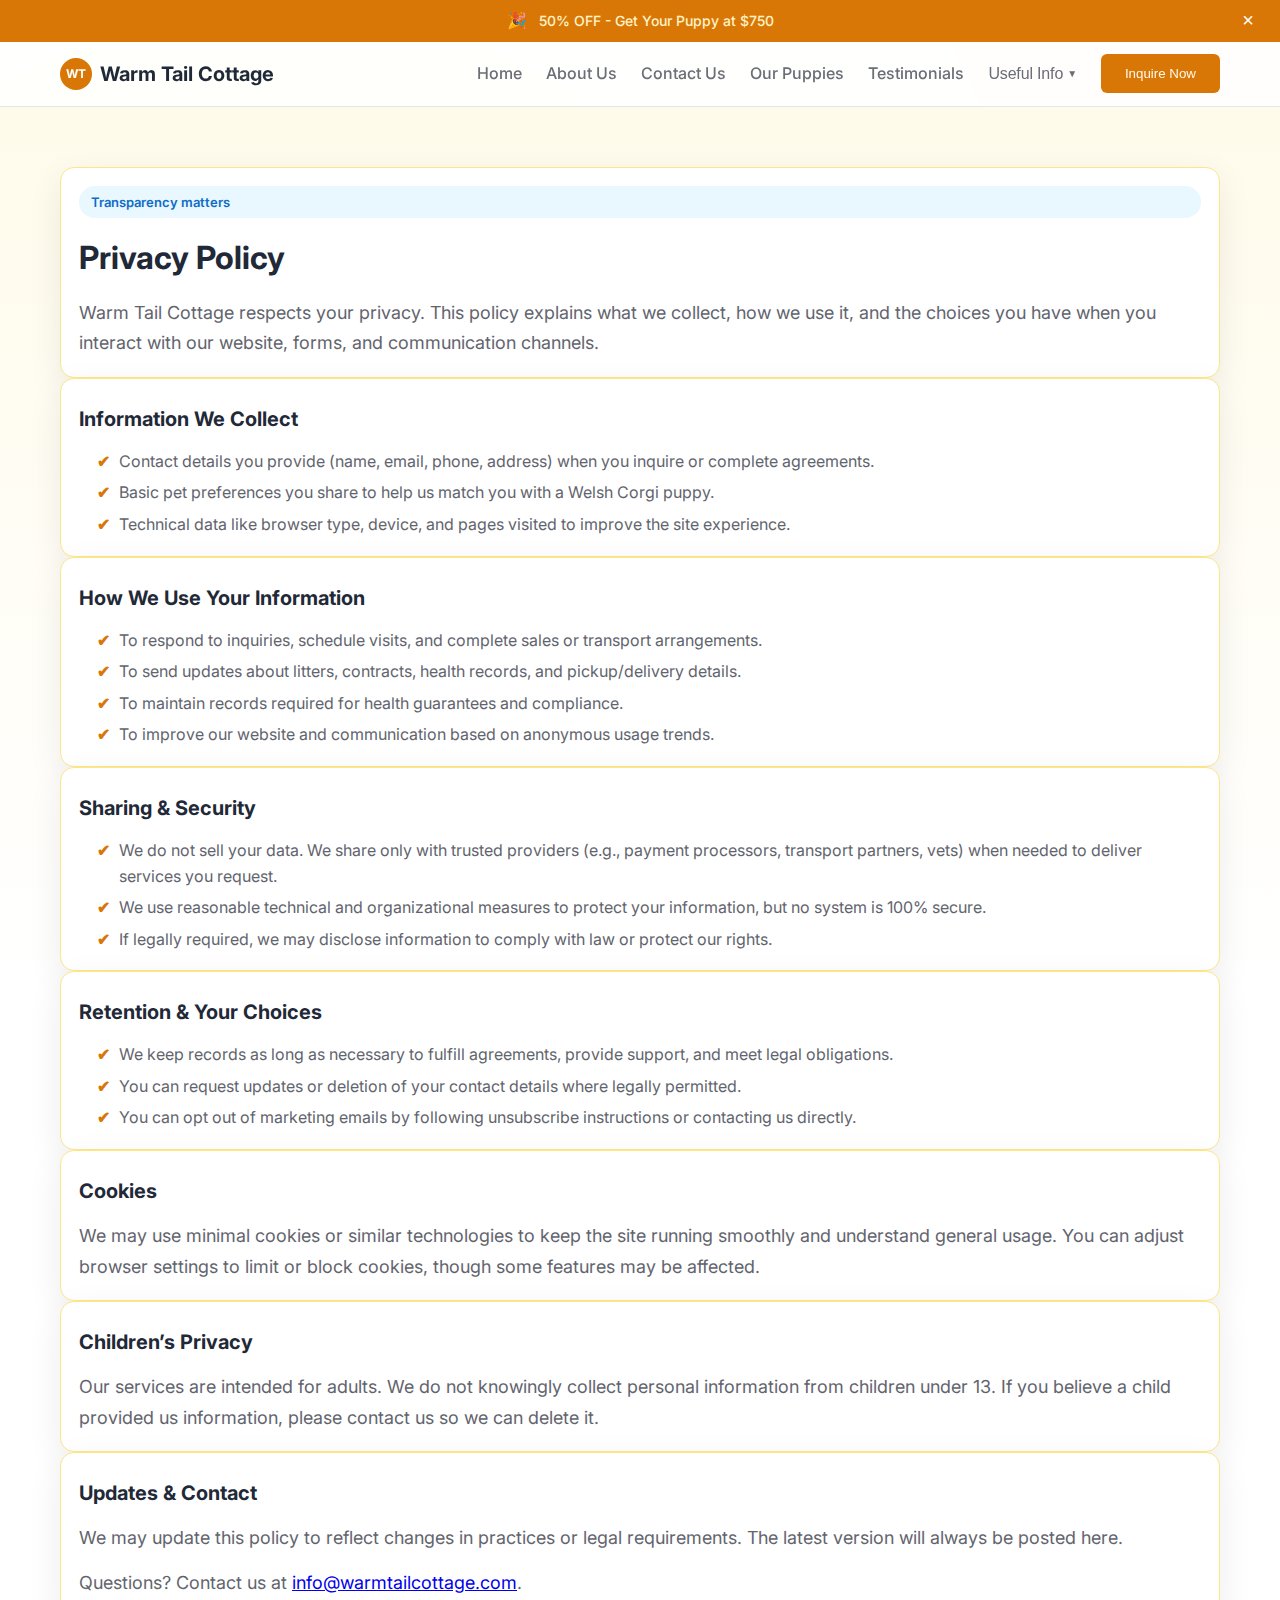
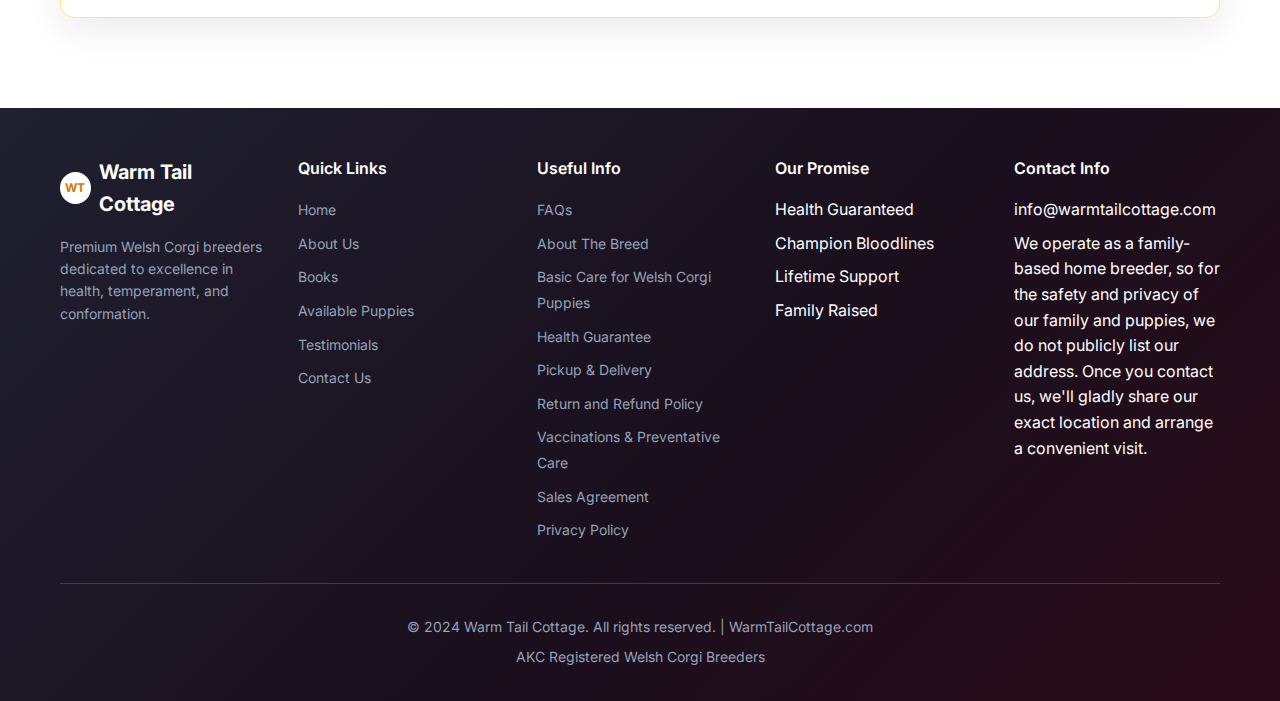
<file: privacy-policy.html>
<!DOCTYPE html>
<html lang="en">
<head>
    <meta charset="UTF-8">
    <meta name="viewport" content="width=device-width, initial-scale=1.0">
    <title>Privacy Policy | Warm Tail Cottage</title>
    <meta name="description" content="Privacy practices for Warm Tail Cottage: what we collect, how we use your information, and your rights.">
    <link rel="stylesheet" href="style.css">
    <link rel="preconnect" href="https://fonts.googleapis.com">
    <link rel="preconnect" href="https://fonts.gstatic.com" crossorigin>
    <link href="https://fonts.googleapis.com/css2?family=Inter:wght@300;400;500;600;700;800&display=swap" rel="stylesheet">
</head>
<body>
    <!-- Top Bar with Discount -->
    <div class="top-bar">
        <div class="container">
            <div class="top-bar-content">
                <span class="discount-icon">🎉</span>
                <span class="discount-text">50% OFF - Get Your Puppy at $750</span>
                <button class="discount-close">×</button>
            </div>
        </div>
    </div>

    <!-- Navigation -->
    <nav class="navbar">
        <div class="nav-container">
            <div class="nav-brand">
                <div class="logo">WT</div>
                <span class="brand-name">Warm Tail Cottage</span>
            </div>
            <div class="nav-menu">
                <a href="index.html#home" class="nav-link">Home</a>
                <a href="about.html" class="nav-link">About Us</a>
                <a href="contact.html" class="nav-link">Contact Us</a>
                <a href="available-puppies.html" class="nav-link">Our Puppies</a>
                <a href="reviews.html" class="nav-link">Testimonials</a>
                
                <!-- Useful Info Dropdown -->
                <div class="dropdown">
                    <button class="nav-link dropdown-btn">
                        Useful Info
                        <span class="dropdown-arrow">▼</span>
                    </button>
                    <div class="dropdown-content">
                        <a href="faqs.html">FAQs</a>
                        <a href="about-breed.html">About The Breed</a>
                        <a href="basic-care.html">Basic Care for Welsh Corgi Puppies</a>
                        <a href="health-guarantee.html">Health Guarantee</a>
                        <a href="pickup-delivery.html">Pickup & Delivery</a>
                        <a href="return-refund.html">Return and Refund Policy</a>
                        <a href="vaccinations.html">Vaccinations & Preventative Care</a>
                        <a href="sales-agreement.html">Sales Agreement</a>
                        <a href="privacy-policy.html">Privacy Policy</a>
                    </div>
                </div>
                <button class="cta-button" onclick="window.location.href='contact.html'">Inquire Now</button>
            </div>

            <!-- Mobile Menu Button -->
            <button class="mobile-menu-btn" aria-label="Open menu">
                <span class="hamburger-line"></span>
                <span class="hamburger-line"></span>
                <span class="hamburger-line"></span>
            </button>
        </div>
    </nav>

    <!-- Mobile Menu Overlay -->
    <div class="mobile-menu-overlay">
        <div class="mobile-menu">
            <button class="mobile-menu-close" aria-label="Close menu">&times;</button>
            <nav class="mobile-nav">
                <a href="index.html#home" class="mobile-nav-link">Home</a>
                <a href="about.html" class="mobile-nav-link">About Us</a>
                <a href="contact.html" class="mobile-nav-link">Contact Us</a>
                <a href="available-puppies.html" class="mobile-nav-link">Our Puppies</a>
                <a href="reviews.html" class="mobile-nav-link">Testimonials</a>

                <div class="mobile-nav-section">
                    <span class="mobile-nav-heading">Useful Info</span>
                    <a href="faqs.html" class="mobile-nav-link sub">FAQs</a>
                    <a href="about-breed.html" class="mobile-nav-link sub">About The Breed</a>
                    <a href="basic-care.html" class="mobile-nav-link sub">Basic Care</a>
                    <a href="health-guarantee.html" class="mobile-nav-link sub">Health Guarantee</a>
                    <a href="pickup-delivery.html" class="mobile-nav-link sub">Pickup & Delivery</a>
                    <a href="return-refund.html" class="mobile-nav-link sub">Return & Refund</a>
                    <a href="vaccinations.html" class="mobile-nav-link sub">Vaccinations</a>
                    <a href="sales-agreement.html" class="mobile-nav-link sub">Sales Agreement</a>
                    <a href="privacy-policy.html" class="mobile-nav-link sub">Privacy Policy</a>
                </div>

                <a href="contact.html" class="mobile-cta-button">Inquire Now</a>
            </nav>
        </div>
    </div>

    <main class="info-page">
        <div class="container">
            <div class="info-card">
                <div class="pill-tag">Transparency matters</div>
                <h1>Privacy Policy</h1>
                <p class="info-lede">Warm Tail Cottage respects your privacy. This policy explains what we collect, how we use it, and the choices you have when you interact with our website, forms, and communication channels.</p>
            </div>

            <div class="info-card">
                <h2>Information We Collect</h2>
                <ul class="checklist">
                    <li>Contact details you provide (name, email, phone, address) when you inquire or complete agreements.</li>
                    <li>Basic pet preferences you share to help us match you with a Welsh Corgi puppy.</li>
                    <li>Technical data like browser type, device, and pages visited to improve the site experience.</li>
                </ul>
            </div>

            <div class="info-card">
                <h2>How We Use Your Information</h2>
                <ul class="checklist">
                    <li>To respond to inquiries, schedule visits, and complete sales or transport arrangements.</li>
                    <li>To send updates about litters, contracts, health records, and pickup/delivery details.</li>
                    <li>To maintain records required for health guarantees and compliance.</li>
                    <li>To improve our website and communication based on anonymous usage trends.</li>
                </ul>
            </div>

            <div class="info-card">
                <h2>Sharing & Security</h2>
                <ul class="checklist">
                    <li>We do not sell your data. We share only with trusted providers (e.g., payment processors, transport partners, vets) when needed to deliver services you request.</li>
                    <li>We use reasonable technical and organizational measures to protect your information, but no system is 100% secure.</li>
                    <li>If legally required, we may disclose information to comply with law or protect our rights.</li>
                </ul>
            </div>

            <div class="info-card">
                <h2>Retention & Your Choices</h2>
                <ul class="checklist">
                    <li>We keep records as long as necessary to fulfill agreements, provide support, and meet legal obligations.</li>
                    <li>You can request updates or deletion of your contact details where legally permitted.</li>
                    <li>You can opt out of marketing emails by following unsubscribe instructions or contacting us directly.</li>
                </ul>
            </div>

            <div class="info-card">
                <h2>Cookies</h2>
                <p class="info-lede">We may use minimal cookies or similar technologies to keep the site running smoothly and understand general usage. You can adjust browser settings to limit or block cookies, though some features may be affected.</p>
            </div>

            <div class="info-card">
                <h2>Children’s Privacy</h2>
                <p class="info-lede">Our services are intended for adults. We do not knowingly collect personal information from children under 13. If you believe a child provided us information, please contact us so we can delete it.</p>
            </div>

            <div class="info-card">
                <h2>Updates & Contact</h2>
                <p class="info-lede">We may update this policy to reflect changes in practices or legal requirements. The latest version will always be posted here.</p>
                <p class="info-lede">Questions? Contact us at <a href="mailto:info@warmtailcottage.com">info@warmtailcottage.com</a>.</p>
            </div>
        </div>
    </main>

    <!-- Footer -->
    <footer class="footer">
        <div class="container">
            <div class="footer-grid">
                <div class="footer-column">
                    <div class="footer-brand">
                        <div class="logo">WT</div>
                        <span class="brand-name">Warm Tail Cottage</span>
                    </div>
                    <p class="footer-description">
                        Premium Welsh Corgi breeders dedicated to excellence in health, temperament, and conformation.
                    </p>
                </div>
                
                <div class="footer-column">
                    <h4>Quick Links</h4>
                    <ul>
                        <li><a href="index.html#home">Home</a></li>
                        <li><a href="about.html">About Us</a></li>
                        <li><a href="index.html#books">Books</a></li>
                        <li><a href="available-puppies.html">Available Puppies</a></li>
                        <li><a href="reviews.html">Testimonials</a></li>
                        <li><a href="contact.html">Contact Us</a></li>
                    </ul>
                </div>
                
                <div class="footer-column">
                    <h4>Useful Info</h4>
                    <ul>
                        <li><a href="faqs.html">FAQs</a></li>
                        <li><a href="about-breed.html">About The Breed</a></li>
                        <li><a href="basic-care.html">Basic Care for Welsh Corgi Puppies</a></li>
                        <li><a href="health-guarantee.html">Health Guarantee</a></li>
                        <li><a href="pickup-delivery.html">Pickup & Delivery</a></li>
                        <li><a href="return-refund.html">Return and Refund Policy</a></li>
                        <li><a href="vaccinations.html">Vaccinations & Preventative Care</a></li>
                        <li><a href="sales-agreement.html">Sales Agreement</a></li>
                        <li><a href="privacy-policy.html">Privacy Policy</a></li>
                    </ul>
                </div>
                
                <div class="footer-column">
                    <h4>Our Promise</h4>
                    <ul>
                        <li>Health Guaranteed</li>
                        <li>Champion Bloodlines</li>
                        <li>Lifetime Support</li>
                        <li>Family Raised</li>
                    </ul>
                </div>
                
                <div class="footer-column">
                    <h4>Contact Info</h4>
                    <ul>
                        <li>info@warmtailcottage.com</li>
                        <li>We operate as a family-based home breeder, so for the safety and privacy of our family and puppies, we do not publicly list our address. Once you contact us, we'll gladly share our exact location and arrange a convenient visit.</li>
                    </ul>
                </div>
            </div>
            
            <div class="footer-bottom">
                <p>© 2024 Warm Tail Cottage. All rights reserved. | WarmTailCottage.com</p>
                <p>AKC Registered Welsh Corgi Breeders</p>
            </div>
        </div>
    </footer>

    <script src="script.js"></script>
</body>
</html>
</file>
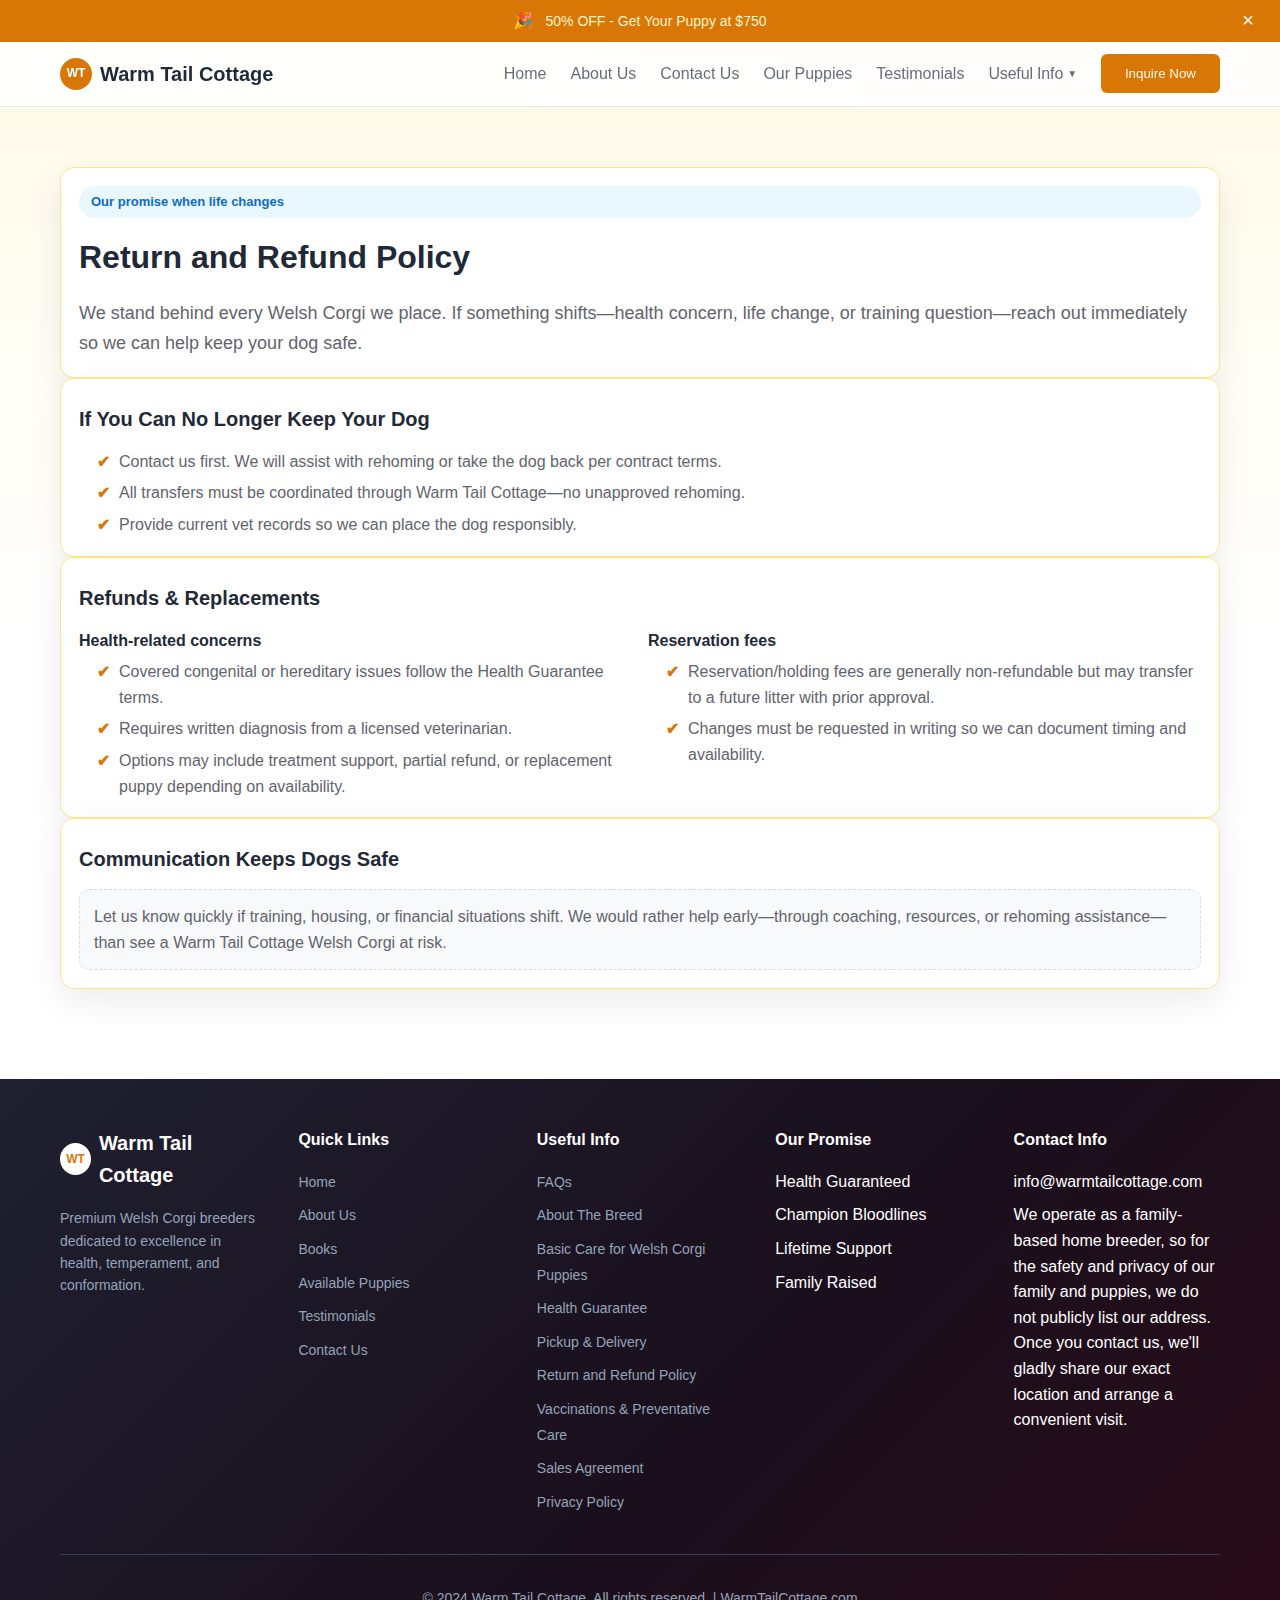
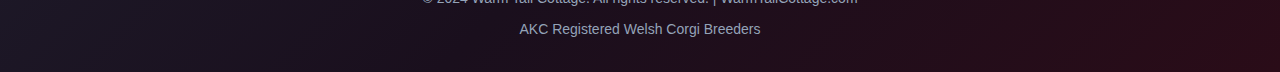
<file: return-refund.html>
<!DOCTYPE html>
<html lang="en">
<head>
    <meta charset="UTF-8">
    <meta name="viewport" content="width=device-width, initial-scale=1.0">
    <title>Return and Refund Policy | Warm Tail Cottage</title>
    <meta name="description" content="Return and refund policy for Warm Tail Cottage Welsh Corgi puppies, including rehoming support and replacements for covered health issues.">
    <link rel="stylesheet" href="style.css">
</head>
<body>
            <!-- Top Bar with Discount -->
    <div class="top-bar">
        <div class="container">
            <div class="top-bar-content">
                <span class="discount-icon">🎉</span>
                <span class="discount-text">50% OFF - Get Your Puppy at $750</span>
                <button class="discount-close">×</button>
            </div>
        </div>
    </div>

    <!-- Navigation -->
    <nav class="navbar">
        <div class="nav-container">
            <div class="nav-brand">
                <div class="logo">WT</div>
                <span class="brand-name">Warm Tail Cottage</span>
            </div>
            <div class="nav-menu">
                <a href="index.html#home" class="nav-link">Home</a>
                <a href="about.html" class="nav-link">About Us</a>
                <a href="contact.html" class="nav-link">Contact Us</a>
                <a href="available-puppies.html" class="nav-link">Our Puppies</a>
                <a href="reviews.html" class="nav-link">Testimonials</a>
                
                <!-- Useful Info Dropdown -->
                <div class="dropdown">
                    <button class="nav-link dropdown-btn">
                        Useful Info
                        <span class="dropdown-arrow">▼</span>
                    </button>
                    <div class="dropdown-content">
                        <a href="faqs.html">FAQs</a>
                        <a href="about-breed.html">About The Breed</a>
                        <a href="basic-care.html">Basic Care for Welsh Corgi Puppies</a>
                        <a href="health-guarantee.html">Health Guarantee</a>
                        <a href="pickup-delivery.html">Pickup & Delivery</a>
                        <a href="return-refund.html">Return and Refund Policy</a>
                        <a href="vaccinations.html">Vaccinations & Preventative Care</a>
                        <a href="sales-agreement.html">Sales Agreement</a>
                        <a href="privacy-policy.html">Privacy Policy</a>
                    </div>
                </div>
                <button class="cta-button" onclick="window.location.href='contact.html'">Inquire Now</button>
            </div>

            <!-- Mobile Menu Button -->
            <button class="mobile-menu-btn" aria-label="Open menu">
                <span class="hamburger-line"></span>
                <span class="hamburger-line"></span>
                <span class="hamburger-line"></span>
            </button>
        </div>
    </nav>

    <!-- Mobile Menu Overlay -->
    <div class="mobile-menu-overlay">
        <div class="mobile-menu">
            <button class="mobile-menu-close" aria-label="Close menu">&times;</button>
            <nav class="mobile-nav">
                <a href="index.html#home" class="mobile-nav-link">Home</a>
                <a href="about.html" class="mobile-nav-link">About Us</a>
                <a href="contact.html" class="mobile-nav-link">Contact Us</a>
                <a href="available-puppies.html" class="mobile-nav-link">Our Puppies</a>
                <a href="reviews.html" class="mobile-nav-link">Testimonials</a>

                <div class="mobile-nav-section">
                    <span class="mobile-nav-heading">Useful Info</span>
                    <a href="faqs.html" class="mobile-nav-link sub">FAQs</a>
                    <a href="about-breed.html" class="mobile-nav-link sub">About The Breed</a>
                    <a href="basic-care.html" class="mobile-nav-link sub">Basic Care</a>
                    <a href="health-guarantee.html" class="mobile-nav-link sub">Health Guarantee</a>
                    <a href="pickup-delivery.html" class="mobile-nav-link sub">Pickup & Delivery</a>
                    <a href="return-refund.html" class="mobile-nav-link sub">Return & Refund</a>
                    <a href="vaccinations.html" class="mobile-nav-link sub">Vaccinations</a>
                    <a href="sales-agreement.html" class="mobile-nav-link sub">Sales Agreement</a>
                    <a href="privacy-policy.html" class="mobile-nav-link sub">Privacy Policy</a>
                </div>

                <a href="contact.html" class="mobile-cta-button">Inquire Now</a>
            </nav>
        </div>
    </div>

    <main class="info-page">
        <div class="container">
            <div class="info-card">
                <div class="pill-tag">Our promise when life changes</div>
                <h1>Return and Refund Policy</h1>
                <p class="info-lede">We stand behind every Welsh Corgi we place. If something shifts—health concern, life change, or training question—reach out immediately so we can help keep your dog safe.</p>
            </div>

            <div class="info-card">
                <h2>If You Can No Longer Keep Your Dog</h2>
                <ul class="checklist">
                    <li>Contact us first. We will assist with rehoming or take the dog back per contract terms.</li>
                    <li>All transfers must be coordinated through Warm Tail Cottage—no unapproved rehoming.</li>
                    <li>Provide current vet records so we can place the dog responsibly.</li>
                </ul>
            </div>

            <div class="info-card">
                <h2>Refunds & Replacements</h2>
                <div class="info-columns">
                    <div>
                        <h3>Health-related concerns</h3>
                        <ul class="checklist">
                            <li>Covered congenital or hereditary issues follow the Health Guarantee terms.</li>
                            <li>Requires written diagnosis from a licensed veterinarian.</li>
                            <li>Options may include treatment support, partial refund, or replacement puppy depending on availability.</li>
                        </ul>
                    </div>
                    <div>
                        <h3>Reservation fees</h3>
                        <ul class="checklist">
                            <li>Reservation/holding fees are generally non-refundable but may transfer to a future litter with prior approval.</li>
                            <li>Changes must be requested in writing so we can document timing and availability.</li>
                        </ul>
                    </div>
                </div>
            </div>

            <div class="info-card">
                <h2>Communication Keeps Dogs Safe</h2>
                <div class="note-box">
                    Let us know quickly if training, housing, or financial situations shift. We would rather help early—through coaching, resources, or rehoming assistance—than see a Warm Tail Cottage Welsh Corgi at risk.
                </div>
            </div>
        </div>
    </main>

            <!-- Footer -->
    <footer class="footer">
        <div class="container">
            <div class="footer-grid">
                <div class="footer-column">
                    <div class="footer-brand">
                        <div class="logo">WT</div>
                        <span class="brand-name">Warm Tail Cottage</span>
                    </div>
                    <p class="footer-description">
                        Premium Welsh Corgi breeders dedicated to excellence in health, temperament, and conformation.
                    </p>
                </div>
                
                <div class="footer-column">
                    <h4>Quick Links</h4>
                    <ul>
                        <li><a href="index.html#home">Home</a></li>
                        <li><a href="about.html">About Us</a></li>
                        <li><a href="index.html#books">Books</a></li>
                        <li><a href="available-puppies.html">Available Puppies</a></li>
                        <li><a href="reviews.html">Testimonials</a></li>
                        <li><a href="contact.html">Contact Us</a></li>
                    </ul>
                </div>
                
                <div class="footer-column">
                    <h4>Useful Info</h4>
                    <ul>
                        <li><a href="faqs.html">FAQs</a></li>
                        <li><a href="about-breed.html">About The Breed</a></li>
                        <li><a href="basic-care.html">Basic Care for Welsh Corgi Puppies</a></li>
                        <li><a href="health-guarantee.html">Health Guarantee</a></li>
                        <li><a href="pickup-delivery.html">Pickup & Delivery</a></li>
                        <li><a href="return-refund.html">Return and Refund Policy</a></li>
                        <li><a href="vaccinations.html">Vaccinations & Preventative Care</a></li>
                        <li><a href="sales-agreement.html">Sales Agreement</a></li>
                        <li><a href="privacy-policy.html">Privacy Policy</a></li>
                    </ul>
                </div>
                
                <div class="footer-column">
                    <h4>Our Promise</h4>
                    <ul>
                        <li>Health Guaranteed</li>
                        <li>Champion Bloodlines</li>
                        <li>Lifetime Support</li>
                        <li>Family Raised</li>
                    </ul>
                </div>
                
                <div class="footer-column">
                    <h4>Contact Info</h4>
                    <ul>
                        <li>info@warmtailcottage.com</li>
                        <li>We operate as a family-based home breeder, so for the safety and privacy of our family and puppies, we do not publicly list our address. Once you contact us, we'll gladly share our exact location and arrange a convenient visit.</li>
                    </ul>
                </div>
            </div>
            
            <div class="footer-bottom">
                <p>© 2024 Warm Tail Cottage. All rights reserved. | WarmTailCottage.com</p>
                <p>AKC Registered Welsh Corgi Breeders</p>
            </div>
        </div>
    </footer>
    <script src="script.js"></script>
</body>
</html>
</file>
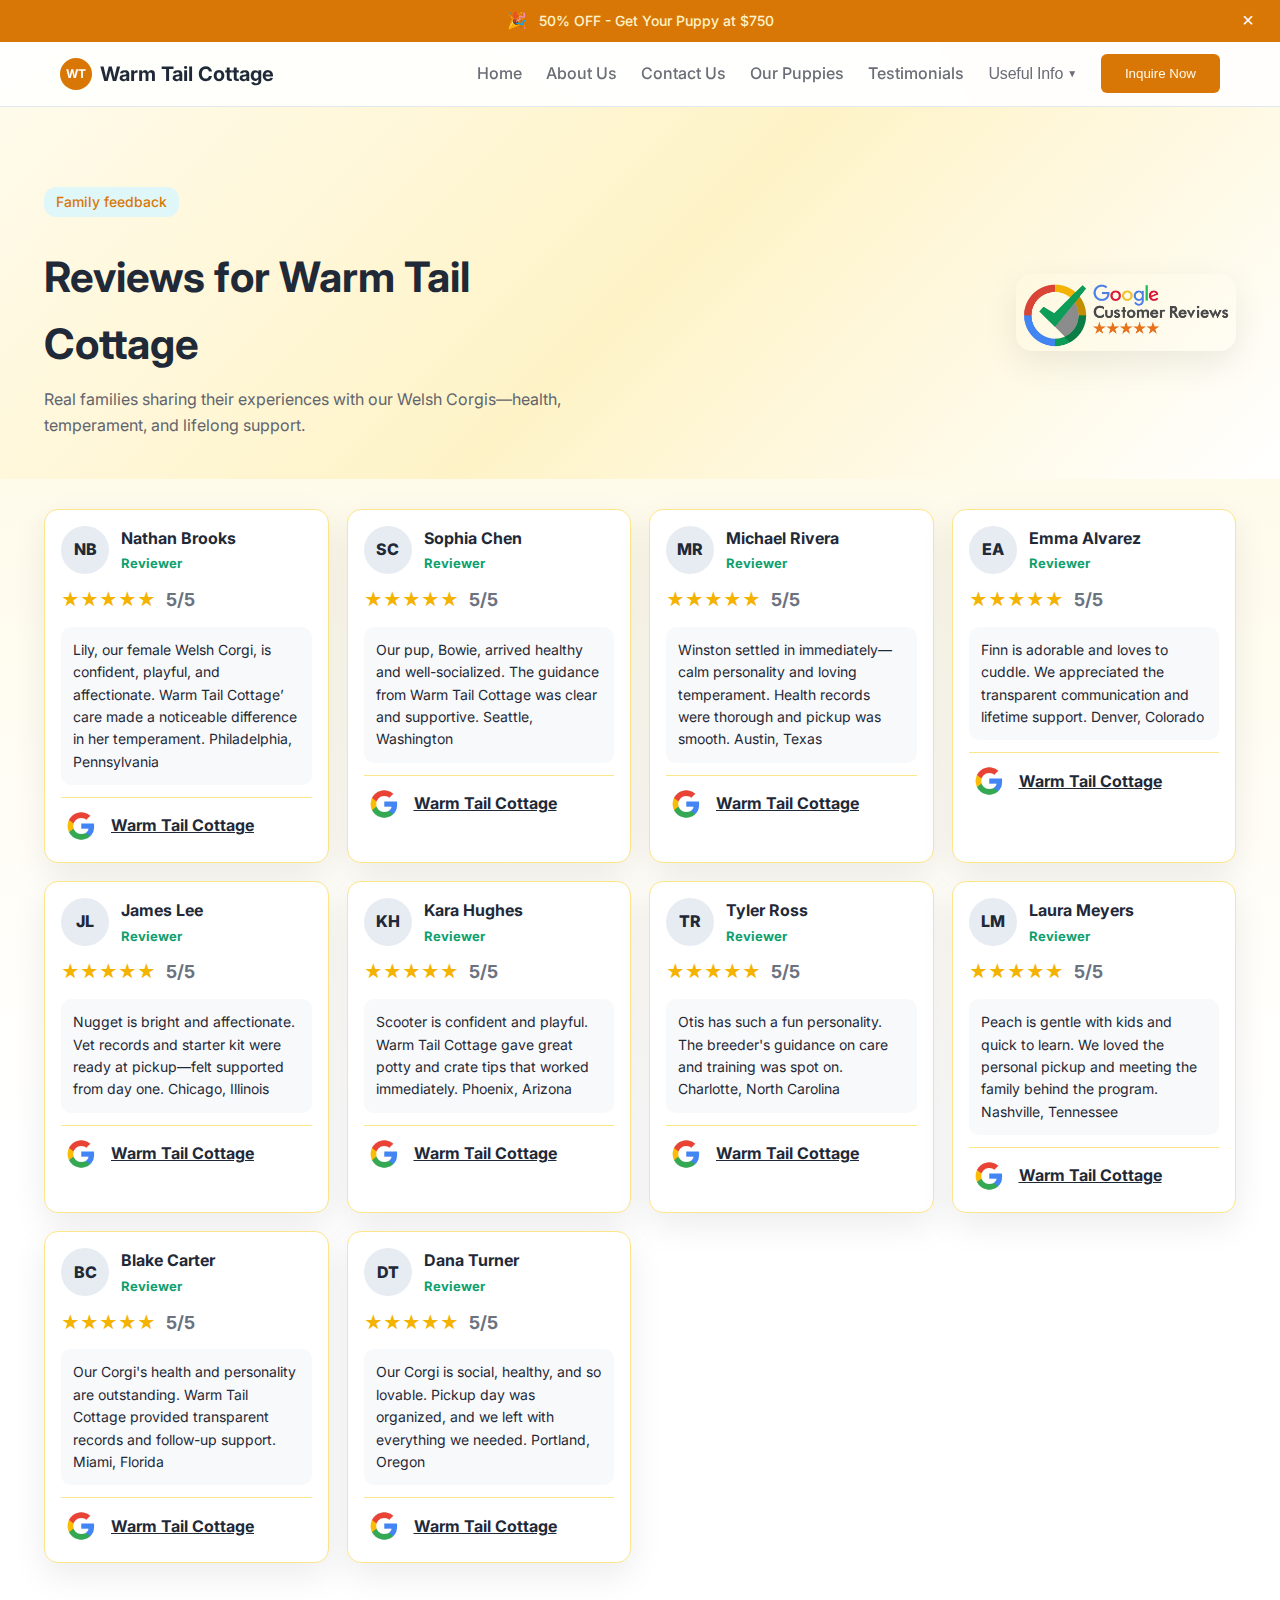
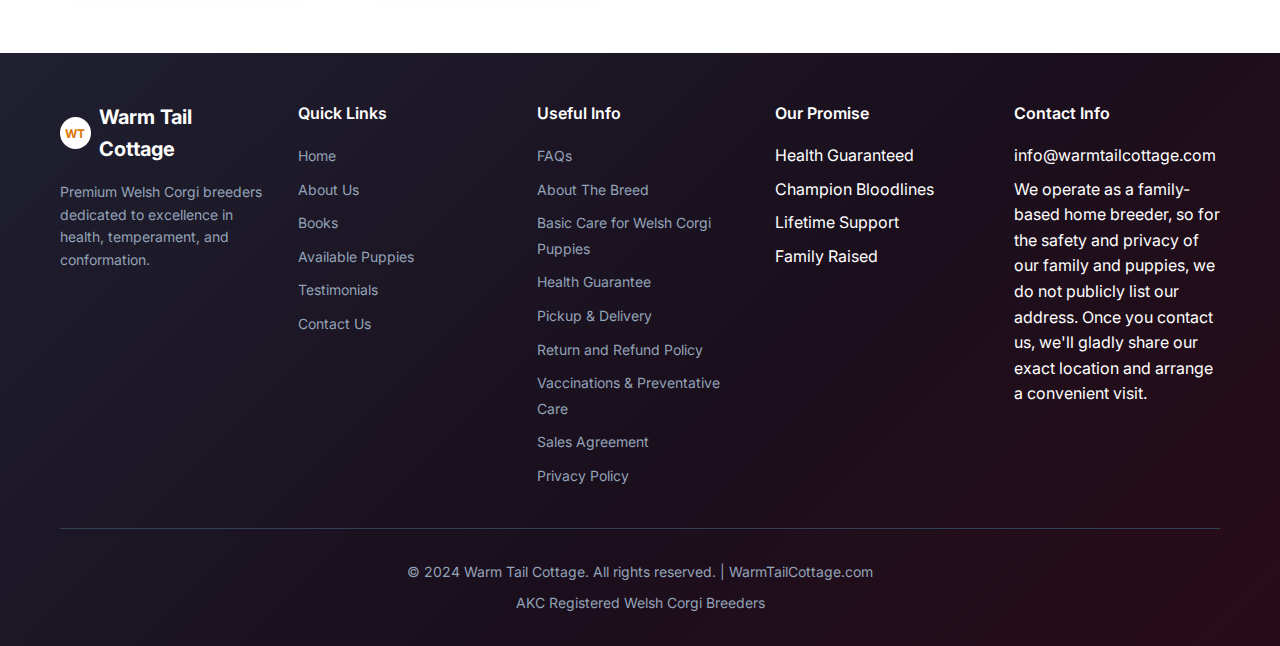
<file: reviews.html>
<!DOCTYPE html>
<html lang="en">
<head>
    <meta charset="UTF-8">
    <meta name="viewport" content="width=device-width, initial-scale=1.0">
    <title>Reviews | Warm Tail Cottage</title>
    <meta name="description" content="See what families say about Warm Tail Cottage Welsh Corgis.">
    <link rel="stylesheet" href="style.css">
    <link rel="preconnect" href="https://fonts.googleapis.com">
    <link rel="preconnect" href="https://fonts.gstatic.com" crossorigin>
    <link href="https://fonts.googleapis.com/css2?family=Inter:wght@300;400;500;600;700;800&display=swap" rel="stylesheet">
</head>
<body>
            <!-- Top Bar with Discount -->
    <div class="top-bar">
        <div class="container">
            <div class="top-bar-content">
                <span class="discount-icon">🎉</span>
                <span class="discount-text">50% OFF - Get Your Puppy at $750</span>
                <button class="discount-close">×</button>
            </div>
        </div>
    </div>

    <!-- Navigation -->
    <nav class="navbar">
        <div class="nav-container">
            <div class="nav-brand">
                <div class="logo">WT</div>
                <span class="brand-name">Warm Tail Cottage</span>
            </div>
            <div class="nav-menu">
                <a href="index.html#home" class="nav-link">Home</a>
                <a href="about.html" class="nav-link">About Us</a>
                <a href="contact.html" class="nav-link">Contact Us</a>
                <a href="available-puppies.html" class="nav-link">Our Puppies</a>
                <a href="reviews.html" class="nav-link">Testimonials</a>
                
                <!-- Useful Info Dropdown -->
                <div class="dropdown">
                    <button class="nav-link dropdown-btn">
                        Useful Info
                        <span class="dropdown-arrow">▼</span>
                    </button>
                    <div class="dropdown-content">
                        <a href="faqs.html">FAQs</a>
                        <a href="about-breed.html">About The Breed</a>
                        <a href="basic-care.html">Basic Care for Welsh Corgi Puppies</a>
                        <a href="health-guarantee.html">Health Guarantee</a>
                        <a href="pickup-delivery.html">Pickup & Delivery</a>
                        <a href="return-refund.html">Return and Refund Policy</a>
                        <a href="vaccinations.html">Vaccinations & Preventative Care</a>
                        <a href="sales-agreement.html">Sales Agreement</a>
                        <a href="privacy-policy.html">Privacy Policy</a>
                    </div>
                </div>
                <button class="cta-button" onclick="window.location.href='contact.html'">Inquire Now</button>
            </div>

            <!-- Mobile Menu Button -->
            <button class="mobile-menu-btn" aria-label="Open menu">
                <span class="hamburger-line"></span>
                <span class="hamburger-line"></span>
                <span class="hamburger-line"></span>
            </button>
        </div>
    </nav>

    <!-- Mobile Menu Overlay -->
    <div class="mobile-menu-overlay">
        <div class="mobile-menu">
            <button class="mobile-menu-close" aria-label="Close menu">&times;</button>
            <nav class="mobile-nav">
                <a href="index.html#home" class="mobile-nav-link">Home</a>
                <a href="about.html" class="mobile-nav-link">About Us</a>
                <a href="contact.html" class="mobile-nav-link">Contact Us</a>
                <a href="available-puppies.html" class="mobile-nav-link">Our Puppies</a>
                <a href="reviews.html" class="mobile-nav-link">Testimonials</a>

                <div class="mobile-nav-section">
                    <span class="mobile-nav-heading">Useful Info</span>
                    <a href="faqs.html" class="mobile-nav-link sub">FAQs</a>
                    <a href="about-breed.html" class="mobile-nav-link sub">About The Breed</a>
                    <a href="basic-care.html" class="mobile-nav-link sub">Basic Care</a>
                    <a href="health-guarantee.html" class="mobile-nav-link sub">Health Guarantee</a>
                    <a href="pickup-delivery.html" class="mobile-nav-link sub">Pickup & Delivery</a>
                    <a href="return-refund.html" class="mobile-nav-link sub">Return & Refund</a>
                    <a href="vaccinations.html" class="mobile-nav-link sub">Vaccinations</a>
                    <a href="sales-agreement.html" class="mobile-nav-link sub">Sales Agreement</a>
                    <a href="privacy-policy.html" class="mobile-nav-link sub">Privacy Policy</a>
                </div>

                <a href="contact.html" class="mobile-cta-button">Inquire Now</a>
            </nav>
        </div>
    </div>

    <!-- Reviews Hero -->
    <section class="reviews-hero">
        <div class="container-wide reviews-hero-grid">
            <div>
                <span class="badge">Family feedback</span>
                <h1 class="reviews-title">Reviews for Warm Tail Cottage</h1>
                <p class="reviews-lead">Real families sharing their experiences with our Welsh Corgis—health, temperament, and lifelong support.</p>
            </div>
            <div class="reviews-logo-wrap">
                <img src="public/images/review googgle.webp" alt="Review badge" class="reviews-badge">
            </div>
        </div>
    </section>

    <!-- Reviews Grid -->
    <main class="reviews-page">
        <div class="container-wide">
            <div class="reviews-grid">
                <!-- Review cards -->
                <article class="review-card">
                    <div class="review-header">
                        <div class="avatar">NB</div>
                        <div>
                            <p class="review-name">Nathan Brooks</p>
                            <p class="review-role">Reviewer</p>
                        </div>
                    </div>
                    <div class="review-stars">★★★★★ <span class="score">5/5</span></div>
                    <div class="review-body">
                        Lily, our female Welsh Corgi, is confident, playful, and affectionate. Warm Tail Cottage’ care made a noticeable difference in her temperament. Philadelphia, Pennsylvania
                    </div>
                    <div class="review-footer">
                        <img src="public/images/google logo.webp" alt="Google" class="review-logo">
                        <a href="https://warmtailcottage.com" class="review-link">Warm Tail Cottage</a>
                    </div>
                </article>

                <article class="review-card">
                    <div class="review-header">
                        <div class="avatar">SC</div>
                        <div>
                            <p class="review-name">Sophia Chen</p>
                            <p class="review-role">Reviewer</p>
                        </div>
                    </div>
                    <div class="review-stars">★★★★★ <span class="score">5/5</span></div>
                    <div class="review-body">
                        Our pup, Bowie, arrived healthy and well-socialized. The guidance from Warm Tail Cottage was clear and supportive. Seattle, Washington
                    </div>
                    <div class="review-footer">
                        <img src="public/images/google logo.webp" alt="Google" class="review-logo">
                        <a href="https://warmtailcottage.com" class="review-link">Warm Tail Cottage</a>
                    </div>
                </article>

                <article class="review-card">
                    <div class="review-header">
                        <div class="avatar">MR</div>
                        <div>
                            <p class="review-name">Michael Rivera</p>
                            <p class="review-role">Reviewer</p>
                        </div>
                    </div>
                    <div class="review-stars">★★★★★ <span class="score">5/5</span></div>
                    <div class="review-body">
                        Winston settled in immediately—calm personality and loving temperament. Health records were thorough and pickup was smooth. Austin, Texas
                    </div>
                    <div class="review-footer">
                        <img src="public/images/google logo.webp" alt="Google" class="review-logo">
                        <a href="https://warmtailcottage.com" class="review-link">Warm Tail Cottage</a>
                    </div>
                </article>

                <article class="review-card">
                    <div class="review-header">
                        <div class="avatar">EA</div>
                        <div>
                            <p class="review-name">Emma Alvarez</p>
                            <p class="review-role">Reviewer</p>
                        </div>
                    </div>
                    <div class="review-stars">★★★★★ <span class="score">5/5</span></div>
                    <div class="review-body">
                        Finn is adorable and loves to cuddle. We appreciated the transparent communication and lifetime support. Denver, Colorado
                    </div>
                    <div class="review-footer">
                        <img src="public/images/google logo.webp" alt="Google" class="review-logo">
                        <a href="https://warmtailcottage.com" class="review-link">Warm Tail Cottage</a>
                    </div>
                </article>

                <article class="review-card">
                    <div class="review-header">
                        <div class="avatar">JL</div>
                        <div>
                            <p class="review-name">James Lee</p>
                            <p class="review-role">Reviewer</p>
                        </div>
                    </div>
                    <div class="review-stars">★★★★★ <span class="score">5/5</span></div>
                    <div class="review-body">
                        Nugget is bright and affectionate. Vet records and starter kit were ready at pickup—felt supported from day one. Chicago, Illinois
                    </div>
                    <div class="review-footer">
                        <img src="public/images/google logo.webp" alt="Google" class="review-logo">
                        <a href="https://warmtailcottage.com" class="review-link">Warm Tail Cottage</a>
                    </div>
                </article>

                <article class="review-card">
                    <div class="review-header">
                        <div class="avatar">KH</div>
                        <div>
                            <p class="review-name">Kara Hughes</p>
                            <p class="review-role">Reviewer</p>
                        </div>
                    </div>
                    <div class="review-stars">★★★★★ <span class="score">5/5</span></div>
                    <div class="review-body">
                        Scooter is confident and playful. Warm Tail Cottage gave great potty and crate tips that worked immediately. Phoenix, Arizona
                    </div>
                    <div class="review-footer">
                        <img src="public/images/google logo.webp" alt="Google" class="review-logo">
                        <a href="https://warmtailcottage.com" class="review-link">Warm Tail Cottage</a>
                    </div>
                </article>

                <article class="review-card">
                    <div class="review-header">
                        <div class="avatar">TR</div>
                        <div>
                            <p class="review-name">Tyler Ross</p>
                            <p class="review-role">Reviewer</p>
                        </div>
                    </div>
                    <div class="review-stars">★★★★★ <span class="score">5/5</span></div>
                    <div class="review-body">
                        Otis has such a fun personality. The breeder's guidance on care and training was spot on. Charlotte, North Carolina
                    </div>
                    <div class="review-footer">
                        <img src="public/images/google logo.webp" alt="Google" class="review-logo">
                        <a href="https://warmtailcottage.com" class="review-link">Warm Tail Cottage</a>
                    </div>
                </article>

                <article class="review-card">
                    <div class="review-header">
                        <div class="avatar">LM</div>
                        <div>
                            <p class="review-name">Laura Meyers</p>
                            <p class="review-role">Reviewer</p>
                        </div>
                    </div>
                    <div class="review-stars">★★★★★ <span class="score">5/5</span></div>
                    <div class="review-body">
                        Peach is gentle with kids and quick to learn. We loved the personal pickup and meeting the family behind the program. Nashville, Tennessee
                    </div>
                    <div class="review-footer">
                        <img src="public/images/google logo.webp" alt="Google" class="review-logo">
                        <a href="https://warmtailcottage.com" class="review-link">Warm Tail Cottage</a>
                    </div>
                </article>

                <article class="review-card">
                    <div class="review-header">
                        <div class="avatar">BC</div>
                        <div>
                            <p class="review-name">Blake Carter</p>
                            <p class="review-role">Reviewer</p>
                        </div>
                    </div>
                    <div class="review-stars">★★★★★ <span class="score">5/5</span></div>
                    <div class="review-body">
                        Our Corgi's health and personality are outstanding. Warm Tail Cottage provided transparent records and follow-up support. Miami, Florida
                    </div>
                    <div class="review-footer">
                        <img src="public/images/google logo.webp" alt="Google" class="review-logo">
                        <a href="https://warmtailcottage.com" class="review-link">Warm Tail Cottage</a>
                    </div>
                </article>

                <article class="review-card">
                    <div class="review-header">
                        <div class="avatar">DT</div>
                        <div>
                            <p class="review-name">Dana Turner</p>
                            <p class="review-role">Reviewer</p>
                        </div>
                    </div>
                    <div class="review-stars">★★★★★ <span class="score">5/5</span></div>
                    <div class="review-body">
                        Our Corgi is social, healthy, and so lovable. Pickup day was organized, and we left with everything we needed. Portland, Oregon
                    </div>
                    <div class="review-footer">
                        <img src="public/images/google logo.webp" alt="Google" class="review-logo">
                        <a href="https://warmtailcottage.com" class="review-link">Warm Tail Cottage</a>
                    </div>
                </article>
            </div>
        </div>
    </main>

            <!-- Footer -->
    <footer class="footer">
        <div class="container">
            <div class="footer-grid">
                <div class="footer-column">
                    <div class="footer-brand">
                        <div class="logo">WT</div>
                        <span class="brand-name">Warm Tail Cottage</span>
                    </div>
                    <p class="footer-description">
                        Premium Welsh Corgi breeders dedicated to excellence in health, temperament, and conformation.
                    </p>
                </div>
                
                <div class="footer-column">
                    <h4>Quick Links</h4>
                    <ul>
                        <li><a href="index.html#home">Home</a></li>
                        <li><a href="about.html">About Us</a></li>
                        <li><a href="index.html#books">Books</a></li>
                        <li><a href="available-puppies.html">Available Puppies</a></li>
                        <li><a href="reviews.html">Testimonials</a></li>
                        <li><a href="contact.html">Contact Us</a></li>
                    </ul>
                </div>
                
                <div class="footer-column">
                    <h4>Useful Info</h4>
                    <ul>
                        <li><a href="faqs.html">FAQs</a></li>
                        <li><a href="about-breed.html">About The Breed</a></li>
                        <li><a href="basic-care.html">Basic Care for Welsh Corgi Puppies</a></li>
                        <li><a href="health-guarantee.html">Health Guarantee</a></li>
                        <li><a href="pickup-delivery.html">Pickup & Delivery</a></li>
                        <li><a href="return-refund.html">Return and Refund Policy</a></li>
                        <li><a href="vaccinations.html">Vaccinations & Preventative Care</a></li>
                        <li><a href="sales-agreement.html">Sales Agreement</a></li>
                        <li><a href="privacy-policy.html">Privacy Policy</a></li>
                    </ul>
                </div>
                
                <div class="footer-column">
                    <h4>Our Promise</h4>
                    <ul>
                        <li>Health Guaranteed</li>
                        <li>Champion Bloodlines</li>
                        <li>Lifetime Support</li>
                        <li>Family Raised</li>
                    </ul>
                </div>
                
                <div class="footer-column">
                    <h4>Contact Info</h4>
                    <ul>
                        <li>info@warmtailcottage.com</li>
                        <li>We operate as a family-based home breeder, so for the safety and privacy of our family and puppies, we do not publicly list our address. Once you contact us, we'll gladly share our exact location and arrange a convenient visit.</li>
                    </ul>
                </div>
            </div>
            
            <div class="footer-bottom">
                <p>© 2024 Warm Tail Cottage. All rights reserved. | WarmTailCottage.com</p>
                <p>AKC Registered Welsh Corgi Breeders</p>
            </div>
        </div>
    </footer>

    <script src="script.js"></script>
</body>
</html>
</file>
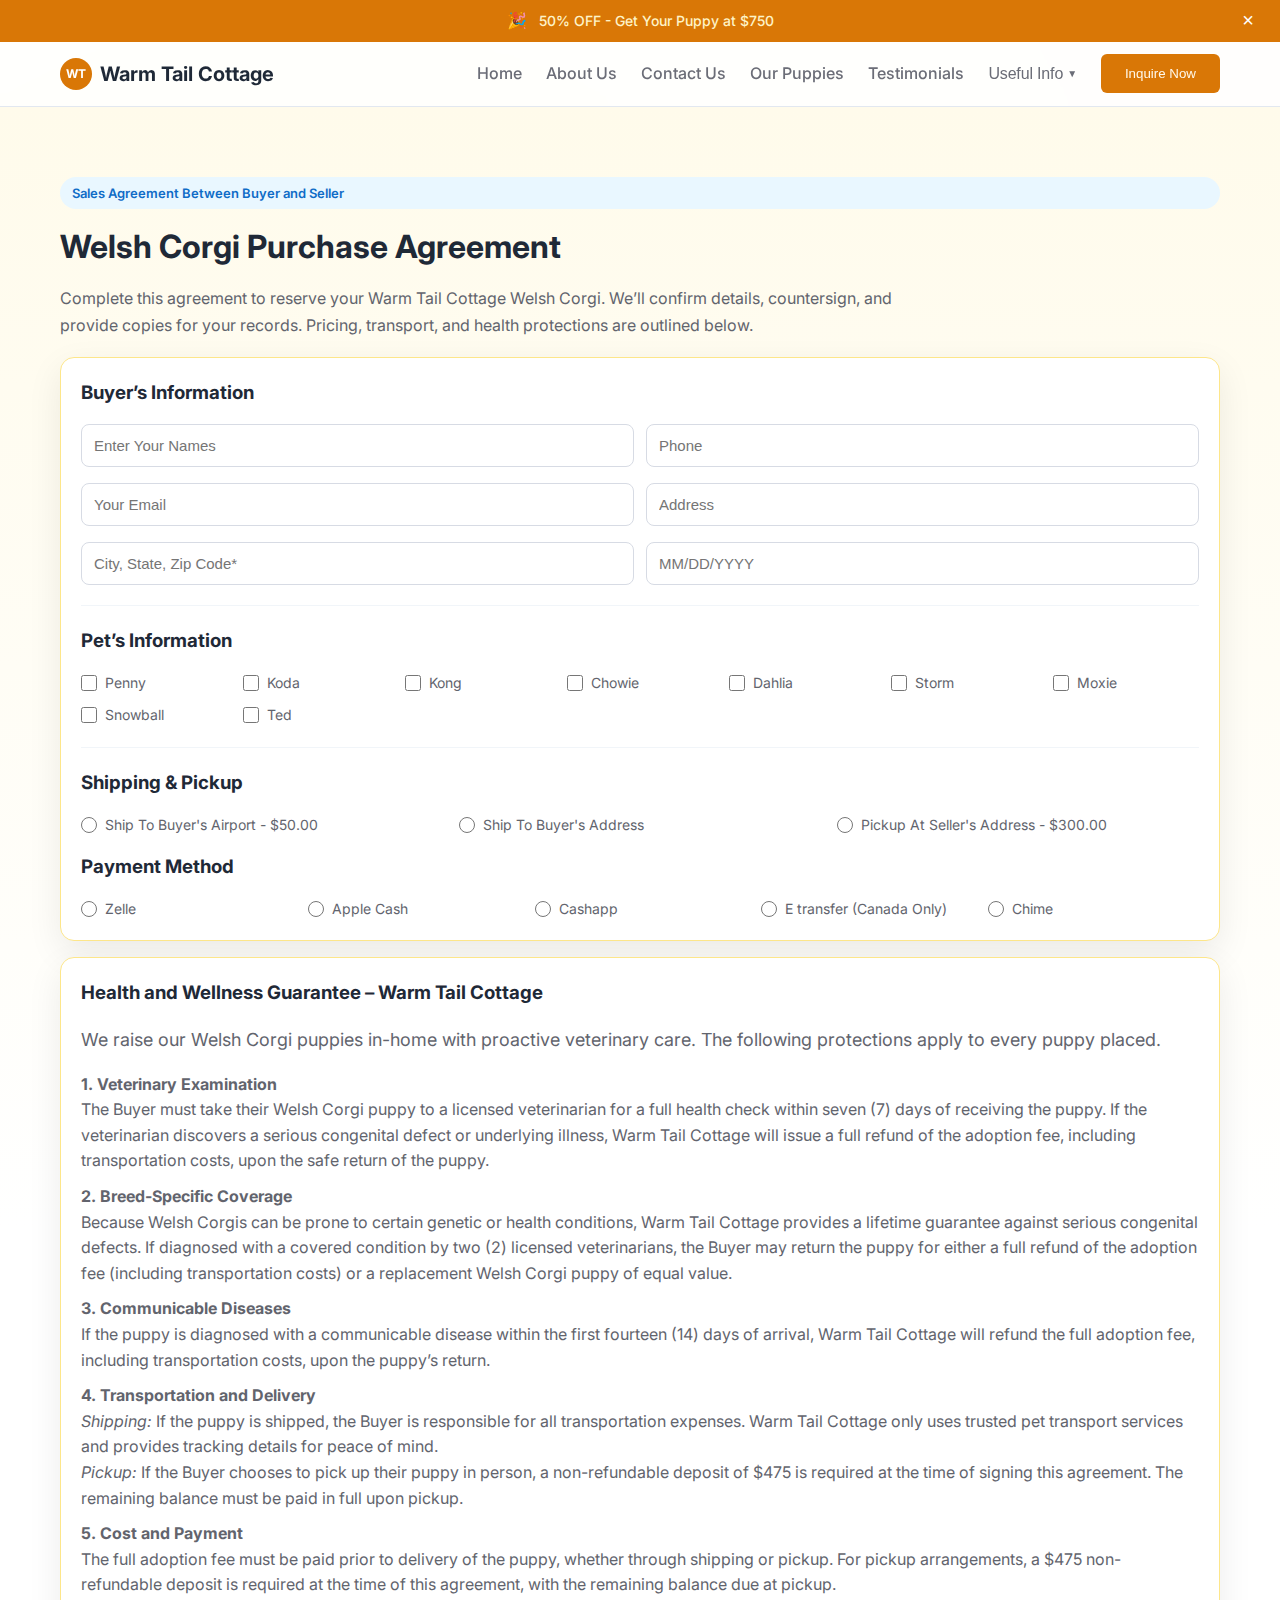
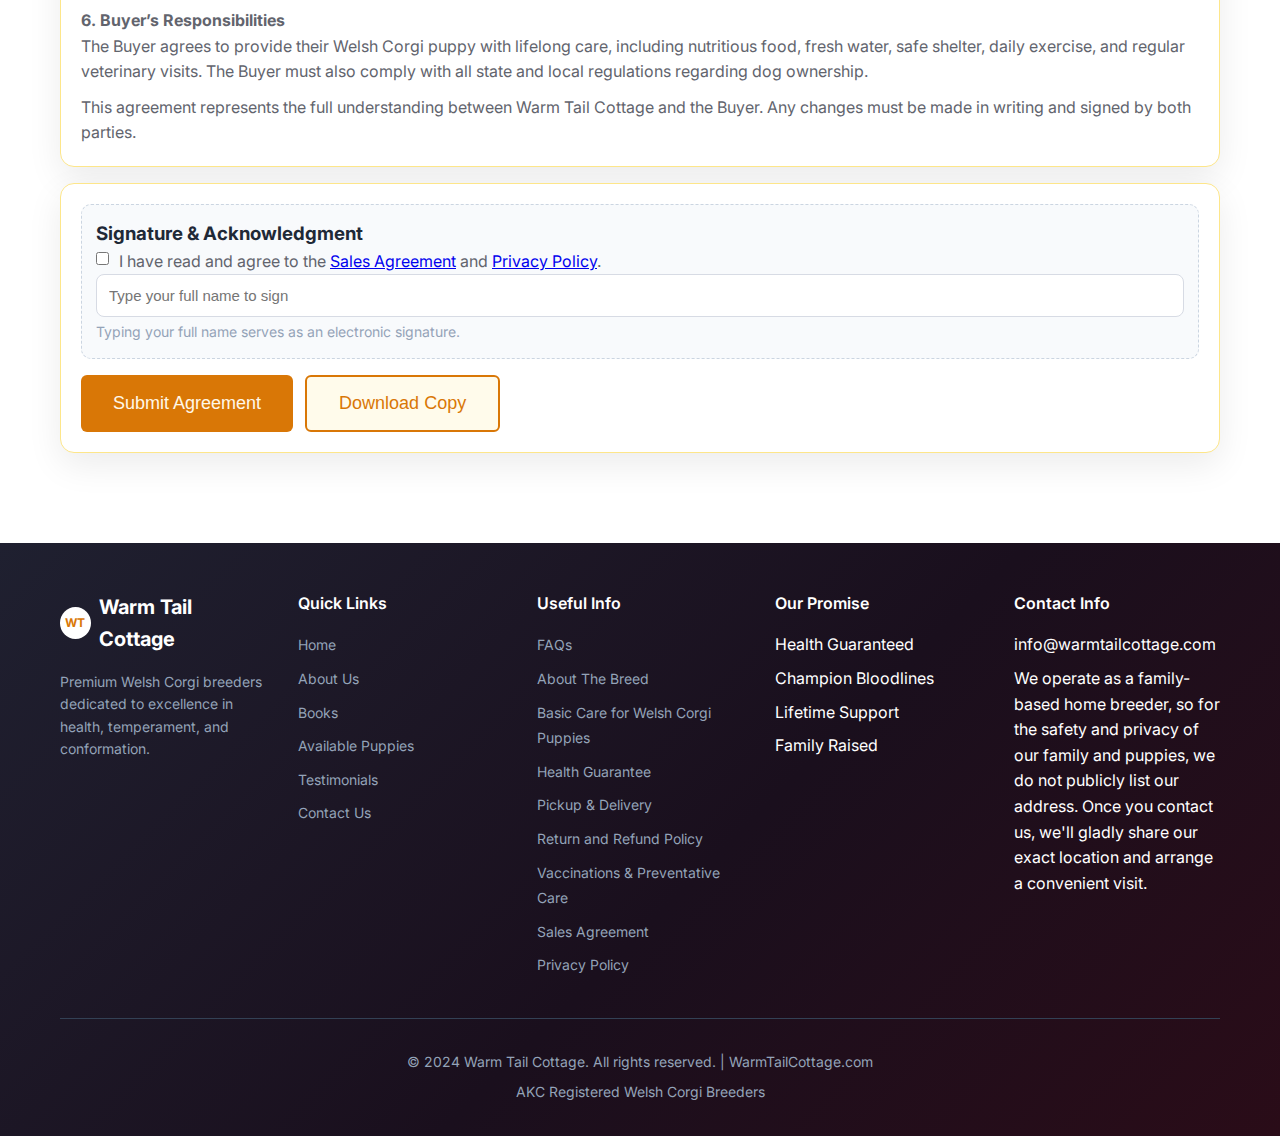
<file: sales-agreement.html>
<!DOCTYPE html>
<html lang="en">
<head>
    <meta charset="UTF-8">
    <meta name="viewport" content="width=device-width, initial-scale=1.0">
    <title>Sales Agreement | Warm Tail Cottage</title>
    <meta name="description" content="Sales agreement and buyer details for Welsh Corgi puppies from Warm Tail Cottage. Complete buyer info, shipping preference, payment method, and sign digitally.">
    <link rel="stylesheet" href="style.css">
    <link rel="preconnect" href="https://fonts.googleapis.com">
    <link rel="preconnect" href="https://fonts.gstatic.com" crossorigin>
    <link href="https://fonts.googleapis.com/css2?family=Inter:wght@300;400;500;600;700;800&display=swap" rel="stylesheet">
</head>
<body>
    <!-- Top Bar with Discount -->
    <div class="top-bar">
        <div class="container">
            <div class="top-bar-content">
                <span class="discount-icon">🎉</span>
                <span class="discount-text">50% OFF - Get Your Puppy at $750</span>
                <button class="discount-close">×</button>
            </div>
        </div>
    </div>

    <!-- Navigation -->
    <nav class="navbar">
        <div class="nav-container">
            <div class="nav-brand">
                <div class="logo">WT</div>
                <span class="brand-name">Warm Tail Cottage</span>
            </div>
            <div class="nav-menu">
                <a href="index.html#home" class="nav-link">Home</a>
                <a href="about.html" class="nav-link">About Us</a>
                <a href="contact.html" class="nav-link">Contact Us</a>
                <a href="available-puppies.html" class="nav-link">Our Puppies</a>
                <a href="reviews.html" class="nav-link">Testimonials</a>
                
                <!-- Useful Info Dropdown -->
                <div class="dropdown">
                    <button class="nav-link dropdown-btn">
                        Useful Info
                        <span class="dropdown-arrow">▼</span>
                    </button>
                    <div class="dropdown-content">
                        <a href="faqs.html">FAQs</a>
                        <a href="about-breed.html">About The Breed</a>
                        <a href="basic-care.html">Basic Care for Welsh Corgi Puppies</a>
                        <a href="health-guarantee.html">Health Guarantee</a>
                        <a href="pickup-delivery.html">Pickup & Delivery</a>
                        <a href="return-refund.html">Return and Refund Policy</a>
                        <a href="vaccinations.html">Vaccinations & Preventative Care</a>
                        <a href="sales-agreement.html">Sales Agreement</a>
                        <a href="privacy-policy.html">Privacy Policy</a>
                    </div>
                </div>
                <button class="cta-button" onclick="window.location.href='contact.html'">Inquire Now</button>
            </div>

            <!-- Mobile Menu Button -->
            <button class="mobile-menu-btn" aria-label="Open menu">
                <span class="hamburger-line"></span>
                <span class="hamburger-line"></span>
                <span class="hamburger-line"></span>
            </button>
        </div>
    </nav>

    <!-- Mobile Menu Overlay -->
    <div class="mobile-menu-overlay">
        <div class="mobile-menu">
            <button class="mobile-menu-close" aria-label="Close menu">&times;</button>
            <nav class="mobile-nav">
                <a href="index.html#home" class="mobile-nav-link">Home</a>
                <a href="about.html" class="mobile-nav-link">About Us</a>
                <a href="contact.html" class="mobile-nav-link">Contact Us</a>
                <a href="available-puppies.html" class="mobile-nav-link">Our Puppies</a>
                <a href="reviews.html" class="mobile-nav-link">Testimonials</a>

                <div class="mobile-nav-section">
                    <span class="mobile-nav-heading">Useful Info</span>
                    <a href="faqs.html" class="mobile-nav-link sub">FAQs</a>
                    <a href="about-breed.html" class="mobile-nav-link sub">About The Breed</a>
                    <a href="basic-care.html" class="mobile-nav-link sub">Basic Care</a>
                    <a href="health-guarantee.html" class="mobile-nav-link sub">Health Guarantee</a>
                    <a href="pickup-delivery.html" class="mobile-nav-link sub">Pickup & Delivery</a>
                    <a href="return-refund.html" class="mobile-nav-link sub">Return & Refund</a>
                    <a href="vaccinations.html" class="mobile-nav-link sub">Vaccinations</a>
                    <a href="sales-agreement.html" class="mobile-nav-link sub">Sales Agreement</a>
                    <a href="privacy-policy.html" class="mobile-nav-link sub">Privacy Policy</a>
                </div>

                <a href="contact.html" class="mobile-cta-button">Inquire Now</a>
            </nav>
        </div>
    </div>

    <main class="agreement-page">
        <div class="container">
            <div class="agreement-header">
                <div class="pill-tag">Sales Agreement Between Buyer and Seller</div>
                <h1 class="agreement-title">Welsh Corgi Purchase Agreement</h1>
                <p class="agreement-lede">
                    Complete this agreement to reserve your Warm Tail Cottage Welsh Corgi. We’ll confirm details, countersign, and provide copies for your records. Pricing, transport, and health protections are outlined below.
                </p>
            </div>

            <form class="agreement-form web3form" action="https://api.web3forms.com/submit" method="POST">
                <input type="hidden" name="access_key" value="178b505f-e901-42d0-9e7e-6d04fac56dbf">
                <input type="hidden" name="replyto">
                <input type="hidden" name="formName" value="Sales Agreement">
                <input type="hidden" name="subject" value="Warm Tail Cottage Sales Agreement Submission">
                <input type="hidden" name="from_name" value="Warm Tail Cottage Website">
                <input type="hidden" name="redirect" value="thank-you.html">
                <div class="agreement-card">
                    <h3>Buyer’s Information</h3>
                    <div class="form-row">
                        <input class="input-control" type="text" name="buyerName" placeholder="Enter Your Names" required>
                        <input class="input-control" type="tel" name="phone" placeholder="Phone" required>
                    </div>
                    <div class="form-row">
                        <input class="input-control" type="email" name="email" placeholder="Your Email" required>
                        <input class="input-control" type="text" name="address" placeholder="Address" required>
                    </div>
                    <div class="form-row">
                        <input class="input-control" type="text" name="cityStateZip" placeholder="City, State, Zip Code*" required>
                        <input class="input-control" type="text" name="contractDate" placeholder="MM/DD/YYYY" aria-label="Sale Contract Date" required>
                    </div>

                    <div class="agreement-divider"></div>

                    <h3>Pet’s Information</h3>
                    <div class="option-inline">
                        <label><input type="checkbox" name="petName" value="Penny"> Penny</label>
                        <label><input type="checkbox" name="petName" value="Koda"> Koda</label>
                        <label><input type="checkbox" name="petName" value="Kong"> Kong</label>
                        <label><input type="checkbox" name="petName" value="Chowie"> Chowie</label>
                        <label><input type="checkbox" name="petName" value="Dahlia"> Dahlia</label>
                        <label><input type="checkbox" name="petName" value="Storm"> Storm</label>
                        <label><input type="checkbox" name="petName" value="Moxie"> Moxie</label>
                        <label><input type="checkbox" name="petName" value="Snowball"> Snowball</label>
                        <label><input type="checkbox" name="petName" value="Ted"> Ted</label>
                    </div>

                    <div class="agreement-divider"></div>

                    <h3>Shipping & Pickup</h3>
                    <div class="option-group">
                        <div class="option-inline">
                            <label><input type="radio" name="shipping" value="airport"> Ship To Buyer's Airport - $50.00</label>
                            <label><input type="radio" name="shipping" value="address"> Ship To Buyer's Address</label>
                            <label><input type="radio" name="shipping" value="pickup"> Pickup At Seller's Address - $300.00</label>
                        </div>
                    </div>

                    <h3>Payment Method</h3>
                    <div class="option-group">
                        <div class="option-inline">
                            <label><input type="radio" name="payment" value="zelle"> Zelle</label>
                            <label><input type="radio" name="payment" value="apple-cash"> Apple Cash</label>
                            <label><input type="radio" name="payment" value="cashapp"> Cashapp</label>
                            <label><input type="radio" name="payment" value="etransfer"> E transfer (Canada Only)</label>
                            <label><input type="radio" name="payment" value="chime"> Chime</label>
                        </div>
                    </div>

                </div>

                <div class="agreement-card">
                    <h3>Health and Wellness Guarantee – Warm Tail Cottage</h3>
                    <p class="info-lede">We raise our Welsh Corgi puppies in-home with proactive veterinary care. The following protections apply to every puppy placed.</p>
                    <div class="legal-list">
                        <p><strong>1. Veterinary Examination</strong><br>The Buyer must take their Welsh Corgi puppy to a licensed veterinarian for a full health check within seven (7) days of receiving the puppy. If the veterinarian discovers a serious congenital defect or underlying illness, Warm Tail Cottage will issue a full refund of the adoption fee, including transportation costs, upon the safe return of the puppy.</p>
                        <p><strong>2. Breed-Specific Coverage</strong><br>Because Welsh Corgis can be prone to certain genetic or health conditions, Warm Tail Cottage provides a lifetime guarantee against serious congenital defects. If diagnosed with a covered condition by two (2) licensed veterinarians, the Buyer may return the puppy for either a full refund of the adoption fee (including transportation costs) or a replacement Welsh Corgi puppy of equal value.</p>
                        <p><strong>3. Communicable Diseases</strong><br>If the puppy is diagnosed with a communicable disease within the first fourteen (14) days of arrival, Warm Tail Cottage will refund the full adoption fee, including transportation costs, upon the puppy’s return.</p>
                        <p><strong>4. Transportation and Delivery</strong><br><em>Shipping:</em> If the puppy is shipped, the Buyer is responsible for all transportation expenses. Warm Tail Cottage only uses trusted pet transport services and provides tracking details for peace of mind.<br><em>Pickup:</em> If the Buyer chooses to pick up their puppy in person, a non-refundable deposit of $475 is required at the time of signing this agreement. The remaining balance must be paid in full upon pickup.</p>
                        <p><strong>5. Cost and Payment</strong><br>The full adoption fee must be paid prior to delivery of the puppy, whether through shipping or pickup. For pickup arrangements, a $475 non-refundable deposit is required at the time of this agreement, with the remaining balance due at pickup.</p>
                        <p><strong>6. Buyer’s Responsibilities</strong><br>The Buyer agrees to provide their Welsh Corgi puppy with lifelong care, including nutritious food, fresh water, safe shelter, daily exercise, and regular veterinary visits. The Buyer must also comply with all state and local regulations regarding dog ownership.</p>
                        <p>This agreement represents the full understanding between Warm Tail Cottage and the Buyer. Any changes must be made in writing and signed by both parties.</p>
                    </div>
                </div>

                <div class="agreement-card">
                    <div class="signature-box">
                        <h3>Signature & Acknowledgment</h3>
                        <label class="agreement-terms">
                            <input type="checkbox" name="agree" required>
                            <span>I have read and agree to the <a href="sales-agreement.html">Sales Agreement</a> and <a href="privacy-policy.html">Privacy Policy</a>.</span>
                        </label>
                        <input class="signature-line" type="text" name="signature" placeholder="Type your full name to sign" required>
                        <p class="form-helper">Typing your full name serves as an electronic signature.</p>
                    </div>
                    <div class="agreement-actions">
                        <button type="submit" class="btn-primary">Submit Agreement</button>
                        <button type="button" class="btn-secondary">Download Copy</button>
                    </div>
                    <div class="form-status" aria-live="polite"></div>
                </div>
            </form>
        </div>
    </main>

    <!-- Footer -->
    <footer class="footer">
        <div class="container">
            <div class="footer-grid">
                <div class="footer-column">
                    <div class="footer-brand">
                        <div class="logo">WT</div>
                        <span class="brand-name">Warm Tail Cottage</span>
                    </div>
                    <p class="footer-description">
                        Premium Welsh Corgi breeders dedicated to excellence in health, temperament, and conformation.
                    </p>
                </div>
                
                <div class="footer-column">
                    <h4>Quick Links</h4>
                    <ul>
                        <li><a href="index.html#home">Home</a></li>
                        <li><a href="about.html">About Us</a></li>
                        <li><a href="index.html#books">Books</a></li>
                        <li><a href="available-puppies.html">Available Puppies</a></li>
                        <li><a href="reviews.html">Testimonials</a></li>
                        <li><a href="contact.html">Contact Us</a></li>
                    </ul>
                </div>
                
                <div class="footer-column">
                    <h4>Useful Info</h4>
                    <ul>
                        <li><a href="faqs.html">FAQs</a></li>
                        <li><a href="about-breed.html">About The Breed</a></li>
                        <li><a href="basic-care.html">Basic Care for Welsh Corgi Puppies</a></li>
                        <li><a href="health-guarantee.html">Health Guarantee</a></li>
                        <li><a href="pickup-delivery.html">Pickup & Delivery</a></li>
                        <li><a href="return-refund.html">Return and Refund Policy</a></li>
                        <li><a href="vaccinations.html">Vaccinations & Preventative Care</a></li>
                        <li><a href="sales-agreement.html">Sales Agreement</a></li>
                        <li><a href="privacy-policy.html">Privacy Policy</a></li>
                    </ul>
                </div>
                
                <div class="footer-column">
                    <h4>Our Promise</h4>
                    <ul>
                        <li>Health Guaranteed</li>
                        <li>Champion Bloodlines</li>
                        <li>Lifetime Support</li>
                        <li>Family Raised</li>
                    </ul>
                </div>
                
                <div class="footer-column">
                    <h4>Contact Info</h4>
                    <ul>
                        <li>info@warmtailcottage.com</li>
                        <li>We operate as a family-based home breeder, so for the safety and privacy of our family and puppies, we do not publicly list our address. Once you contact us, we'll gladly share our exact location and arrange a convenient visit.</li>
                    </ul>
                </div>
            </div>
            
            <div class="footer-bottom">
                <p>© 2024 Warm Tail Cottage. All rights reserved. | WarmTailCottage.com</p>
                <p>AKC Registered Welsh Corgi Breeders</p>
            </div>
        </div>
    </footer>

    <script src="script.js"></script>
</body>
</html>
</file>
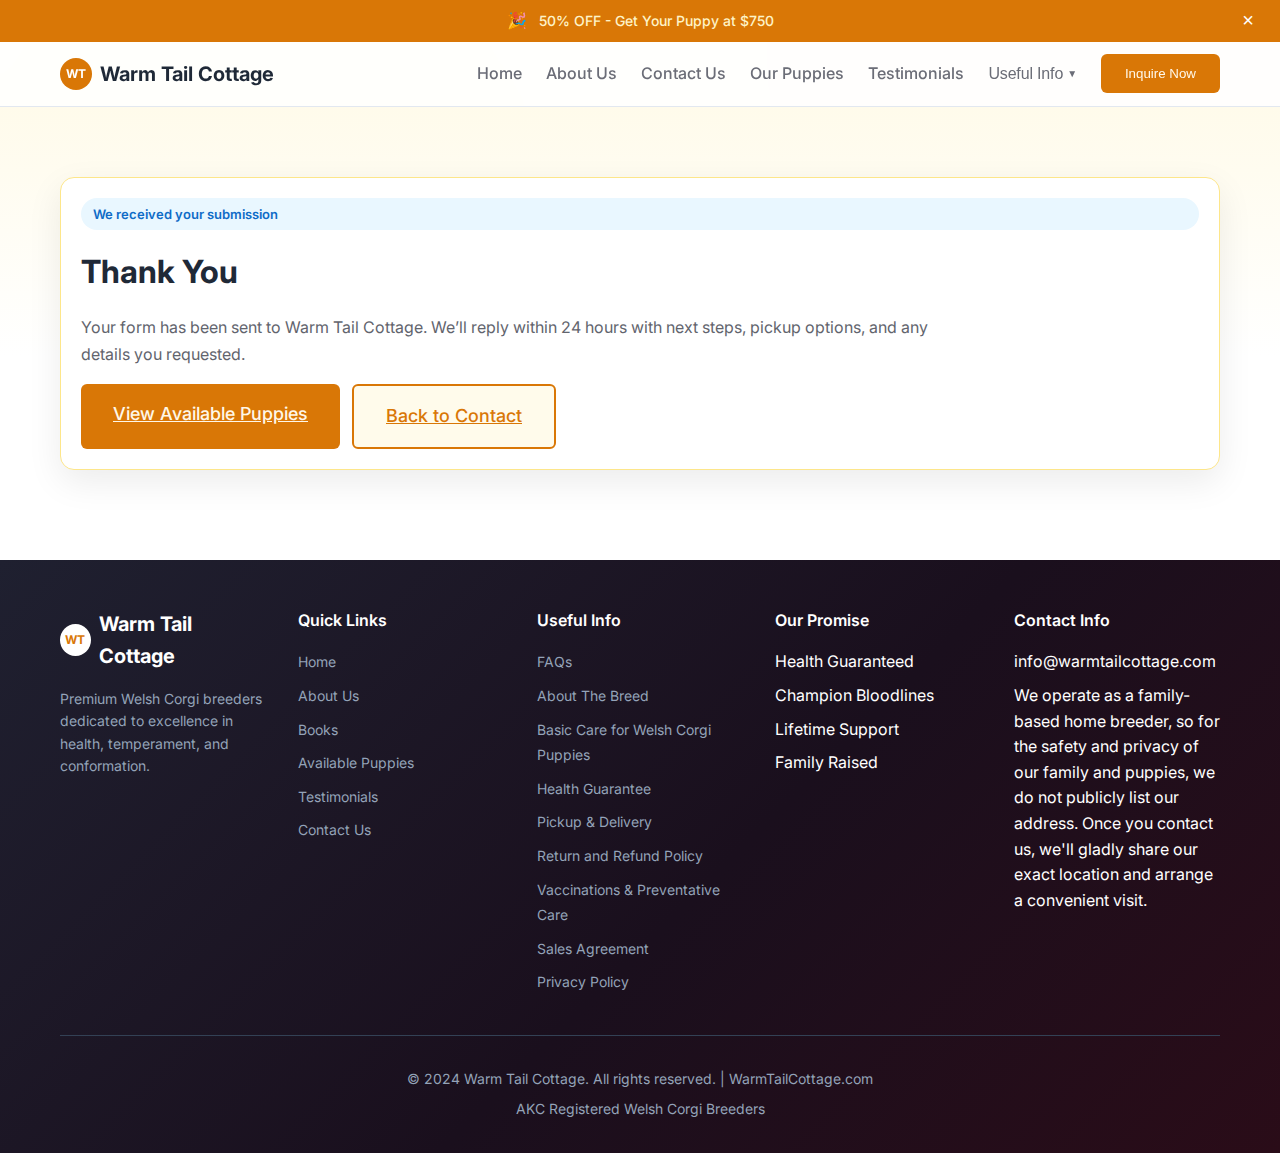
<file: thank-you.html>
<!DOCTYPE html>
<html lang="en">
<head>
    <meta charset="UTF-8">
    <meta name="viewport" content="width=device-width, initial-scale=1.0">
    <title>Thank You | Warm Tail Cottage</title>
    <meta name="description" content="Thank you for contacting Warm Tail Cottage. We will be in touch shortly about your Welsh Corgi inquiry.">
    <link rel="stylesheet" href="style.css">
    <link rel="preconnect" href="https://fonts.googleapis.com">
    <link rel="preconnect" href="https://fonts.gstatic.com" crossorigin>
    <link href="https://fonts.googleapis.com/css2?family=Inter:wght@300;400;500;600;700;800&display=swap" rel="stylesheet">
</head>
<body>
    <!-- Top Bar with Discount -->
    <div class="top-bar">
        <div class="container">
            <div class="top-bar-content">
                <span class="discount-icon">🎉</span>
                <span class="discount-text">50% OFF - Get Your Puppy at $750</span>
                <button class="discount-close">×</button>
            </div>
        </div>
    </div>

    <!-- Navigation -->
    <nav class="navbar">
        <div class="nav-container">
            <div class="nav-brand">
                <div class="logo">WT</div>
                <span class="brand-name">Warm Tail Cottage</span>
            </div>
            <div class="nav-menu">
                <a href="index.html#home" class="nav-link">Home</a>
                <a href="about.html" class="nav-link">About Us</a>
                <a href="contact.html" class="nav-link">Contact Us</a>
                <a href="available-puppies.html" class="nav-link">Our Puppies</a>
                <a href="reviews.html" class="nav-link">Testimonials</a>
                
                <!-- Useful Info Dropdown -->
                <div class="dropdown">
                    <button class="nav-link dropdown-btn">
                        Useful Info
                        <span class="dropdown-arrow">▼</span>
                    </button>
                    <div class="dropdown-content">
                        <a href="faqs.html">FAQs</a>
                        <a href="about-breed.html">About The Breed</a>
                        <a href="basic-care.html">Basic Care for Welsh Corgi Puppies</a>
                        <a href="health-guarantee.html">Health Guarantee</a>
                        <a href="pickup-delivery.html">Pickup & Delivery</a>
                        <a href="return-refund.html">Return and Refund Policy</a>
                        <a href="vaccinations.html">Vaccinations & Preventative Care</a>
                        <a href="sales-agreement.html">Sales Agreement</a>
                        <a href="privacy-policy.html">Privacy Policy</a>
                    </div>
                </div>
                <button class="cta-button" onclick="window.location.href='contact.html'">Inquire Now</button>
            </div>

            <!-- Mobile Menu Button -->
            <button class="mobile-menu-btn" aria-label="Open menu">
                <span class="hamburger-line"></span>
                <span class="hamburger-line"></span>
                <span class="hamburger-line"></span>
            </button>
        </div>
    </nav>

    <!-- Mobile Menu Overlay -->
    <div class="mobile-menu-overlay">
        <div class="mobile-menu">
            <button class="mobile-menu-close" aria-label="Close menu">&times;</button>
            <nav class="mobile-nav">
                <a href="index.html#home" class="mobile-nav-link">Home</a>
                <a href="about.html" class="mobile-nav-link">About Us</a>
                <a href="contact.html" class="mobile-nav-link">Contact Us</a>
                <a href="available-puppies.html" class="mobile-nav-link">Our Puppies</a>
                <a href="reviews.html" class="mobile-nav-link">Testimonials</a>

                <div class="mobile-nav-section">
                    <span class="mobile-nav-heading">Useful Info</span>
                    <a href="faqs.html" class="mobile-nav-link sub">FAQs</a>
                    <a href="about-breed.html" class="mobile-nav-link sub">About The Breed</a>
                    <a href="basic-care.html" class="mobile-nav-link sub">Basic Care</a>
                    <a href="health-guarantee.html" class="mobile-nav-link sub">Health Guarantee</a>
                    <a href="pickup-delivery.html" class="mobile-nav-link sub">Pickup & Delivery</a>
                    <a href="return-refund.html" class="mobile-nav-link sub">Return & Refund</a>
                    <a href="vaccinations.html" class="mobile-nav-link sub">Vaccinations</a>
                    <a href="sales-agreement.html" class="mobile-nav-link sub">Sales Agreement</a>
                    <a href="privacy-policy.html" class="mobile-nav-link sub">Privacy Policy</a>
                </div>

                <a href="contact.html" class="mobile-cta-button">Inquire Now</a>
            </nav>
        </div>
    </div>

    <main class="agreement-page">
        <div class="container">
            <div class="agreement-card">
                <div class="pill-tag">We received your submission</div>
                <h1 class="agreement-title">Thank You</h1>
                <p class="agreement-lede">Your form has been sent to Warm Tail Cottage. We’ll reply within 24 hours with next steps, pickup options, and any details you requested.</p>
                <div class="agreement-actions">
                    <a class="btn-primary" href="available-puppies.html">View Available Puppies</a>
                    <a class="btn-secondary" href="contact.html">Back to Contact</a>
                </div>
            </div>
        </div>
    </main>

    <!-- Footer -->
    <footer class="footer">
        <div class="container">
            <div class="footer-grid">
                <div class="footer-column">
                    <div class="footer-brand">
                        <div class="logo">WT</div>
                        <span class="brand-name">Warm Tail Cottage</span>
                    </div>
                    <p class="footer-description">
                        Premium Welsh Corgi breeders dedicated to excellence in health, temperament, and conformation.
                    </p>
                </div>
                
                <div class="footer-column">
                    <h4>Quick Links</h4>
                    <ul>
                        <li><a href="index.html#home">Home</a></li>
                        <li><a href="about.html">About Us</a></li>
                        <li><a href="index.html#books">Books</a></li>
                        <li><a href="available-puppies.html">Available Puppies</a></li>
                        <li><a href="reviews.html">Testimonials</a></li>
                        <li><a href="contact.html">Contact Us</a></li>
                    </ul>
                </div>
                
                <div class="footer-column">
                    <h4>Useful Info</h4>
                    <ul>
                        <li><a href="faqs.html">FAQs</a></li>
                        <li><a href="about-breed.html">About The Breed</a></li>
                        <li><a href="basic-care.html">Basic Care for Welsh Corgi Puppies</a></li>
                        <li><a href="health-guarantee.html">Health Guarantee</a></li>
                        <li><a href="pickup-delivery.html">Pickup & Delivery</a></li>
                        <li><a href="return-refund.html">Return and Refund Policy</a></li>
                        <li><a href="vaccinations.html">Vaccinations & Preventative Care</a></li>
                        <li><a href="sales-agreement.html">Sales Agreement</a></li>
                        <li><a href="privacy-policy.html">Privacy Policy</a></li>
                    </ul>
                </div>
                
                <div class="footer-column">
                    <h4>Our Promise</h4>
                    <ul>
                        <li>Health Guaranteed</li>
                        <li>Champion Bloodlines</li>
                        <li>Lifetime Support</li>
                        <li>Family Raised</li>
                    </ul>
                </div>
                
                <div class="footer-column">
                    <h4>Contact Info</h4>
                    <ul>
                        <li>info@warmtailcottage.com</li>
                        <li>We operate as a family-based home breeder, so for the safety and privacy of our family and puppies, we do not publicly list our address. Once you contact us, we'll gladly share our exact location and arrange a convenient visit.</li>
                    </ul>
                </div>
            </div>
            
            <div class="footer-bottom">
                <p>© 2024 Warm Tail Cottage. All rights reserved. | WarmTailCottage.com</p>
                <p>AKC Registered Welsh Corgi Breeders</p>
            </div>
        </div>
    </footer>

    <script src="script.js"></script>
</body>
</html>
</file>
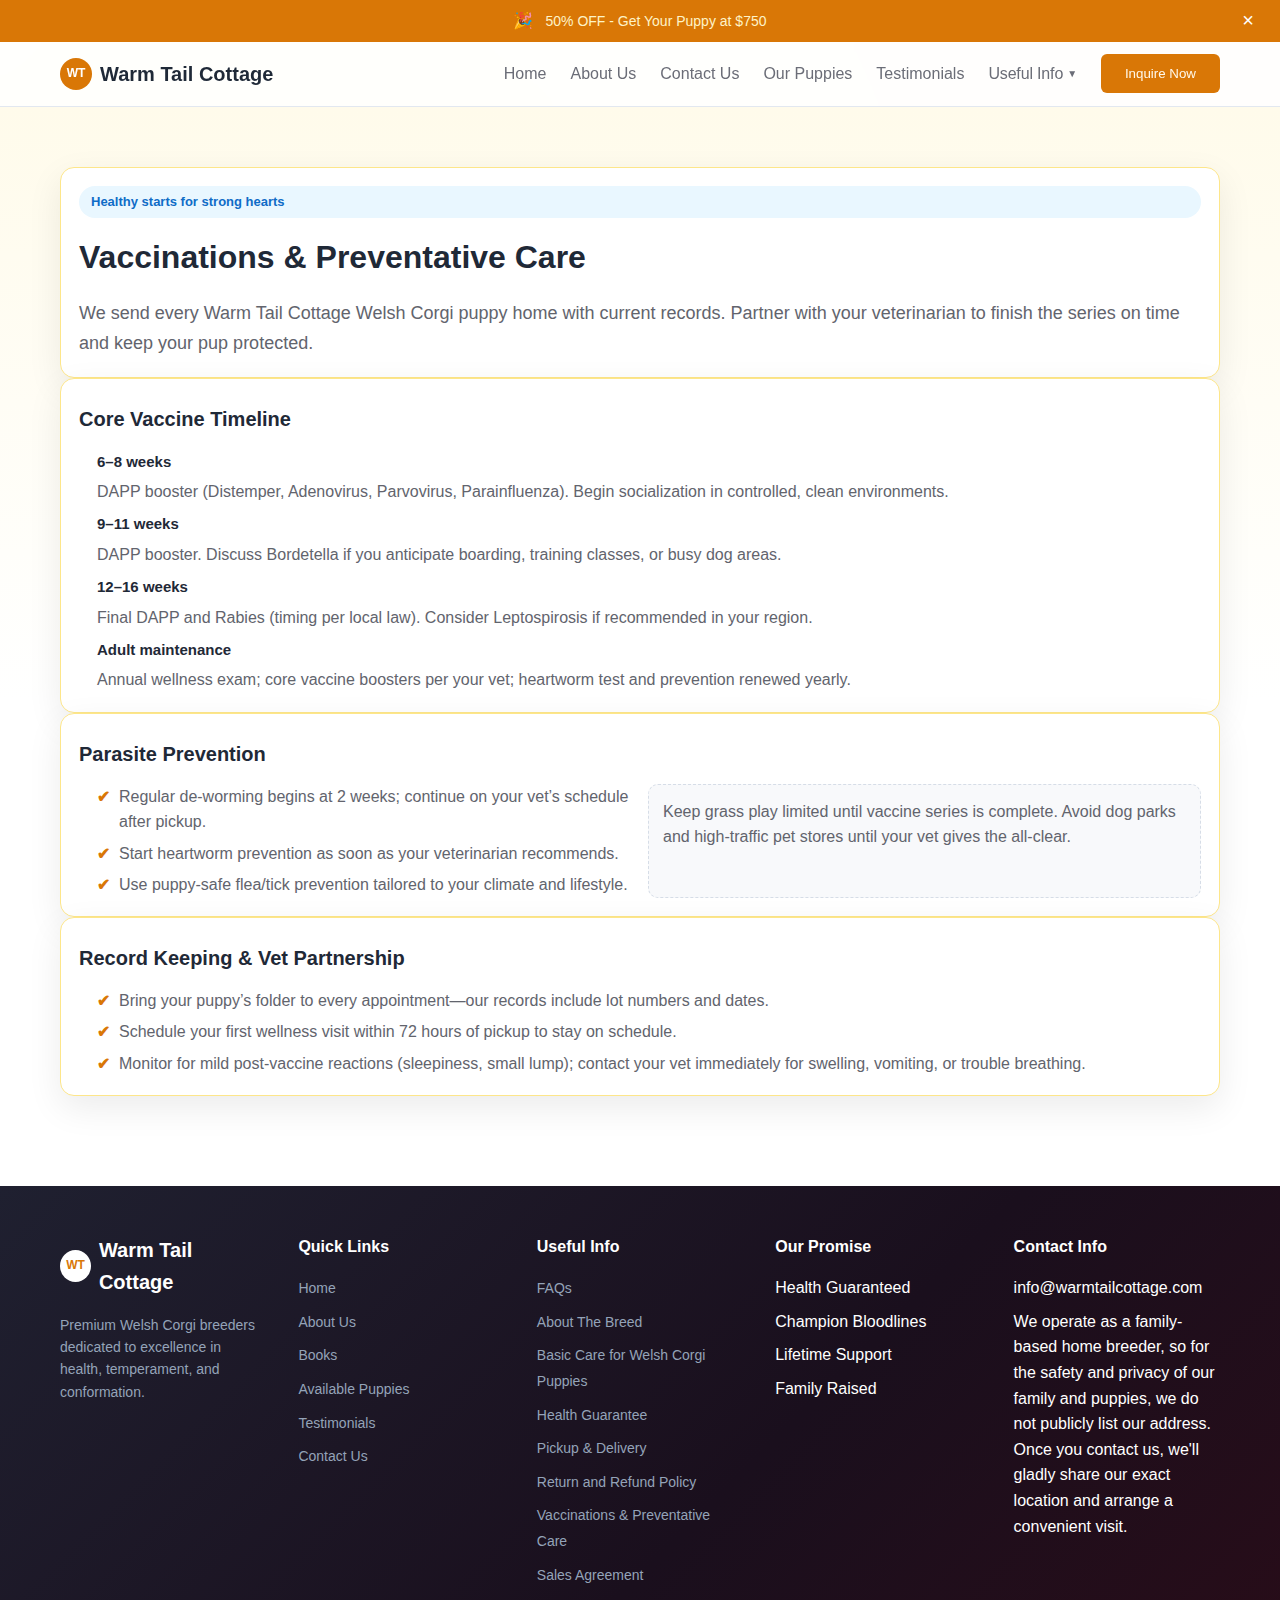
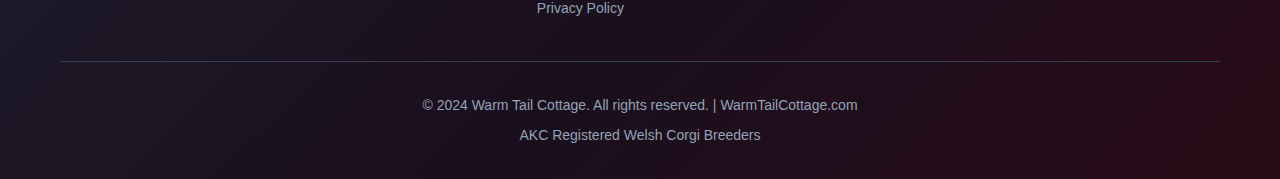
<file: vaccinations.html>
<!DOCTYPE html>
<html lang="en">
<head>
    <meta charset="UTF-8">
    <meta name="viewport" content="width=device-width, initial-scale=1.0">
    <title>Vaccinations & Preventative Care for Your Welsh Corgi Puppy | Warm Tail Cottage</title>
    <meta name="description" content="Vaccination timing, parasite prevention, and vet partnership tips for Warm Tail Cottage Welsh Corgi puppies.">
    <link rel="stylesheet" href="style.css">
</head>
<body>
            <!-- Top Bar with Discount -->
    <div class="top-bar">
        <div class="container">
            <div class="top-bar-content">
                <span class="discount-icon">🎉</span>
                <span class="discount-text">50% OFF - Get Your Puppy at $750</span>
                <button class="discount-close">×</button>
            </div>
        </div>
    </div>

    <!-- Navigation -->
    <nav class="navbar">
        <div class="nav-container">
            <div class="nav-brand">
                <div class="logo">WT</div>
                <span class="brand-name">Warm Tail Cottage</span>
            </div>
            <div class="nav-menu">
                <a href="index.html#home" class="nav-link">Home</a>
                <a href="about.html" class="nav-link">About Us</a>
                <a href="contact.html" class="nav-link">Contact Us</a>
                <a href="available-puppies.html" class="nav-link">Our Puppies</a>
                <a href="reviews.html" class="nav-link">Testimonials</a>
                
                <!-- Useful Info Dropdown -->
                <div class="dropdown">
                    <button class="nav-link dropdown-btn">
                        Useful Info
                        <span class="dropdown-arrow">▼</span>
                    </button>
                    <div class="dropdown-content">
                        <a href="faqs.html">FAQs</a>
                        <a href="about-breed.html">About The Breed</a>
                        <a href="basic-care.html">Basic Care for Welsh Corgi Puppies</a>
                        <a href="health-guarantee.html">Health Guarantee</a>
                        <a href="pickup-delivery.html">Pickup & Delivery</a>
                        <a href="return-refund.html">Return and Refund Policy</a>
                        <a href="vaccinations.html">Vaccinations & Preventative Care</a>
                        <a href="sales-agreement.html">Sales Agreement</a>
                        <a href="privacy-policy.html">Privacy Policy</a>
                    </div>
                </div>
                <button class="cta-button" onclick="window.location.href='contact.html'">Inquire Now</button>
            </div>

            <!-- Mobile Menu Button -->
            <button class="mobile-menu-btn" aria-label="Open menu">
                <span class="hamburger-line"></span>
                <span class="hamburger-line"></span>
                <span class="hamburger-line"></span>
            </button>
        </div>
    </nav>

    <!-- Mobile Menu Overlay -->
    <div class="mobile-menu-overlay">
        <div class="mobile-menu">
            <button class="mobile-menu-close" aria-label="Close menu">&times;</button>
            <nav class="mobile-nav">
                <a href="index.html#home" class="mobile-nav-link">Home</a>
                <a href="about.html" class="mobile-nav-link">About Us</a>
                <a href="contact.html" class="mobile-nav-link">Contact Us</a>
                <a href="available-puppies.html" class="mobile-nav-link">Our Puppies</a>
                <a href="reviews.html" class="mobile-nav-link">Testimonials</a>

                <div class="mobile-nav-section">
                    <span class="mobile-nav-heading">Useful Info</span>
                    <a href="faqs.html" class="mobile-nav-link sub">FAQs</a>
                    <a href="about-breed.html" class="mobile-nav-link sub">About The Breed</a>
                    <a href="basic-care.html" class="mobile-nav-link sub">Basic Care</a>
                    <a href="health-guarantee.html" class="mobile-nav-link sub">Health Guarantee</a>
                    <a href="pickup-delivery.html" class="mobile-nav-link sub">Pickup & Delivery</a>
                    <a href="return-refund.html" class="mobile-nav-link sub">Return & Refund</a>
                    <a href="vaccinations.html" class="mobile-nav-link sub">Vaccinations</a>
                    <a href="sales-agreement.html" class="mobile-nav-link sub">Sales Agreement</a>
                    <a href="privacy-policy.html" class="mobile-nav-link sub">Privacy Policy</a>
                </div>

                <a href="contact.html" class="mobile-cta-button">Inquire Now</a>
            </nav>
        </div>
    </div>

    <main class="info-page">
        <div class="container">
            <div class="info-card">
                <div class="pill-tag">Healthy starts for strong hearts</div>
                <h1>Vaccinations & Preventative Care</h1>
                <p class="info-lede">We send every Warm Tail Cottage Welsh Corgi puppy home with current records. Partner with your veterinarian to finish the series on time and keep your pup protected.</p>
            </div>

            <div class="info-card">
                <h2>Core Vaccine Timeline</h2>
                <ul class="step-list">
                    <li>
                        <span class="step-title">6–8 weeks</span>
                        <span>DAPP booster (Distemper, Adenovirus, Parvovirus, Parainfluenza). Begin socialization in controlled, clean environments.</span>
                    </li>
                    <li>
                        <span class="step-title">9–11 weeks</span>
                        <span>DAPP booster. Discuss Bordetella if you anticipate boarding, training classes, or busy dog areas.</span>
                    </li>
                    <li>
                        <span class="step-title">12–16 weeks</span>
                        <span>Final DAPP and Rabies (timing per local law). Consider Leptospirosis if recommended in your region.</span>
                    </li>
                    <li>
                        <span class="step-title">Adult maintenance</span>
                        <span>Annual wellness exam; core vaccine boosters per your vet; heartworm test and prevention renewed yearly.</span>
                    </li>
                </ul>
            </div>

            <div class="info-card">
                <h2>Parasite Prevention</h2>
                <div class="info-columns">
                    <div>
                        <ul class="checklist">
                            <li>Regular de-worming begins at 2 weeks; continue on your vet’s schedule after pickup.</li>
                            <li>Start heartworm prevention as soon as your veterinarian recommends.</li>
                            <li>Use puppy-safe flea/tick prevention tailored to your climate and lifestyle.</li>
                        </ul>
                    </div>
                    <div class="note-box">
                        Keep grass play limited until vaccine series is complete. Avoid dog parks and high-traffic pet stores until your vet gives the all-clear.
                    </div>
                </div>
            </div>

            <div class="info-card">
                <h2>Record Keeping & Vet Partnership</h2>
                <ul class="checklist">
                    <li>Bring your puppy’s folder to every appointment—our records include lot numbers and dates.</li>
                    <li>Schedule your first wellness visit within 72 hours of pickup to stay on schedule.</li>
                    <li>Monitor for mild post-vaccine reactions (sleepiness, small lump); contact your vet immediately for swelling, vomiting, or trouble breathing.</li>
                </ul>
            </div>
        </div>
    </main>

            <!-- Footer -->
    <footer class="footer">
        <div class="container">
            <div class="footer-grid">
                <div class="footer-column">
                    <div class="footer-brand">
                        <div class="logo">WT</div>
                        <span class="brand-name">Warm Tail Cottage</span>
                    </div>
                    <p class="footer-description">
                        Premium Welsh Corgi breeders dedicated to excellence in health, temperament, and conformation.
                    </p>
                </div>
                
                <div class="footer-column">
                    <h4>Quick Links</h4>
                    <ul>
                        <li><a href="index.html#home">Home</a></li>
                        <li><a href="about.html">About Us</a></li>
                        <li><a href="index.html#books">Books</a></li>
                        <li><a href="available-puppies.html">Available Puppies</a></li>
                        <li><a href="reviews.html">Testimonials</a></li>
                        <li><a href="contact.html">Contact Us</a></li>
                    </ul>
                </div>
                
                <div class="footer-column">
                    <h4>Useful Info</h4>
                    <ul>
                        <li><a href="faqs.html">FAQs</a></li>
                        <li><a href="about-breed.html">About The Breed</a></li>
                        <li><a href="basic-care.html">Basic Care for Welsh Corgi Puppies</a></li>
                        <li><a href="health-guarantee.html">Health Guarantee</a></li>
                        <li><a href="pickup-delivery.html">Pickup & Delivery</a></li>
                        <li><a href="return-refund.html">Return and Refund Policy</a></li>
                        <li><a href="vaccinations.html">Vaccinations & Preventative Care</a></li>
                        <li><a href="sales-agreement.html">Sales Agreement</a></li>
                        <li><a href="privacy-policy.html">Privacy Policy</a></li>
                    </ul>
                </div>
                
                <div class="footer-column">
                    <h4>Our Promise</h4>
                    <ul>
                        <li>Health Guaranteed</li>
                        <li>Champion Bloodlines</li>
                        <li>Lifetime Support</li>
                        <li>Family Raised</li>
                    </ul>
                </div>
                
                <div class="footer-column">
                    <h4>Contact Info</h4>
                    <ul>
                        <li>info@warmtailcottage.com</li>
                        <li>We operate as a family-based home breeder, so for the safety and privacy of our family and puppies, we do not publicly list our address. Once you contact us, we'll gladly share our exact location and arrange a convenient visit.</li>
                    </ul>
                </div>
            </div>
            
            <div class="footer-bottom">
                <p>© 2024 Warm Tail Cottage. All rights reserved. | WarmTailCottage.com</p>
                <p>AKC Registered Welsh Corgi Breeders</p>
            </div>
        </div>
    </footer>
    <script src="script.js"></script>
</body>
</html>
</file>
<file: style.css>
/* Reset and Base Styles */
* {
    margin: 0;
    padding: 0;
    box-sizing: border-box;
}

:root {
    --primary: #d97706;
    --primary-dark: #b45309;
    --accent: #dc2626;
    --ink: #1f2937;
    --muted: #62646d;
    /* Theme tokens for easy retheming */
    --cream: #fffbeb;
    --soft-cream: #fefce8;
    --card: #ffffff;
    --surface: #ffffff;
    --surface-soft: #fffbeb;
    --surface-tint: #fef3c7;
    --surface-muted: #fefce8;
    --border: #fde68a;
    --border-strong: #334155;
    --text-subtle: #94a3b8;
    --text-highlight: #fef3c7;
    --accent-soft: #fed7aa;
    --accent-rose: #fef3c7;
    --gradient-rose: #fef3c7;
    --gradient-gold: #ffedd5;
    --gradient-warm-start: #fffbeb;
    --gradient-warm-mid: #fef3c7;
    --bg-warm: #fffbeb;
    --table-header: #fef3c7;
    --table-total: #fffbeb;
    --shadow: 0 12px 35px rgba(0, 0, 0, 0.08);
}

body {
    font-family: 'Inter', -apple-system, BlinkMacSystemFont, 'Segoe UI', Roboto, sans-serif;
    line-height: 1.6;
    color: var(--ink);
    background: radial-gradient(circle at 20% 20%, var(--gradient-rose) 0, var(--gradient-rose) 20%, transparent 40%),
                radial-gradient(circle at 80% 10%, var(--gradient-gold) 0, var(--gradient-gold) 18%, transparent 40%),
                linear-gradient(to bottom, var(--cream), #ffffff);
}

.container {
    max-width: 1200px;
    margin: 0 auto;
    padding: 0 20px;
}

.container-wide {
    max-width: 1500px;
    margin: 0 auto;
    padding: 0 24px;
}

/* Top Bar with Discount */
.top-bar {
    background: var(--primary);
    color: white;
    padding: 8px 0;
    text-align: center;
    position: relative;
}

.top-bar-content {
    display: flex;
    align-items: center;
    justify-content: center;
    gap: 12px;
    font-size: 14px;
    font-weight: 500;
}

.discount-icon {
    font-size: 16px;
}

.discount-text {
    color: var(--text-highlight);
}

.discount-close {
    position: absolute;
    right: 20px;
    background: none;
    border: none;
    color: white;
    font-size: 20px;
    cursor: pointer;
    padding: 0;
    width: 24px;
    height: 24px;
    display: flex;
    align-items: center;
    justify-content: center;
    border-radius: 50%;
    transition: background-color 0.3s ease;
}

.discount-close:hover {
    background: rgba(255, 255, 255, 0.1);
}

/* Navigation */
.navbar {
    position: sticky;
    top: 0;
    z-index: 1000;
    background: rgba(255, 255, 255, 0.95);
    backdrop-filter: blur(10px);
    border-bottom: 1px solid #e2e8f0;
}

.nav-container {
    max-width: 1200px;
    margin: 0 auto;
    padding: 0 20px;
    display: flex;
    justify-content: space-between;
    align-items: center;
    height: 64px;
}

.nav-brand {
    display: flex;
    align-items: center;
    gap: 8px;
}

.logo {
    width: 32px;
    height: 32px;
    background: var(--primary);
    border-radius: 50%;
    display: flex;
    align-items: center;
    justify-content: center;
    color: white;
    font-weight: bold;
    font-size: 12px;
}

.brand-name {
    font-weight: bold;
    font-size: 20px;
    color: var(--ink);
}

.nav-menu {
    display: flex;
    align-items: center;
    gap: 24px;
}

.nav-link {
    text-decoration: none;
    color: #6b6d77;
    font-weight: 500;
    transition: color 0.3s ease;
    padding: 8px 0;
}

.nav-link:hover {
    color: var(--primary);
}

.cta-button {
    background: var(--primary);
    color: #fff7e8;
    border: none;
    padding: 12px 24px;
    border-radius: 6px;
    font-weight: 500;
    cursor: pointer;
    transition: all 0.3s ease;
}

.cta-button:hover {
    background: var(--primary-dark);
    transform: translateY(-1px);
}

/* Dropdown */
.dropdown {
    position: relative;
}

.dropdown-btn {
    color: #6b6d77;
    font-weight: 500;
    font-size: 16px;
    letter-spacing: -0.01em;
    background: none;
    border: none;
    display: flex;
    align-items: center;
    gap: 4px;
    cursor: pointer;
    padding: 8px 0;
    transition: color 0.3s ease;
}

.dropdown-arrow {
    font-size: 10px;
    transition: transform 0.3s ease;
}

.dropdown:hover .dropdown-btn {
    color: var(--primary);
}

.dropdown:hover .dropdown-arrow {
    transform: rotate(180deg);
}

.dropdown-content {
    display: none;
    position: absolute;
    top: 100%;
    left: 0;
    background: white;
    min-width: 224px;
    box-shadow: 0 10px 25px rgba(0, 0, 0, 0.1);
    border-radius: 6px;
    padding: 4px;
    z-index: 1000;
}

.dropdown:hover .dropdown-content {
    display: block;
}

.dropdown-content a {
    display: block;
    padding: 8px 12px;
    color: #1e293b;
    text-decoration: none;
    border-radius: 4px;
    font-size: 14px;
    transition: background-color 0.3s ease;
}

.dropdown-content a:hover {
    background: #f1f5f9;
}

/* Hero Section */
.hero {
    padding: 100px 20px 90px;
    position: relative;
}

.hero::after {
    content: '';
    position: absolute;
    inset: 20px 0 0;
    background: linear-gradient(135deg, var(--gradient-warm-start) 0%, var(--gradient-warm-mid) 60%, rgba(255, 255, 255, 0));
    z-index: -1;
    border-radius: 32px;
}

.hero-grid {
    max-width: 1200px;
    margin: 0 auto;
    display: grid;
    grid-template-columns: repeat(auto-fit, minmax(320px, 1fr));
    gap: 48px;
    align-items: center;
}

.hero-copy {
    max-width: 640px;
}

.badge {
    display: inline-block;
    background: #e0f7fa;
    color: var(--primary);
    padding: 4px 12px;
    border-radius: 12px;
    font-size: 14px;
    font-weight: 500;
    margin-bottom: 16px;
}

.hero-title {
    font-size: 52px;
    font-weight: 800;
    color: var(--ink);
    margin-bottom: 24px;
    line-height: 1.2;
}

.highlight {
    color: var(--primary);
}

.hero-description {
    font-size: 20px;
    color: var(--muted);
    margin-bottom: 32px;
    line-height: 1.6;
}

.hero-buttons {
    display: flex;
    gap: 16px;
    justify-content: flex-start;
    flex-wrap: wrap;
}

.btn-primary {
    background: var(--primary);
    color: #fff7e8;
    border: none;
    padding: 16px 32px;
    border-radius: 6px;
    font-size: 18px;
    font-weight: 500;
    cursor: pointer;
    transition: all 0.3s ease;
}

.btn-primary:hover {
    background: var(--primary-dark);
    transform: translateY(-2px);
}

.btn-secondary {
    background: var(--surface-soft);
    color: var(--primary);
    border: 2px solid var(--primary);
    padding: 16px 32px;
    border-radius: 6px;
    font-size: 18px;
    font-weight: 500;
    cursor: pointer;
    transition: all 0.3s ease;
}

.btn-secondary:hover {
    background: var(--primary);
    color: #fff7e8;
    transform: translateY(-2px);
}

.hero-visual {
    position: relative;
    min-height: 360px;
    display: flex;
    align-items: center;
    justify-content: center;
}

.hero-main-image {
    width: 360px;
    height: 360px;
    border-radius: 50%;
    overflow: hidden;
    border: 12px solid var(--accent-soft);
    box-shadow: var(--shadow);
    background: linear-gradient(145deg, var(--gradient-gold), var(--accent-rose));
    position: relative;
}

.hero-main-image img {
    width: 100%;
    height: 100%;
    object-fit: cover;
}

.hero-circle {
    position: absolute;
    border-radius: 50%;
    overflow: hidden;
    border: 8px solid var(--accent-soft);
    box-shadow: var(--shadow);
    background: #fff6e6;
}

.hero-circle img {
    width: 100%;
    height: 100%;
    object-fit: cover;
}

.hero-circle.top {
    width: 180px;
    height: 180px;
    top: -40px;
    right: 30px;
}

.hero-circle.bottom {
    width: 160px;
    height: 160px;
    bottom: -30px;
    left: 10px;
}

/* Dedicated Available Puppies Hero */
.sub-hero {
    padding: 80px 20px 40px;
    background: linear-gradient(135deg, var(--gradient-warm-start) 0%, var(--gradient-warm-mid) 50%, #ffffff 100%);
}

.sub-hero-grid {
    display: grid;
    grid-template-columns: repeat(auto-fit, minmax(320px, 1fr));
    gap: 32px;
    align-items: center;
}

.sub-hero-title {
    font-size: 44px;
    font-weight: 800;
    color: var(--ink);
    margin-bottom: 16px;
}

.sub-hero-lead {
    font-size: 18px;
    color: var(--muted);
    line-height: 1.7;
    margin-bottom: 20px;
}

.sub-hero-panel {
    display: flex;
    justify-content: flex-end;
}

.sub-hero-highlight {
    background: white;
    border-radius: 14px;
    padding: 20px 22px;
    box-shadow: var(--shadow);
    max-width: 420px;
    border: 1px solid var(--border);
}

.pill {
    display: inline-flex;
    background: #e0f7fa;
    color: var(--primary);
    padding: 8px 14px;
    border-radius: 999px;
    font-weight: 700;
    margin-bottom: 12px;
}

.mini-perks {
    display: grid;
    grid-template-columns: repeat(auto-fit, minmax(180px, 1fr));
    gap: 6px;
    margin-top: 12px;
}

.mini-perks span {
    color: var(--muted);
    font-weight: 600;
}

/* About Page */
.about-page {
    padding: 40px 20px 90px;
    background: linear-gradient(180deg, var(--bg-warm) 0%, #ffffff 55%);
}

.about-story h2 {
    font-size: 32px;
    color: var(--ink);
    margin-bottom: 12px;
}

.about-story p {
    color: var(--muted);
    line-height: 1.7;
    margin-bottom: 14px;
}

.about-pillars {
    margin-top: 32px;
}

.pillars-header h3 {
    font-size: 26px;
    color: var(--ink);
    margin-bottom: 6px;
}

.pillars-header p {
    color: var(--muted);
    margin-bottom: 16px;
}

.pillars-grid {
    display: grid;
    grid-template-columns: repeat(auto-fit, minmax(240px, 1fr));
    gap: 14px;
}

.pillar-card {
    background: white;
    border: 1px solid var(--border);
    border-radius: 12px;
    padding: 16px;
    box-shadow: var(--shadow);
}

.pillar-card h4 {
    font-size: 18px;
    color: var(--ink);
    margin-bottom: 6px;
}

.pillar-card p {
    color: var(--muted);
    line-height: 1.6;
    font-size: 14px;
}

.about-cta {
    margin-top: 36px;
    background: white;
    border: 1px solid var(--border);
    border-radius: 14px;
    padding: 20px 22px;
    box-shadow: var(--shadow);
    display: flex;
    align-items: center;
    justify-content: space-between;
    gap: 16px;
    flex-wrap: wrap;
}

.about-cta h3 {
    color: var(--ink);
    margin-bottom: 4px;
}

.about-cta p {
    color: var(--muted);
}

.about-cta-actions {
    display: flex;
    gap: 10px;
    flex-wrap: wrap;
}

.about-image-block {
    margin: 26px 0;
    border-radius: 14px;
    overflow: hidden;
    box-shadow: var(--shadow);
    border: 1px solid var(--border);
}

.about-image-block img {
    width: 100%;
    display: block;
    object-fit: cover;
    height: clamp(260px, 50vw, 420px);
}

.about-image-caption {
    padding: 10px 14px;
    color: var(--muted);
    background: white;
}

.about-story-grid {
    display: grid;
    grid-template-columns: repeat(auto-fit, minmax(280px, 1fr));
    gap: 20px;
    align-items: start;
    margin-bottom: 12px;
}

/* Contact Page */
.contact-page {
    padding: 40px 20px 90px;
    background: linear-gradient(180deg, var(--bg-warm) 0%, #ffffff 55%);
}

.contact-page-grid {
    display: grid;
    grid-template-columns: repeat(auto-fit, minmax(320px, 1fr));
    gap: 28px;
    align-items: start;
}

.contact-page-copy h1 {
    font-size: 34px;
    color: var(--ink);
    margin: 8px 0;
}

.contact-page-copy p {
    color: var(--muted);
}

.contact-card {
    margin-top: 16px;
    background: white;
    border-radius: 12px;
    border: 1px solid var(--border);
    padding: 16px;
    box-shadow: var(--shadow);
}

.contact-label {
    font-weight: 600;
    color: var(--ink);
    margin-top: 6px;
}

.contact-value {
    color: var(--muted);
}

.contact-form-page {
    background: white;
    border: 1px solid var(--border);
    border-radius: 10px;
    box-shadow: var(--shadow);
    padding: 18px;
    display: flex;
    flex-direction: column;
    gap: 14px;
}

.form-grid {
    display: grid;
    grid-template-columns: repeat(auto-fit, minmax(240px, 1fr));
    gap: 12px;
}

.field {
    display: flex;
    flex-direction: column;
    gap: 6px;
    color: var(--ink);
    font-weight: 600;
    font-size: 14px;
}

.field input,
.field textarea {
    width: 100%;
    padding: 12px;
    border-radius: 8px;
    border: 1px solid #d1d5db;
    font-size: 16px;
    transition: border-color 0.2s ease;
}

.field input:focus,
.field textarea:focus {
    outline: none;
    border-color: var(--primary);
}

.puppy-checkboxes {
    display: flex;
    flex-wrap: wrap;
    gap: 10px 16px;
    color: var(--muted);
    font-weight: 600;
}

.puppy-checkboxes label {
    display: inline-flex;
    align-items: center;
    gap: 8px;
}

.full-width {
    width: 100%;
    text-align: center;
}

/* Reviews Page */
.reviews-hero {
    padding: 80px 20px 40px;
    background: linear-gradient(135deg, var(--gradient-warm-start) 0%, var(--gradient-warm-mid) 50%, #ffffff 100%);
}

.reviews-hero-grid {
    display: grid;
    grid-template-columns: repeat(auto-fit, minmax(320px, 1fr));
    gap: 24px;
    align-items: center;
}

.reviews-title {
    font-size: 42px;
    color: var(--ink);
    margin: 10px 0;
}

.reviews-lead {
    color: var(--muted);
    line-height: 1.6;
}

.reviews-logo-wrap {
    display: flex;
    justify-content: flex-end;
}

.reviews-badge {
    max-width: 220px;
    width: 100%;
    border-radius: 16px;
    box-shadow: var(--shadow);
}

.reviews-page {
    padding: 30px 20px 90px;
    background: linear-gradient(180deg, var(--bg-warm) 0%, #ffffff 55%);
}

.reviews-grid {
    display: grid;
    grid-template-columns: repeat(auto-fit, minmax(280px, 1fr));
    gap: 18px;
}

.review-card {
    background: white;
    border: 1px solid var(--border);
    border-radius: 14px;
    padding: 16px;
    box-shadow: var(--shadow);
    display: flex;
    flex-direction: column;
    gap: 12px;
}

.review-header {
    display: flex;
    gap: 12px;
    align-items: center;
}

.avatar {
    width: 48px;
    height: 48px;
    background: #e7ecf3;
    color: var(--ink);
    font-weight: 800;
    border-radius: 50%;
    display: inline-flex;
    align-items: center;
    justify-content: center;
}

.review-name {
    font-weight: 700;
    color: var(--ink);
    margin-bottom: 2px;
}

.review-role {
    color: #0f9f6e;
    font-weight: 700;
    font-size: 13px;
}

.review-stars {
    color: #f5b301;
    font-size: 18px;
    font-weight: 800;
    display: flex;
    align-items: center;
    gap: 10px;
}

.review-stars .score {
    color: #6b7280;
    font-weight: 700;
}

.review-body {
    background: #f8f9fb;
    border-radius: 10px;
    padding: 12px;
    color: var(--ink);
    line-height: 1.6;
    font-size: 14px;
}

.review-footer {
    display: flex;
    align-items: center;
    gap: 10px;
    padding-top: 8px;
    border-top: 1px solid var(--border);
}

.review-logo {
    width: 40px;
    height: 40px;
    object-fit: contain;
}

.review-link {
    color: var(--ink);
    font-weight: 700;
    text-decoration: underline;
}

/* Info Pages */
.info-page {
    padding: 60px 20px 90px;
    background: linear-gradient(180deg, var(--bg-warm) 0%, #ffffff 55%);
}

.info-card {
    background: white;
    border: 1px solid var(--border);
    border-radius: 14px;
    box-shadow: var(--shadow);
    padding: 18px;
    display: grid;
    gap: 14px;
}

.info-card h1 {
    font-size: 32px;
    color: var(--ink);
}

.info-card h2 {
    font-size: 20px;
    color: var(--ink);
    margin-top: 6px;
}

.info-card h3 {
    font-size: 16px;
    color: var(--ink);
    margin-bottom: 6px;
}

.info-card p,
.info-card li {
    color: var(--muted);
    line-height: 1.7;
}

.info-card ul {
    padding-left: 18px;
    display: grid;
    gap: 6px;
}

.info-lede {
    font-size: 18px;
    color: var(--muted);
    line-height: 1.75;
}

.info-grid {
    display: grid;
    grid-template-columns: repeat(auto-fit, minmax(240px, 1fr));
    gap: 14px;
}

.info-columns {
    display: grid;
    grid-template-columns: repeat(auto-fit, minmax(260px, 1fr));
    gap: 16px;
}

.stat-card {
    background: #f0fdfa;
    border: 1px solid var(--border);
    border-radius: 10px;
    padding: 14px;
}

.stat-label {
    font-size: 11px;
    letter-spacing: 0.08em;
    color: #8a8c98;
    text-transform: uppercase;
}

.stat-value {
    font-weight: 700;
    color: var(--ink);
    font-size: 16px;
    margin-top: 6px;
}

.checklist {
    list-style: none;
    padding-left: 0;
    display: grid;
    gap: 8px;
}

.checklist li {
    position: relative;
    padding-left: 22px;
    color: var(--muted);
    line-height: 1.6;
}

.checklist li::before {
    content: "✔";
    position: absolute;
    left: 0;
    top: 0;
    color: var(--primary);
    font-weight: 700;
}

.note-box {
    background: #f8f9fb;
    border: 1px dashed #d6dde7;
    border-radius: 10px;
    padding: 14px;
    color: var(--muted);
    line-height: 1.6;
}

.step-list {
    list-style: none;
    padding-left: 0;
    display: grid;
    gap: 10px;
}

.step-list li {
    display: grid;
    gap: 4px;
}

.step-title {
    font-weight: 700;
    color: var(--ink);
    font-size: 15px;
}

.pill-tag {
    display: inline-flex;
    align-items: center;
    gap: 6px;
    background: #e9f7ff;
    color: #0f6cc7;
    padding: 6px 12px;
    border-radius: 999px;
    font-weight: 600;
    font-size: 13px;
}
/* Features Section */
.features {
    padding: 64px 20px;
    background: #f0fdfa;
}

.features-grid {
    display: grid;
    grid-template-columns: repeat(auto-fit, minmax(250px, 1fr));
    gap: 32px;
}

.feature-card {
    text-align: center;
    padding: 24px;
}

.feature-icon {
    font-size: 48px;
    margin-bottom: 16px;
}

.feature-card h3 {
    font-size: 18px;
    font-weight: 600;
    color: var(--ink);
    margin-bottom: 8px;
}

.feature-card p {
    color: #64748b;
    font-size: 14px;
}

/* Section Headers */
.section-header {
    text-align: center;
    margin-bottom: 48px;
}

.section-header h2 {
    font-size: 36px;
    font-weight: 700;
    color: var(--ink);
    margin-bottom: 16px;
}

.section-header p {
    font-size: 20px;
    color: #64748b;
    max-width: 600px;
    margin: 0 auto;
}

/* Puppies Section */
.puppies {
    padding: 100px 20px;
    background: linear-gradient(180deg, var(--bg-warm) 0%, #ffffff 55%);
}

.puppy-grid {
    display: grid;
    grid-template-columns: repeat(auto-fit, minmax(280px, 1fr));
    gap: 28px;
}

.puppy-card {
    background: white;
    border-radius: 14px;
    overflow: hidden;
    box-shadow: var(--shadow);
    display: flex;
    flex-direction: column;
    border: 1px solid var(--border);
    transition: transform 0.2s ease, box-shadow 0.2s ease;
}

.puppy-card:hover {
    transform: translateY(-4px);
    box-shadow: 0 16px 40px rgba(0, 0, 0, 0.12);
}

.puppy-photo {
    position: relative;
    height: clamp(320px, 40vw, 420px);
    overflow: hidden;
    background: var(--surface-tint);
}

.puppy-photo img {
    width: 100%;
    height: 100%;
    object-fit: cover;
    display: block;
}

.status-pill {
    position: absolute;
    top: 14px;
    left: 14px;
    background: rgba(8, 145, 178, 0.9);
    color: white;
    padding: 6px 12px;
    border-radius: 999px;
    font-size: 13px;
    font-weight: 600;
    backdrop-filter: blur(6px);
}

.puppy-body {
    padding: 20px 22px 22px;
    display: flex;
    flex-direction: column;
    gap: 12px;
}

.puppy-top {
    display: flex;
    align-items: center;
    justify-content: space-between;
}

.puppy-label {
    text-transform: uppercase;
    letter-spacing: 0.04em;
    font-size: 12px;
    color: #7a7c86;
    margin-bottom: 4px;
}

.puppy-name {
    font-size: 24px;
    font-weight: 700;
    color: var(--ink);
}

.price-tag {
    background: #e0f7fa;
    color: var(--primary);
    padding: 8px 12px;
    border-radius: 10px;
    font-weight: 700;
    font-size: 16px;
}

.puppy-meta {
    color: #7a7c86;
    font-size: 14px;
}

.puppy-line {
    color: var(--ink);
    font-weight: 500;
}

.puppy-perks {
    list-style: none;
    margin: 0;
    padding: 0;
    display: grid;
    gap: 8px;
}

.puppy-perks li {
    position: relative;
    padding-left: 28px;
    color: var(--muted);
    font-weight: 500;
}

.puppy-perks li::before {
    content: "✔";
    position: absolute;
    left: 0;
    top: 0;
    color: #10b981;
    font-weight: 800;
}

.puppy-actions {
    display: flex;
    gap: 10px;
    margin-top: 8px;
}

.puppy-actions .btn-primary,
.puppy-actions .btn-secondary {
    flex: 1;
    text-align: center;
    text-decoration: none;
}

.text-mobile {
    display: none;
}

.btn-secondary.text-mobile {
    background: var(--accent);
    color: var(--ink);
    border-color: var(--accent);
    font-weight: 700;
    justify-content: center;
    align-items: center;
}

/* Dedicated Available Puppies Page Layout */
.puppy-page {
    padding: 40px 20px 90px;
    background: linear-gradient(180deg, var(--bg-warm) 0%, #ffffff 55%);
}

.puppy-page-grid {
    display: grid;
    grid-template-columns: repeat(auto-fit, minmax(620px, 1fr));
    gap: 28px;
}

.puppy-detail-card {
    display: grid;
    grid-template-columns: minmax(300px, 0.95fr) 1.05fr;
    gap: 22px;
    background: white;
    border-radius: 14px;
    padding: 18px;
    border: 1px solid var(--border);
    box-shadow: var(--shadow);
    align-items: stretch;
}

.puppy-detail-photo {
    position: relative;
    border-radius: 12px;
    overflow: hidden;
    height: clamp(380px, 42vh, 540px);
    background: var(--surface-tint);
}

.puppy-detail-photo img {
    width: 100%;
    height: 100%;
    object-fit: cover;
    display: block;
}

.puppy-detail-body {
    display: flex;
    flex-direction: column;
    gap: 10px;
}

.quick-facts {
    display: flex;
    flex-wrap: wrap;
    gap: 10px 16px;
    color: #7a7c86;
    font-weight: 600;
}

.puppy-desc {
    color: var(--muted);
    line-height: 1.6;
}

.puppy-info {
    padding: 80px 20px;
    background: var(--surface-soft);
}

.info-grid {
    display: grid;
    grid-template-columns: repeat(auto-fit, minmax(340px, 1fr));
    gap: 24px;
    align-items: start;
}

.info-panel {
    background: white;
    border: 1px solid var(--border);
    box-shadow: var(--shadow);
    border-radius: 14px;
    padding: 24px;
    display: flex;
    flex-direction: column;
    gap: 16px;
}

.info-panel h2,
.info-panel h3 {
    font-size: 30px;
}

.info-lead {
    color: #667085;
}

.table-wrap {
    overflow-x: auto;
}

.expense-table {
    width: 100%;
    border-collapse: collapse;
    font-size: 16px;
    background: var(--surface-muted);
    border: 1px solid var(--border);
    border-radius: 12px;
    overflow: hidden;
}

.expense-table th,
.expense-table td {
    padding: 12px 14px;
    border-bottom: 1px solid var(--border);
    text-align: left;
}

.expense-table th {
    background: var(--table-header);
    font-weight: 700;
}

.expense-table tr:last-child td {
    border-bottom: none;
}

.total-row td {
    font-weight: 800;
    color: var(--primary);
    background: var(--gradient-warm-mid);
}

.info-notes {
    list-style: disc;
    padding-left: 18px;
    color: #6b7280;
    display: grid;
    gap: 6px;
}

.faq-panel {
    background: linear-gradient(135deg, var(--bg-warm), #ffffff);
}

.faq-list {
    display: grid;
    gap: 14px;
}

.faq-item h4 {
    font-size: 18px;
    margin-bottom: 6px;
}

.faq-item p {
    color: #64748b;
    line-height: 1.6;
}
}

/* About Section */
.about {
    padding: 80px 20px;
    background: white;
}

.about-content {
    display: grid;
    grid-template-columns: 1fr 1fr;
    gap: 48px;
    align-items: center;
}

.about-text h2 {
    font-size: 36px;
    font-weight: 700;
    color: var(--ink);
    margin-bottom: 24px;
}

.about-paragraphs p {
    color: #64748b;
    margin-bottom: 16px;
    line-height: 1.6;
}

.certifications {
    display: grid;
    grid-template-columns: 1fr 1fr;
    gap: 16px;
    margin-top: 32px;
}

.cert-item {
    display: flex;
    align-items: center;
    gap: 8px;
    color: #64748b;
    font-size: 14px;
}

.check-icon {
    color: #10b981;
    font-weight: bold;
}

.about-image {
    display: flex;
    justify-content: center;
}

.about-image img {
    width: 100%;
    max-width: 520px;
    border-radius: 12px;
    object-fit: cover;
    box-shadow: 0 18px 50px rgba(15, 23, 42, 0.18);
}

.image-placeholder {
    width: 100%;
    aspect-ratio: 1;
    background: linear-gradient(135deg, #e2e8f0, #cbd5e1);
    border-radius: 12px;
    display: flex;
    align-items: center;
    justify-content: center;
    font-size: 128px;
}

/* Books Section */
.books {
    padding: 80px 20px;
}

.books-grid {
    display: grid;
    grid-template-columns: repeat(auto-fit, minmax(300px, 1fr));
    gap: 32px;
}

.book-card {
    background: white;
    border-radius: 12px;
    overflow: hidden;
    box-shadow: 0 4px 6px rgba(0, 0, 0, 0.1);
    transition: box-shadow 0.3s ease;
}

.book-card:hover {
    box-shadow: 0 10px 25px rgba(0, 0, 0, 0.15);
}

.book-image {
    height: 256px;
    background: linear-gradient(135deg, #e2e8f0, #cbd5e1);
    display: flex;
    align-items: center;
    justify-content: center;
    font-size: 96px;
}

.book-info {
    padding: 24px;
}

.book-info h3 {
    font-size: 20px;
    font-weight: 600;
    color: var(--ink);
    margin-bottom: 4px;
}

.book-subtitle {
    color: #64748b;
    font-size: 14px;
    margin-bottom: 16px;
}

.book-description {
    color: #64748b;
    font-size: 14px;
    margin-bottom: 16px;
    line-height: 1.5;
}

.book-btn {
    width: 100%;
    background: transparent;
    color: var(--primary);
    border: 2px solid var(--primary);
    padding: 12px;
    border-radius: 6px;
    font-weight: 500;
    cursor: pointer;
    transition: all 0.3s ease;
}

.book-btn:hover {
    background: var(--primary);
    color: #fff7e8;
}

/* Blog Section */
.blog {
    padding: 80px 20px;
    background: #f0fdfa;
}

.blog-grid {
    display: grid;
    grid-template-columns: repeat(auto-fit, minmax(300px, 1fr));
    gap: 32px;
}

.blog-card {
    background: white;
    border-radius: 12px;
    overflow: hidden;
    box-shadow: 0 4px 6px rgba(0, 0, 0, 0.1);
    transition: all 0.3s ease;
}

.blog-card:hover {
    box-shadow: 0 10px 25px rgba(0, 0, 0, 0.15);
    transform: translateY(-4px);
}

.blog-image {
    height: 200px;
    background: linear-gradient(135deg, #e2e8f0, #cbd5e1);
    position: relative;
    overflow: hidden;
}

.blog-image img {
    width: 100%;
    height: 100%;
    object-fit: cover;
    display: block;
}

.blog-content {
    padding: 24px;
}

.blog-meta {
    display: flex;
    gap: 16px;
    margin-bottom: 16px;
    font-size: 12px;
    font-weight: 500;
}

.blog-date {
    background: #e0f7fa;
    color: var(--primary);
    padding: 4px 8px;
    border-radius: 4px;
}

.blog-author {
    color: #64748b;
}

.blog-comments {
    color: #64748b;
}

.blog-title {
    font-size: 20px;
    font-weight: 600;
    color: var(--ink);
    margin-bottom: 12px;
    line-height: 1.3;
}

.blog-excerpt {
    color: #64748b;
    font-size: 14px;
    line-height: 1.6;
    margin-bottom: 16px;
}

.blog-read-more {
    color: var(--primary);
    text-decoration: none;
    font-weight: 600;
    font-size: 14px;
    display: inline-flex;
    align-items: center;
    transition: color 0.3s ease;
}

.blog-read-more:hover {
    color: var(--primary-dark);
}

.blog-read-more::after {
    content: ' →';
    margin-left: 4px;
    transition: transform 0.3s ease;
}

.blog-read-more:hover::after {
    transform: translateX(4px);
}

/* Testimonials Section */
.testimonials {
    padding: 80px 20px;
}

.testimonials-grid {
    display: grid;
    grid-template-columns: repeat(auto-fit, minmax(300px, 1fr));
    gap: 32px;
}

.testimonial-card {
    background: white;
    padding: 24px;
    border-radius: 12px;
    box-shadow: 0 4px 6px rgba(0, 0, 0, 0.1);
}

.stars {
    font-size: 20px;
    margin-bottom: 16px;
}

.testimonial-text {
    color: #64748b;
    font-style: italic;
    margin-bottom: 16px;
    line-height: 1.6;
}

.testimonial-author {
    display: flex;
    align-items: center;
    gap: 12px;
}

.author-avatar {
    width: 40px;
    height: 40px;
    background: #e2e8f0;
    border-radius: 50%;
}

.author-name {
    font-weight: 600;
    color: var(--ink);
    margin-bottom: 2px;
}

.author-title {
    color: #64748b;
    font-size: 14px;
}

/* Contact Section */
.contact {
    padding: 80px 20px;
    background: white;
}

.contact-content {
    display: grid;
    grid-template-columns: 1fr 1fr;
    gap: 48px;
}

.contact-form {
    background: white;
    padding: 32px;
    border-radius: 12px;
    box-shadow: 0 4px 6px rgba(0, 0, 0, 0.1);
}

.form-group {
    margin-bottom: 24px;
}

.form-group label {
    display: block;
    margin-bottom: 8px;
    font-weight: 500;
    color: #374151;
}

.form-group input,
.form-group textarea {
    width: 100%;
    padding: 12px;
    border: 1px solid #d1d5db;
    border-radius: 6px;
    font-size: 16px;
    transition: border-color 0.3s ease;
}

.form-group input:focus,
.form-group textarea:focus {
    outline: none;
    border-color: var(--primary);
}

.form-helper {
    color: var(--text-subtle);
    font-size: 14px;
    margin-top: 4px;
}

.submit-btn {
    width: 100%;
    background: var(--primary);
    color: white;
    border: none;
    padding: 16px;
    border-radius: 6px;
    font-weight: 500;
    cursor: pointer;
    transition: background-color 0.3s ease;
}

.submit-btn:hover {
    background: var(--primary-dark);
}

.form-message {
    margin-top: 16px;
    padding: 12px;
    border-radius: 6px;
    display: none;
}

.form-message.success {
    background: #d1fae5;
    color: #065f46;
    border: 1px solid #10b981;
}

.form-message.error {
    background: #fee2e2;
    color: #991b1b;
    border: 1px solid #ef4444;
}

.contact-info h3 {
    font-size: 24px;
    font-weight: 600;
    color: var(--ink);
    margin-bottom: 16px;
}

/* Agreements & Policies */
.agreement-page {
    padding: 70px 20px 90px;
    background: linear-gradient(180deg, var(--bg-warm) 0%, #ffffff 55%);
}

.agreement-header {
    display: grid;
    gap: 12px;
    margin-bottom: 18px;
}

.agreement-title {
    font-size: 32px;
    color: var(--ink);
}

.agreement-lede {
    color: var(--muted);
    line-height: 1.7;
    max-width: 880px;
}

.agreement-card {
    background: #ffffff;
    border: 1px solid var(--border);
    border-radius: 14px;
    box-shadow: var(--shadow);
    padding: 20px;
    display: grid;
    gap: 16px;
}

.agreement-form {
    display: grid;
    gap: 16px;
}

.form-row {
    display: grid;
    grid-template-columns: repeat(auto-fit, minmax(260px, 1fr));
    gap: 12px;
}

.input-control {
    width: 100%;
    padding: 12px;
    border: 1px solid #d7dbe4;
    border-radius: 8px;
    font-size: 15px;
    color: var(--ink);
    transition: border-color 0.25s ease, box-shadow 0.25s ease;
}

.input-control:focus {
    outline: none;
    border-color: var(--primary);
    box-shadow: 0 0 0 3px rgba(255, 105, 135, 0.15);
}

.option-group {
    display: grid;
    gap: 10px;
}

.option-inline {
    display: grid;
    grid-template-columns: repeat(auto-fit, minmax(140px, 1fr));
    gap: 10px 16px;
}

.option-inline label {
    display: flex;
    gap: 8px;
    align-items: center;
    color: var(--muted);
    cursor: pointer;
    font-size: 14px;
}

.option-inline input {
    width: 16px;
    height: 16px;
}

.agreement-divider {
    height: 1px;
    background: #f1f5f9;
    margin: 4px 0;
}

.signature-box {
    border: 1px dashed #cbd5e1;
    border-radius: 10px;
    padding: 14px;
    background: #f8fafc;
}

.signature-line {
    width: 100%;
    padding: 12px;
    border: 1px solid #d7dbe4;
    border-radius: 8px;
    font-size: 15px;
}

.legal-list {
    display: grid;
    gap: 10px;
    color: var(--muted);
    line-height: 1.6;
}

.agreement-terms {
    display: flex;
    gap: 10px;
    align-items: flex-start;
    color: var(--muted);
}

.agreement-terms input {
    margin-top: 3px;
}

.agreement-actions {
    display: flex;
    gap: 12px;
    flex-wrap: wrap;
}

.form-status {
    margin-top: 12px;
    display: none;
}

.form-status.success {
    display: block;
    background: #d1fae5;
    color: #065f46;
    border: 1px solid #10b981;
    padding: 12px;
    border-radius: 6px;
}

.form-status.error {
    display: block;
    background: #fee2e2;
    color: #991b1b;
    border: 1px solid #ef4444;
    padding: 12px;
    border-radius: 6px;
}

.visit-description {
    color: #64748b;
    margin-bottom: 32px;
    line-height: 1.6;
}

.contact-details {
    margin-bottom: 32px;
}

.contact-item {
    display: flex;
    align-items: flex-start;
    gap: 12px;
    margin-bottom: 24px;
}

.contact-icon {
    font-size: 20px;
    margin-top: 2px;
}

.contact-label {
    font-weight: 600;
    color: var(--ink);
    margin-bottom: 2px;
}

.contact-value {
    color: #64748b;
    font-size: 14px;
}

.response-promise {
    background: #f8fafc;
    padding: 24px;
    border-radius: 8px;
}

.response-promise h4 {
    font-weight: 600;
    color: var(--ink);
    margin-bottom: 8px;
}

.response-promise p {
    color: #64748b;
    font-size: 14px;
    line-height: 1.6;
}

/* Footer */
.footer {
    background: linear-gradient(135deg, #1f2030 0%, #1a0f1d 55%, #2a0c18 100%);
    color: white;
    padding: 48px 20px 24px;
}

.footer-grid {
    display: grid;
    grid-template-columns: repeat(auto-fit, minmax(200px, 1fr));
    gap: 32px;
    margin-bottom: 32px;
}

.footer-column h4 {
    font-weight: 600;
    margin-bottom: 16px;
    color: white;
}

.footer-column ul {
    list-style: none;
}

.footer-column ul li {
    margin-bottom: 8px;
}

.footer-column ul li a {
    color: var(--text-subtle);
    text-decoration: none;
    font-size: 14px;
    transition: color 0.3s ease;
}

.footer-column ul li a:hover {
    color: white;
}

.footer-brand {
    display: flex;
    align-items: center;
    gap: 8px;
    margin-bottom: 16px;
}

.footer-brand .logo {
    background: white;
    color: var(--primary);
}

.footer-brand .brand-name {
    color: white;
}

.footer-description {
    color: var(--text-subtle);
    font-size: 14px;
    line-height: 1.6;
}

.footer-bottom {
    border-top: 1px solid var(--border-strong);
    padding-top: 32px;
    text-align: center;
    color: var(--text-subtle);
    font-size: 14px;
}

.footer-bottom p {
    margin-bottom: 8px;
}

/* Responsive Design */
@media (max-width: 768px) {
    .nav-menu {
        display: none;
    }
    
    .hero-grid {
        grid-template-columns: 1fr;
        text-align: center;
    }
    
    .hero-copy {
        text-align: center;
    }
    
    .hero-buttons {
        justify-content: center;
    }

    .puppy-grid {
        grid-template-columns: 1fr;
    }

    .puppy-actions {
        flex-direction: column;
    }

    .text-mobile {
        display: inline-flex;
    }
    
    .hero-title {
        font-size: 36px;
    }
    
    .hero-description {
        font-size: 18px;
    }
    
    .hero-buttons {
        flex-direction: column;
        align-items: center;
    }
    
    .about-content {
        grid-template-columns: 1fr;
        gap: 32px;
    }
    
    .contact-content {
        grid-template-columns: 1fr;
        gap: 32px;
    }
    
    .certifications {
        grid-template-columns: 1fr;
    }
    
    .features-grid,
    .puppies-grid,
    .books-grid,
    .testimonials-grid {
        grid-template-columns: 1fr;
    }
    
    .footer-grid {
        grid-template-columns: 1fr;
        text-align: center;
    }

    .sub-hero-grid {
        grid-template-columns: 1fr;
    }

    .sub-hero-panel {
        justify-content: flex-start;
    }

    .puppy-page-grid {
        grid-template-columns: 1fr;
    }

    .info-grid {
        grid-template-columns: 1fr;
    }

    .puppy-detail-card {
        grid-template-columns: 1fr;
    }

    .puppy-photo {
        height: clamp(340px, 55vw, 420px);
    }

    .puppy-detail-photo {
        height: clamp(340px, 55vw, 460px);
    }
}

@media (max-width: 1024px) {
    .container-wide {
        padding: 0 20px;
    }

    .puppy-detail-card {
        grid-template-columns: 1fr;
    }

    .puppy-detail-photo {
        height: clamp(340px, 50vw, 480px);
    }

    .info-panel h2,
    .info-panel h3 {
        font-size: 26px;
    }
}

@media (max-width: 480px) {
    .container {
        padding: 0 16px;
    }

    .container-wide {
        padding: 0 16px;
    }

    .hero {
        padding: 60px 16px;
    }

    .section-header h2 {
        font-size: 28px;
    }

    .about-text h2 {
        font-size: 28px;
    }

    .hero-title {
        font-size: 32px;
    }

    .about-cta {
        flex-direction: column;
        align-items: flex-start;
    }

    .form-grid {
        grid-template-columns: 1fr;
    }
}

/* Mobile Menu */
.mobile-menu-btn {
    display: none;
    flex-direction: column;
    justify-content: center;
    align-items: center;
    gap: 5px;
    width: 40px;
    height: 40px;
    background: none;
    border: none;
    cursor: pointer;
    padding: 8px;
    z-index: 1001;
}

.hamburger-line {
    display: block;
    width: 24px;
    height: 2px;
    background: var(--ink);
    border-radius: 2px;
    transition: all 0.3s ease;
}

.mobile-menu-btn.active .hamburger-line:nth-child(1) {
    transform: rotate(45deg) translate(5px, 5px);
}

.mobile-menu-btn.active .hamburger-line:nth-child(2) {
    opacity: 0;
}

.mobile-menu-btn.active .hamburger-line:nth-child(3) {
    transform: rotate(-45deg) translate(5px, -5px);
}

.mobile-menu-overlay {
    position: fixed;
    top: 0;
    left: 0;
    right: 0;
    bottom: 0;
    background: rgba(0, 0, 0, 0.5);
    z-index: 9999;
    opacity: 0;
    visibility: hidden;
    transition: opacity 0.3s ease, visibility 0.3s ease;
}

.mobile-menu-overlay.active {
    opacity: 1;
    visibility: visible;
}

.mobile-menu {
    position: absolute;
    top: 0;
    right: 0;
    width: 100%;
    max-width: 320px;
    height: 100%;
    background: white;
    box-shadow: -4px 0 20px rgba(0, 0, 0, 0.15);
    transform: translateX(100%);
    transition: transform 0.3s ease;
    overflow-y: auto;
}

.mobile-menu-overlay.active .mobile-menu {
    transform: translateX(0);
}

.mobile-menu-close {
    position: absolute;
    top: 16px;
    right: 16px;
    width: 40px;
    height: 40px;
    background: none;
    border: none;
    font-size: 32px;
    color: var(--ink);
    cursor: pointer;
    display: flex;
    align-items: center;
    justify-content: center;
    border-radius: 50%;
    transition: background 0.2s ease;
}

.mobile-menu-close:hover {
    background: #f1f5f9;
}

.mobile-nav {
    display: flex;
    flex-direction: column;
    padding: 70px 24px 32px;
    gap: 4px;
}

.mobile-nav-link {
    display: block;
    padding: 14px 16px;
    color: var(--ink);
    text-decoration: none;
    font-size: 16px;
    font-weight: 500;
    border-radius: 8px;
    transition: background 0.2s ease, color 0.2s ease;
}

.mobile-nav-link:hover {
    background: #f8fafc;
    color: var(--primary);
}

.mobile-nav-link.sub {
    padding: 10px 16px 10px 24px;
    font-size: 14px;
    color: var(--muted);
}

.mobile-nav-link.sub:hover {
    color: var(--primary);
}

.mobile-nav-section {
    margin-top: 8px;
    padding-top: 8px;
    border-top: 1px solid #e2e8f0;
}

.mobile-nav-heading {
    display: block;
    padding: 14px 16px 8px;
    font-size: 12px;
    font-weight: 600;
    text-transform: uppercase;
    letter-spacing: 0.05em;
    color: var(--muted);
}

.mobile-cta-button {
    display: block;
    margin-top: 16px;
    padding: 16px 24px;
    background: var(--primary);
    color: white;
    text-decoration: none;
    text-align: center;
    font-weight: 600;
    border-radius: 8px;
    transition: background 0.2s ease;
}

.mobile-cta-button:hover {
    background: var(--primary-dark);
}

@media (max-width: 768px) {
    .mobile-menu-btn {
        display: flex;
    }
}

/* Prevent body scroll when menu is open */
body.mobile-menu-open {
    overflow: hidden;
}
</file>
